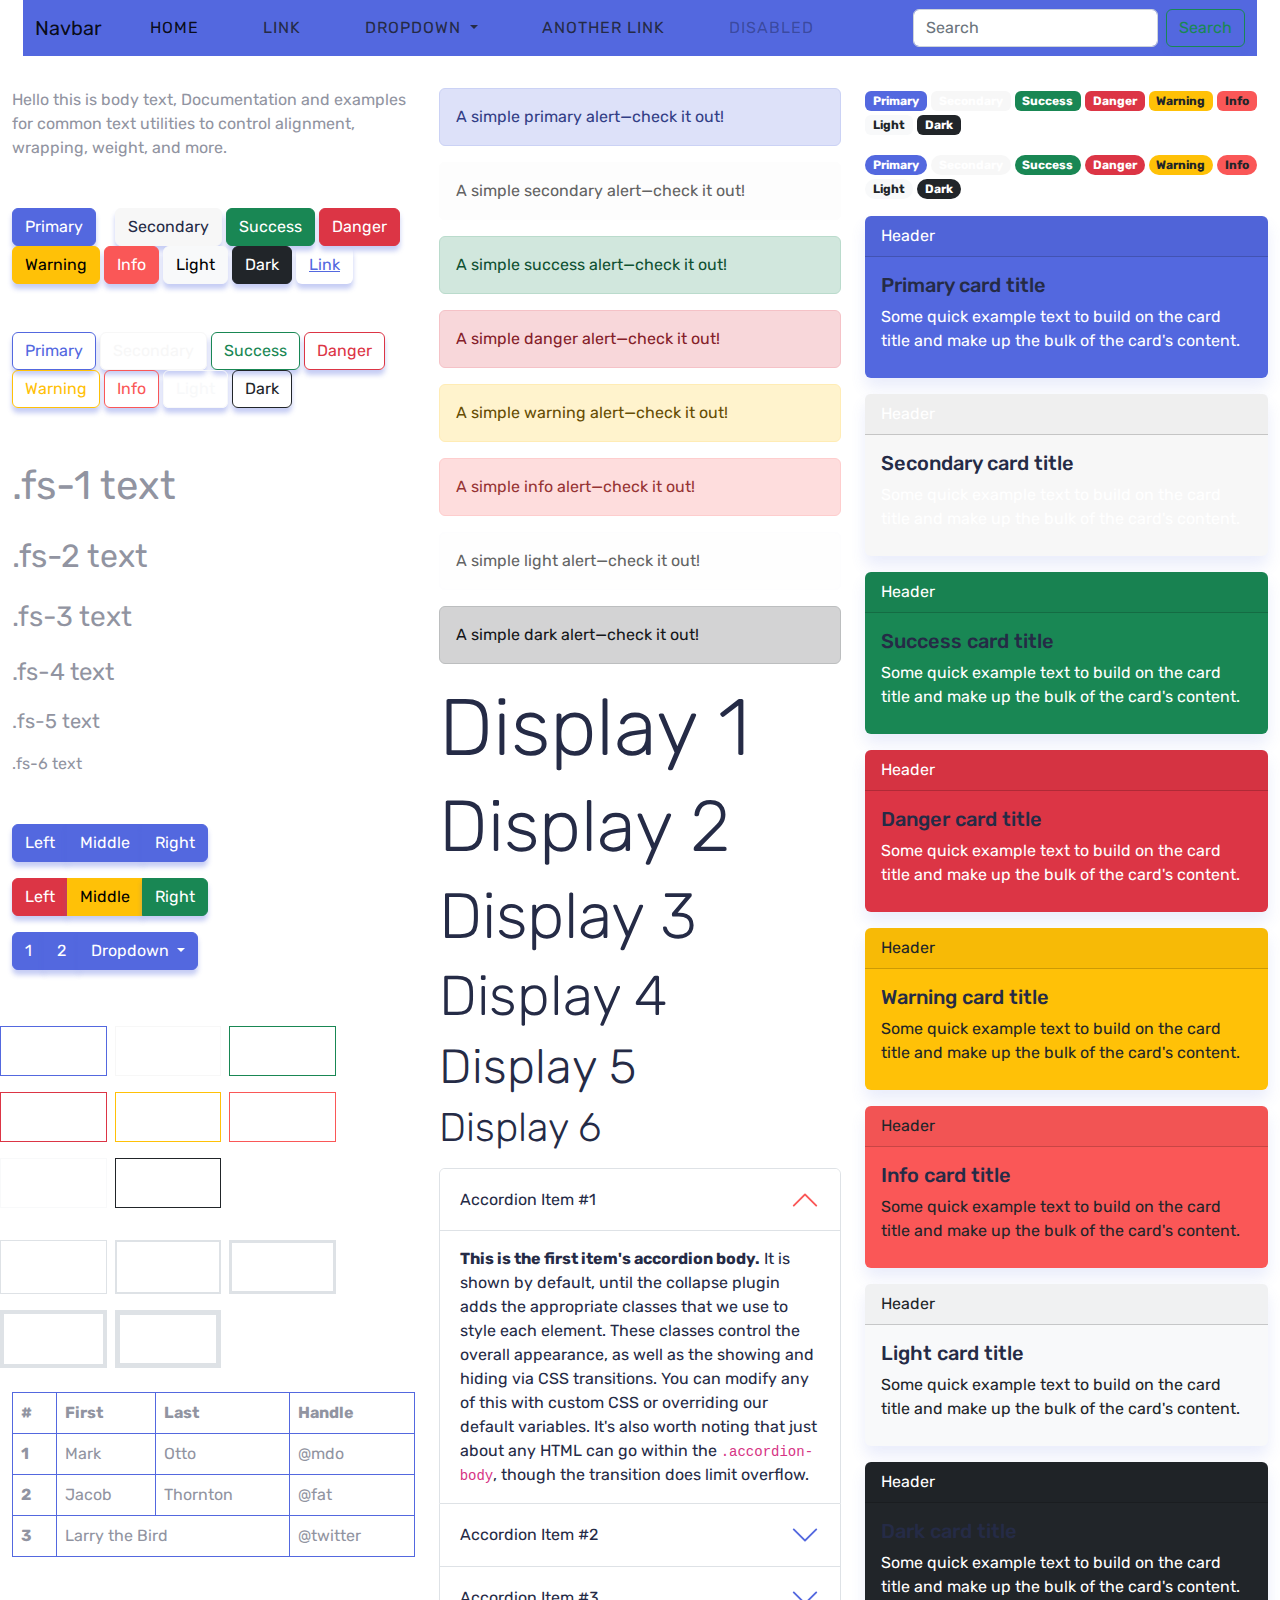
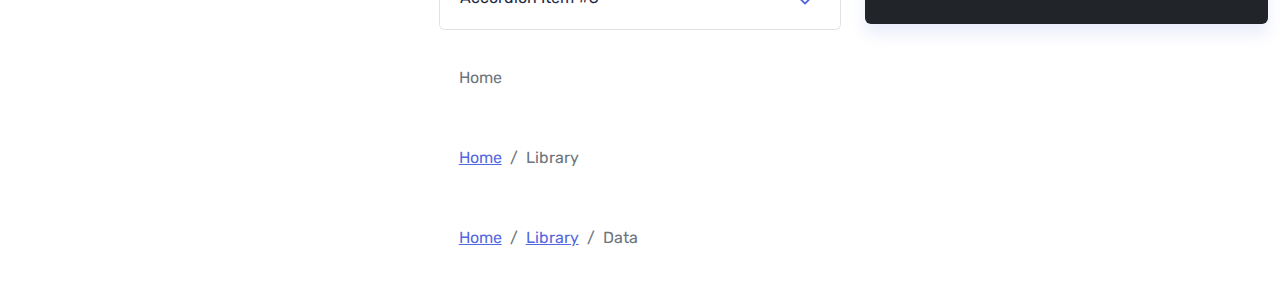
<file: theming-kit.html>
<!DOCTYPE html>
<html lang="en">
<head>
    <meta charset="UTF-8">
    <meta name="viewport" content="width=device-width, initial-scale=1">
    <title>Bootstrap v5 Themekit</title>
    <link rel="stylesheet" href="assets/css/style.css">
    <link rel="preconnect" href="https://fonts.googleapis.com">
    <link rel="preconnect" href="https://fonts.gstatic.com" crossorigin>
    <link href="https://fonts.googleapis.com/css2?family=Rubik:wght@400;500&display=swap" rel="stylesheet">
</head>
<body>
    <nav class="navbar navbar-expand-lg navbar-light bg-primary">
        <div class="container-fluid">
          <a class="navbar-brand" href="#">Navbar</a>
          <button class="navbar-toggler" type="button" data-bs-toggle="collapse" data-bs-target="#navbarSupportedContent" aria-controls="navbarSupportedContent" aria-expanded="false" aria-label="Toggle navigation">
            <span class="navbar-toggler-icon"></span>
          </button>
          <div class="collapse navbar-collapse" id="navbarSupportedContent">
            <ul class="navbar-nav me-auto mb-2 mb-lg-0">
              <li class="nav-item">
                <a class="nav-link active" aria-current="page" href="#">Home</a>
              </li>
              <li class="nav-item">
                <a class="nav-link" href="#">Link</a>
              </li>
              <li class="nav-item dropdown">
                <a class="nav-link dropdown-toggle" href="#" id="navbarDropdown" role="button" data-bs-toggle="dropdown" aria-expanded="false">
                  Dropdown
                </a>
                <ul class="dropdown-menu" aria-labelledby="navbarDropdown">
                  <li><a class="dropdown-item" href="#">Action</a></li>
                  <li><a class="dropdown-item" href="#">Another action</a></li>
                  <li><hr class="dropdown-divider"></li>
                  <li><a class="dropdown-item" href="#">Something else here</a></li>
                </ul>
              </li>
              <li class="nav-item">
                <a class="nav-link" href="#" tabindex="-1" aria-disabled="true">Another Link</a>
              </li>  
              <li class="nav-item">
                <a class="nav-link disabled" href="#" tabindex="-1" aria-disabled="true">Disabled</a>
              </li>
            </ul>
            <form class="d-flex">
              <input class="form-control me-2" type="search" placeholder="Search" aria-label="Search">
              <button class="btn btn-outline-success" type="submit">Search</button>
            </form>
          </div>
        </div>
      </nav>
    <div class="container-xxl">
        <div class="row mt-3">
            <div class="col-lg-4 col-md-6">
               <div class="mt-3 mb-3">
                <p>Hello this is body text, Documentation and examples for common text utilities to control 
                    alignment, wrapping, weight, and more.</p>
               </div>

                <div class="mt-5 mb-5">
                    <button type="button" class="btn btn-primary">Primary</button>
                    <button type="button" class="btn btn-secondary">Secondary</button>
                    <button type="button" class="btn btn-success">Success</button>
                    <button type="button" class="btn btn-danger">Danger</button>
                    <button type="button" class="btn btn-warning">Warning</button>
                    <button type="button" class="btn btn-info">Info</button>
                    <button type="button" class="btn btn-light">Light</button>
                    <button type="button" class="btn btn-dark">Dark</button>
                    <button type="button" class="btn btn-link">Link</button>
                </div>
                <div class="mt-5 mb-5">
                    <button type="button" class="btn btn-outline-primary">Primary</button>
                    <button type="button" class="btn btn-outline-secondary">Secondary</button>
                    <button type="button" class="btn btn-outline-success">Success</button>
                    <button type="button" class="btn btn-outline-danger">Danger</button>
                    <button type="button" class="btn btn-outline-warning">Warning</button>
                    <button type="button" class="btn btn-outline-info">Info</button>
                    <button type="button" class="btn btn-outline-light">Light</button>
                    <button type="button" class="btn btn-outline-dark">Dark</button>
                </div>
                <div class="mt-3 mb-3">
                  <p class="fs-1">.fs-1 text</p>
                  <p class="fs-2">.fs-2 text</p>
                  <p class="fs-3">.fs-3 text</p>
                  <p class="fs-4">.fs-4 text</p>
                  <p class="fs-5">.fs-5 text</p>
                  <p class="fs-6">.fs-6 text</p>
                </div>
                <div class="mt-5 mb-3">
                    <div class="btn-group" role="group" aria-label="Basic example">
                        <button type="button" class="btn btn-primary">Left</button>
                        <button type="button" class="btn btn-primary">Middle</button>
                        <button type="button" class="btn btn-primary">Right</button>
                      </div>
                </div>
                <div class="mt-3 mb-3">
                    <div class="btn-group" role="group" aria-label="Basic mixed styles example">
                        <button type="button" class="btn btn-danger">Left</button>
                        <button type="button" class="btn btn-warning">Middle</button>
                        <button type="button" class="btn btn-success">Right</button>
                      </div>
                </div>
                <div class="mt-3 mb-3">
                  <div class="btn-group" role="group" aria-label="Button group with nested dropdown">
                    <button type="button" class="btn btn-primary">1</button>
                    <button type="button" class="btn btn-primary">2</button>
                  
                    <div class="btn-group" role="group">
                      <button id="btnGroupDrop1" type="button" class="btn btn-primary dropdown-toggle" data-bs-toggle="dropdown" aria-expanded="false">
                        Dropdown
                      </button>
                      <ul class="dropdown-menu" aria-labelledby="btnGroupDrop1">
                        <li><a class="dropdown-item" href="#">Dropdown link</a></li>
                        <li><a class="dropdown-item" href="#">Dropdown link</a></li>
                      </ul>
                    </div>
                  </div>
                  <div class="row mt-5 mb-3">
                    <div class="col-3 p-4 border border-primary me-2 my-2"></div>
                    <div class="col-3 p-4 border border-secondary me-2 my-2"></div>
                    <div class="col-3 p-4 border border-success me-2 my-2"></div>
                    <div class="col-3 p-4 border border-danger me-2 my-2"></div>
                    <div class="col-3 p-4 border border-warning me-2 my-2"></div>
                    <div class="col-3 p-4 border border-info me-2 my-2"></div>
                    <div class="col-3 p-4 border border-light me-2 my-2"></div>
                    <div class="col-3 p-4 border border-dark me-2 my-2"></div>
                    <div class="col-3 p-4 border border-white me-2 my-2"></div>
                  </div>
                  <div class="row mt-3 mb-3 d-flex d-block">
                    <div class="col-3 p-4 border border-1 me-2 my-2"></div>
                    <div class="col-3 p-4 border border-2 me-2 my-2"></div>
                    <div class="col-3 p-4 border border-3 me-2 my-2"></div>
                    <div class="col-3 p-4 border border-4 me-2 my-2"></div>
                    <div class="col-3 p-4 border border-5 me-2 my-2"></div>
                  </div>
                 
                  <div class="mt-3 mb-3">
                    <table class="table table-bordered border-primary">
                      <thead>
                        <tr>
                          <th scope="col">#</th>
                          <th scope="col">First</th>
                          <th scope="col">Last</th>
                          <th scope="col">Handle</th>
                        </tr>
                      </thead>
                      <tbody>
                        <tr>
                          <th scope="row">1</th>
                          <td>Mark</td>
                          <td>Otto</td>
                          <td>@mdo</td>
                        </tr>
                        <tr>
                          <th scope="row">2</th>
                          <td>Jacob</td>
                          <td>Thornton</td>
                          <td>@fat</td>
                        </tr>
                        <tr>
                          <th scope="row">3</th>
                          <td colspan="2">Larry the Bird</td>
                          <td>@twitter</td>
                        </tr>
                      </tbody>
                    </table>
                  </div>
                </div>
              </div>
       
        <div class="col-lg-4 col-md-6">
            <div class="mt-3 mb-3">
                <div class="alert alert-primary" role="alert">
                    A simple primary alert—check it out!
                  </div>
                  <div class="alert alert-secondary" role="alert">
                    A simple secondary alert—check it out!
                  </div>
                  <div class="alert alert-success" role="alert">
                    A simple success alert—check it out!
                  </div>
                  <div class="alert alert-danger" role="alert">
                    A simple danger alert—check it out!
                  </div>
                  <div class="alert alert-warning" role="alert">
                    A simple warning alert—check it out!
                  </div>
                  <div class="alert alert-info" role="alert">
                    A simple info alert—check it out!
                  </div>
                  <div class="alert alert-light" role="alert">
                    A simple light alert—check it out!
                  </div>
                  <div class="alert alert-dark" role="alert">
                    A simple dark alert—check it out!
                  </div>
            </div>
            <div class="mt-3 mb-3">
                <h1 class="display-1">Display 1</h1>
                <h1 class="display-2">Display 2</h1>
                <h1 class="display-3">Display 3</h1>
                <h1 class="display-4">Display 4</h1>
                <h1 class="display-5">Display 5</h1>
                <h1 class="display-6">Display 6</h1>
            </div>
            <div class="mt-3 mb-3">
              <div class="accordion" id="accordionPanelsStayOpenExample">
                <div class="accordion-item">
                  <h2 class="accordion-header" id="panelsStayOpen-headingOne">
                    <button class="accordion-button" type="button" data-bs-toggle="collapse" data-bs-target="#panelsStayOpen-collapseOne" aria-expanded="true" aria-controls="panelsStayOpen-collapseOne">
                      Accordion Item #1
                    </button>
                  </h2>
                  <div id="panelsStayOpen-collapseOne" class="accordion-collapse collapse show" aria-labelledby="panelsStayOpen-headingOne">
                    <div class="accordion-body">
                      <strong>This is the first item's accordion body.</strong> It is shown by default, until the collapse plugin adds the appropriate classes that we use to style each element. These classes control the overall appearance, as well as the showing and hiding via CSS transitions. You can modify any of this with custom CSS or overriding our default variables. It's also worth noting that just about any HTML can go within the <code>.accordion-body</code>, though the transition does limit overflow.
                    </div>
                  </div>
                </div>
                <div class="accordion-item">
                  <h2 class="accordion-header" id="panelsStayOpen-headingTwo">
                    <button class="accordion-button collapsed" type="button" data-bs-toggle="collapse" data-bs-target="#panelsStayOpen-collapseTwo" aria-expanded="false" aria-controls="panelsStayOpen-collapseTwo">
                      Accordion Item #2
                    </button>
                  </h2>
                  <div id="panelsStayOpen-collapseTwo" class="accordion-collapse collapse" aria-labelledby="panelsStayOpen-headingTwo">
                    <div class="accordion-body">
                      <strong>This is the second item's accordion body.</strong> It is hidden by default, until the collapse plugin adds the appropriate classes that we use to style each element. These classes control the overall appearance, as well as the showing and hiding via CSS transitions. You can modify any of this with custom CSS or overriding our default variables. It's also worth noting that just about any HTML can go within the <code>.accordion-body</code>, though the transition does limit overflow.
                    </div>
                  </div>
                </div>
                <div class="accordion-item">
                  <h2 class="accordion-header" id="panelsStayOpen-headingThree">
                    <button class="accordion-button collapsed" type="button" data-bs-toggle="collapse" data-bs-target="#panelsStayOpen-collapseThree" aria-expanded="false" aria-controls="panelsStayOpen-collapseThree">
                      Accordion Item #3
                    </button>
                  </h2>
                  <div id="panelsStayOpen-collapseThree" class="accordion-collapse collapse" aria-labelledby="panelsStayOpen-headingThree">
                    <div class="accordion-body">
                      <strong>This is the third item's accordion body.</strong> It is hidden by default, until the collapse plugin adds the appropriate classes that we use to style each element. These classes control the overall appearance, as well as the showing and hiding via CSS transitions. You can modify any of this with custom CSS or overriding our default variables. It's also worth noting that just about any HTML can go within the <code>.accordion-body</code>, though the transition does limit overflow.
                    </div>
                  </div>
                </div>
              </div>
          </div>
          <div class="mt-3 mb-3">
            <nav aria-label="breadcrumb">
              <ol class="breadcrumb">
                <li class="breadcrumb-item active" aria-current="page">Home</li>
              </ol>
            </nav>
            
            <nav aria-label="breadcrumb">
              <ol class="breadcrumb">
                <li class="breadcrumb-item"><a href="#">Home</a></li>
                <li class="breadcrumb-item active" aria-current="page">Library</li>
              </ol>
            </nav>
            
            <nav aria-label="breadcrumb">
              <ol class="breadcrumb">
                <li class="breadcrumb-item"><a href="#">Home</a></li>
                <li class="breadcrumb-item"><a href="#">Library</a></li>
                <li class="breadcrumb-item active" aria-current="page">Data</li>
              </ol>
            </nav>
          </div>
        </div>
        
        <div class="col-lg-4 col-md-6">
            <div class="mt-3 mb-3">
                <span class="badge bg-primary">Primary</span>
                <span class="badge bg-secondary">Secondary</span>
                <span class="badge bg-success">Success</span>
                <span class="badge bg-danger">Danger</span>
                <span class="badge bg-warning text-dark">Warning</span>
                <span class="badge bg-info text-dark">Info</span>
                <span class="badge bg-light text-dark">Light</span>
                <span class="badge bg-dark">Dark</span>
            </div>
            <div class="mt-3 mb-3">
              <span class="badge rounded-pill bg-primary">Primary</span>
              <span class="badge rounded-pill bg-secondary">Secondary</span>
              <span class="badge rounded-pill bg-success">Success</span>
              <span class="badge rounded-pill bg-danger">Danger</span>
              <span class="badge rounded-pill bg-warning text-dark">Warning</span>
              <span class="badge rounded-pill bg-info text-dark">Info</span>
              <span class="badge rounded-pill bg-light text-dark">Light</span>
              <span class="badge rounded-pill bg-dark">Dark</span>
            </div>
            
            <div class="mt-3 mb-3">
                <div class="card text-white bg-primary mb-3">
                    <div class="card-header">Header</div>
                    <div class="card-body">
                      <h5 class="card-title">Primary card title</h5>
                      <p class="card-text">Some quick example text to build on the card title and make up the bulk of the card's content.</p>
                    </div>
                  </div>
                  <div class="card text-white bg-secondary mb-3">
                    <div class="card-header">Header</div>
                    <div class="card-body">
                      <h5 class="card-title">Secondary card title</h5>
                      <p class="card-text">Some quick example text to build on the card title and make up the bulk of the card's content.</p>
                    </div>
                  </div>
                  <div class="card text-white bg-success mb-3">
                    <div class="card-header">Header</div>
                    <div class="card-body">
                      <h5 class="card-title">Success card title</h5>
                      <p class="card-text">Some quick example text to build on the card title and make up the bulk of the card's content.</p>
                    </div>
                  </div>
                  <div class="card text-white bg-danger mb-3">
                    <div class="card-header">Header</div>
                    <div class="card-body">
                      <h5 class="card-title">Danger card title</h5>
                      <p class="card-text">Some quick example text to build on the card title and make up the bulk of the card's content.</p>
                    </div>
                  </div>
                  <div class="card text-dark bg-warning mb-3">
                    <div class="card-header">Header</div>
                    <div class="card-body">
                      <h5 class="card-title">Warning card title</h5>
                      <p class="card-text">Some quick example text to build on the card title and make up the bulk of the card's content.</p>
                    </div>
                  </div>
                  <div class="card text-dark bg-info mb-3">
                    <div class="card-header">Header</div>
                    <div class="card-body">
                      <h5 class="card-title">Info card title</h5>
                      <p class="card-text">Some quick example text to build on the card title and make up the bulk of the card's content.</p>
                    </div>
                  </div>
                  <div class="card text-dark bg-light mb-3">
                    <div class="card-header">Header</div>
                    <div class="card-body">
                      <h5 class="card-title">Light card title</h5>
                      <p class="card-text">Some quick example text to build on the card title and make up the bulk of the card's content.</p>
                    </div>
                  </div>
                  <div class="card text-white bg-dark mb-3">
                    <div class="card-header">Header</div>
                    <div class="card-body">
                      <h5 class="card-title">Dark card title</h5>
                      <p class="card-text">Some quick example text to build on the card title and make up the bulk of the card's content.</p>
                    </div>
                  </div>
            </div>
        </div>
    </div>
    </div>

    <script src="https://cdn.jsdelivr.net/npm/@popperjs/core@2.9.3/dist/umd/popper.min.js" integrity="sha384-W8fXfP3gkOKtndU4JGtKDvXbO53Wy8SZCQHczT5FMiiqmQfUpWbYdTil/SxwZgAN" crossorigin="anonymous"></script>
<script src="https://cdn.jsdelivr.net/npm/bootstrap@5.1.1/dist/js/bootstrap.min.js" integrity="sha384-skAcpIdS7UcVUC05LJ9Dxay8AXcDYfBJqt1CJ85S/CFujBsIzCIv+l9liuYLaMQ/" crossorigin="anonymous"></script>
    <!-- <script src="assets/js/popper.min.js"></script> -->
</body>
</html>
</file>
<file: assets/css/style.css>
@charset "UTF-8";
.btn.btn-primary:hover {
  color: #5368df;
  background-color: #fff;
  border-color: #5368df;
}

.btn.btn-secondary {
  color: #252b46;
}
.btn.btn-secondary:hover {
  color: #252b46;
  background-color: #fff;
  border-color: #252b46;
}

.mt-12 {
  margin-top: 10rem;
}

/*

$accordion-icon-width:                    1.25rem !default;
$accordion-icon-transition:               transform .2s ease-in-out !default;
$accordion-icon-transform:                rotate(-180deg) !default;

$accordion-button-icon:         url("data:image/svg+xml,
<svg xmlns='http://www.w3.org/2000/svg' viewBox='0 0 16 16' fill='#5368df'>
<path fill-rule='evenodd' d='M1.646 4.646a.5.5 0 0 1 .708 0L8 10.293l5.646-5.647a.5.5 0 0 1 .708.708l-6 6a.5.5 0 0 1-.708 0l-6-6a.5.5 0 0 1 0-.708z'/>
</svg>") !default;

$accordion-button-active-icon:  url("data:image/svg+xml,<svg xmlns='http://www.w3.org/2000/svg' viewBox='0 0 16 16' fill='#fa5757'><path fill-rule='evenodd' d='M1.646 4.646a.5.5 0 0 1 .708 0L8 10.293l5.646-5.647a.5.5 0 0 1 .708.708l-6 6a.5.5 0 0 1-.708 0l-6-6a.5.5 0 0 1 0-.708z'/></svg>") !default;
// scss-docs-end accordion-variables
*/
/*!
 * Bootstrap  v5.2.3 (https://getbootstrap.com/)
 * Copyright 2011-2022 The Bootstrap Authors
 * Copyright 2011-2022 Twitter, Inc.
 * Licensed under MIT (https://github.com/twbs/bootstrap/blob/main/LICENSE)
 */
:root {
  --bs-blue: #0d6efd;
  --bs-indigo: #6610f2;
  --bs-purple: #6f42c1;
  --bs-pink: #d63384;
  --bs-red: #dc3545;
  --bs-orange: #fd7e14;
  --bs-yellow: #ffc107;
  --bs-green: #198754;
  --bs-teal: #20c997;
  --bs-cyan: #0dcaf0;
  --bs-black: #000;
  --bs-white: #fff;
  --bs-gray: #6c757d;
  --bs-gray-dark: #343a40;
  --bs-gray-100: #f8f9fa;
  --bs-gray-200: #e9ecef;
  --bs-gray-300: #dee2e6;
  --bs-gray-400: #ced4da;
  --bs-gray-500: #adb5bd;
  --bs-gray-600: #6c757d;
  --bs-gray-700: #495057;
  --bs-gray-800: #343a40;
  --bs-gray-900: #212529;
  --bs-primary: #5368df;
  --bs-secondary: #F7F7F7;
  --bs-success: #198754;
  --bs-info: #fa5757;
  --bs-warning: #ffc107;
  --bs-danger: #dc3545;
  --bs-light: #f8f9fa;
  --bs-dark: #212529;
  --bs-primary-rgb: 83, 104, 223;
  --bs-secondary-rgb: 247, 247, 247;
  --bs-success-rgb: 25, 135, 84;
  --bs-info-rgb: 250, 87, 87;
  --bs-warning-rgb: 255, 193, 7;
  --bs-danger-rgb: 220, 53, 69;
  --bs-light-rgb: 248, 249, 250;
  --bs-dark-rgb: 33, 37, 41;
  --bs-white-rgb: 255, 255, 255;
  --bs-black-rgb: 0, 0, 0;
  --bs-body-color-rgb: 145, 148, 161;
  --bs-body-bg-rgb: 255, 255, 255;
  --bs-font-sans-serif: "Rubik", sans-serif;
  --bs-font-monospace: SFMono-Regular, Menlo, Monaco, Consolas, "Liberation Mono", "Courier New", monospace;
  --bs-gradient: linear-gradient(180deg, rgba(255, 255, 255, 0.15), rgba(255, 255, 255, 0));
  --bs-body-font-family: var(--bs-font-sans-serif);
  --bs-body-font-size: 1rem;
  --bs-body-font-weight: 400;
  --bs-body-line-height: 1.5;
  --bs-body-color: #9194a1;
  --bs-body-bg: #fff;
  --bs-border-width: 1px;
  --bs-border-style: solid;
  --bs-border-color: #dee2e6;
  --bs-border-color-translucent: rgba(0, 0, 0, 0.175);
  --bs-border-radius: 0.375rem;
  --bs-border-radius-sm: 0.25rem;
  --bs-border-radius-lg: 0.5rem;
  --bs-border-radius-xl: 1rem;
  --bs-border-radius-2xl: 2rem;
  --bs-border-radius-pill: 50rem;
  --bs-link-color: #5368df;
  --bs-link-hover-color: #4253b2;
  --bs-code-color: #d63384;
  --bs-highlight-bg: #fff3cd;
}

*,
*::before,
*::after {
  box-sizing: border-box;
}

@media (prefers-reduced-motion: no-preference) {
  :root {
    scroll-behavior: smooth;
  }
}

body {
  margin: 0;
  font-family: var(--bs-body-font-family);
  font-size: var(--bs-body-font-size);
  font-weight: var(--bs-body-font-weight);
  line-height: var(--bs-body-line-height);
  color: var(--bs-body-color);
  text-align: var(--bs-body-text-align);
  background-color: var(--bs-body-bg);
  -webkit-text-size-adjust: 100%;
  -webkit-tap-highlight-color: rgba(0, 0, 0, 0);
}

hr {
  margin: 1rem 0;
  color: inherit;
  border: 0;
  border-top: 1px solid;
  opacity: 0.25;
}

h6, .h6, h5, .h5, h4, .h4, h3, .h3, h2, .h2, h1, .h1 {
  margin-top: 0;
  margin-bottom: 0.5rem;
  font-weight: 500;
  line-height: 1.2;
  color: #252b46;
}

h1, .h1 {
  font-size: calc(1.375rem + 1.5vw);
}
@media (min-width: 1200px) {
  h1, .h1 {
    font-size: 2.5rem;
  }
}

h2, .h2 {
  font-size: calc(1.325rem + 0.9vw);
}
@media (min-width: 1200px) {
  h2, .h2 {
    font-size: 2rem;
  }
}

h3, .h3 {
  font-size: calc(1.3rem + 0.6vw);
}
@media (min-width: 1200px) {
  h3, .h3 {
    font-size: 1.75rem;
  }
}

h4, .h4 {
  font-size: calc(1.275rem + 0.3vw);
}
@media (min-width: 1200px) {
  h4, .h4 {
    font-size: 1.5rem;
  }
}

h5, .h5 {
  font-size: 1.25rem;
}

h6, .h6 {
  font-size: 1rem;
}

p {
  margin-top: 0;
  margin-bottom: 1rem;
}

abbr[title] {
  text-decoration: underline dotted;
  cursor: help;
  text-decoration-skip-ink: none;
}

address {
  margin-bottom: 1rem;
  font-style: normal;
  line-height: inherit;
}

ol,
ul {
  padding-left: 2rem;
}

ol,
ul,
dl {
  margin-top: 0;
  margin-bottom: 1rem;
}

ol ol,
ul ul,
ol ul,
ul ol {
  margin-bottom: 0;
}

dt {
  font-weight: 700;
}

dd {
  margin-bottom: 0.5rem;
  margin-left: 0;
}

blockquote {
  margin: 0 0 1rem;
}

b,
strong {
  font-weight: bolder;
}

small, .small {
  font-size: 0.875em;
}

mark, .mark {
  padding: 0.1875em;
  background-color: var(--bs-highlight-bg);
}

sub,
sup {
  position: relative;
  font-size: 0.75em;
  line-height: 0;
  vertical-align: baseline;
}

sub {
  bottom: -0.25em;
}

sup {
  top: -0.5em;
}

a {
  color: var(--bs-link-color);
  text-decoration: underline;
}
a:hover {
  color: var(--bs-link-hover-color);
}

a:not([href]):not([class]), a:not([href]):not([class]):hover {
  color: inherit;
  text-decoration: none;
}

pre,
code,
kbd,
samp {
  font-family: var(--bs-font-monospace);
  font-size: 1em;
}

pre {
  display: block;
  margin-top: 0;
  margin-bottom: 1rem;
  overflow: auto;
  font-size: 0.875em;
}
pre code {
  font-size: inherit;
  color: inherit;
  word-break: normal;
}

code {
  font-size: 0.875em;
  color: var(--bs-code-color);
  word-wrap: break-word;
}
a > code {
  color: inherit;
}

kbd {
  padding: 0.1875rem 0.375rem;
  font-size: 0.875em;
  color: var(--bs-body-bg);
  background-color: var(--bs-body-color);
  border-radius: 0.25rem;
}
kbd kbd {
  padding: 0;
  font-size: 1em;
}

figure {
  margin: 0 0 1rem;
}

img,
svg {
  vertical-align: middle;
}

table {
  caption-side: bottom;
  border-collapse: collapse;
}

caption {
  padding-top: 0.5rem;
  padding-bottom: 0.5rem;
  color: #6c757d;
  text-align: left;
}

th {
  text-align: inherit;
  text-align: -webkit-match-parent;
}

thead,
tbody,
tfoot,
tr,
td,
th {
  border-color: inherit;
  border-style: solid;
  border-width: 0;
}

label {
  display: inline-block;
}

button {
  border-radius: 0;
}

button:focus:not(:focus-visible) {
  outline: 0;
}

input,
button,
select,
optgroup,
textarea {
  margin: 0;
  font-family: inherit;
  font-size: inherit;
  line-height: inherit;
}

button,
select {
  text-transform: none;
}

[role=button] {
  cursor: pointer;
}

select {
  word-wrap: normal;
}
select:disabled {
  opacity: 1;
}

[list]:not([type=date]):not([type=datetime-local]):not([type=month]):not([type=week]):not([type=time])::-webkit-calendar-picker-indicator {
  display: none !important;
}

button,
[type=button],
[type=reset],
[type=submit] {
  -webkit-appearance: button;
}
button:not(:disabled),
[type=button]:not(:disabled),
[type=reset]:not(:disabled),
[type=submit]:not(:disabled) {
  cursor: pointer;
}

::-moz-focus-inner {
  padding: 0;
  border-style: none;
}

textarea {
  resize: vertical;
}

fieldset {
  min-width: 0;
  padding: 0;
  margin: 0;
  border: 0;
}

legend {
  float: left;
  width: 100%;
  padding: 0;
  margin-bottom: 0.5rem;
  font-size: calc(1.275rem + 0.3vw);
  line-height: inherit;
}
@media (min-width: 1200px) {
  legend {
    font-size: 1.5rem;
  }
}
legend + * {
  clear: left;
}

::-webkit-datetime-edit-fields-wrapper,
::-webkit-datetime-edit-text,
::-webkit-datetime-edit-minute,
::-webkit-datetime-edit-hour-field,
::-webkit-datetime-edit-day-field,
::-webkit-datetime-edit-month-field,
::-webkit-datetime-edit-year-field {
  padding: 0;
}

::-webkit-inner-spin-button {
  height: auto;
}

[type=search] {
  outline-offset: -2px;
  -webkit-appearance: textfield;
}

/* rtl:raw:
[type="tel"],
[type="url"],
[type="email"],
[type="number"] {
  direction: ltr;
}
*/
::-webkit-search-decoration {
  -webkit-appearance: none;
}

::-webkit-color-swatch-wrapper {
  padding: 0;
}

::file-selector-button {
  font: inherit;
  -webkit-appearance: button;
}

output {
  display: inline-block;
}

iframe {
  border: 0;
}

summary {
  display: list-item;
  cursor: pointer;
}

progress {
  vertical-align: baseline;
}

[hidden] {
  display: none !important;
}

.lead {
  font-size: 1.25rem;
  font-weight: 300;
}

.display-1 {
  font-size: calc(1.625rem + 4.5vw);
  font-weight: 300;
  line-height: 1.2;
}
@media (min-width: 1200px) {
  .display-1 {
    font-size: 5rem;
  }
}

.display-2 {
  font-size: calc(1.575rem + 3.9vw);
  font-weight: 300;
  line-height: 1.2;
}
@media (min-width: 1200px) {
  .display-2 {
    font-size: 4.5rem;
  }
}

.display-3 {
  font-size: calc(1.525rem + 3.3vw);
  font-weight: 300;
  line-height: 1.2;
}
@media (min-width: 1200px) {
  .display-3 {
    font-size: 4rem;
  }
}

.display-4 {
  font-size: calc(1.475rem + 2.7vw);
  font-weight: 300;
  line-height: 1.2;
}
@media (min-width: 1200px) {
  .display-4 {
    font-size: 3.5rem;
  }
}

.display-5 {
  font-size: calc(1.425rem + 2.1vw);
  font-weight: 300;
  line-height: 1.2;
}
@media (min-width: 1200px) {
  .display-5 {
    font-size: 3rem;
  }
}

.display-6 {
  font-size: calc(1.375rem + 1.5vw);
  font-weight: 300;
  line-height: 1.2;
}
@media (min-width: 1200px) {
  .display-6 {
    font-size: 2.5rem;
  }
}

.list-unstyled {
  padding-left: 0;
  list-style: none;
}

.list-inline {
  padding-left: 0;
  list-style: none;
}

.list-inline-item {
  display: inline-block;
}
.list-inline-item:not(:last-child) {
  margin-right: 0.5rem;
}

.initialism {
  font-size: 0.875em;
  text-transform: uppercase;
}

.blockquote {
  margin-bottom: 1rem;
  font-size: 1.25rem;
}
.blockquote > :last-child {
  margin-bottom: 0;
}

.blockquote-footer {
  margin-top: -1rem;
  margin-bottom: 1rem;
  font-size: 0.875em;
  color: #6c757d;
}
.blockquote-footer::before {
  content: "— ";
}

.img-fluid {
  max-width: 100%;
  height: auto;
}

.img-thumbnail {
  padding: 0.25rem;
  background-color: #fff;
  border: 1px solid var(--bs-border-color);
  border-radius: 0.375rem;
  max-width: 100%;
  height: auto;
}

.figure {
  display: inline-block;
}

.figure-img {
  margin-bottom: 0.5rem;
  line-height: 1;
}

.figure-caption {
  font-size: 0.875em;
  color: #6c757d;
}

.container,
.container-fluid,
.container-xxl,
.container-xl,
.container-lg,
.container-md,
.container-sm {
  --bs-gutter-x: 1.5rem;
  --bs-gutter-y: 0;
  width: 100%;
  padding-right: calc(var(--bs-gutter-x) * .5);
  padding-left: calc(var(--bs-gutter-x) * .5);
  margin-right: auto;
  margin-left: auto;
}

@media (min-width: 576px) {
  .container-sm, .container {
    max-width: 540px;
  }
}
@media (min-width: 768px) {
  .container-md, .container-sm, .container {
    max-width: 720px;
  }
}
@media (min-width: 992px) {
  .container-lg, .container-md, .container-sm, .container {
    max-width: 960px;
  }
}
@media (min-width: 1200px) {
  .container-xl, .container-lg, .container-md, .container-sm, .container {
    max-width: 1140px;
  }
}
@media (min-width: 1400px) {
  .container-xxl, .container-xl, .container-lg, .container-md, .container-sm, .container {
    max-width: 1320px;
  }
}
.row {
  --bs-gutter-x: 1.5rem;
  --bs-gutter-y: 0;
  display: flex;
  flex-wrap: wrap;
  margin-top: calc(-1 * var(--bs-gutter-y));
  margin-right: calc(-.5 * var(--bs-gutter-x));
  margin-left: calc(-.5 * var(--bs-gutter-x));
}
.row > * {
  flex-shrink: 0;
  width: 100%;
  max-width: 100%;
  padding-right: calc(var(--bs-gutter-x) * .5);
  padding-left: calc(var(--bs-gutter-x) * .5);
  margin-top: var(--bs-gutter-y);
}

.col {
  flex: 1 0 0%;
}

.row-cols-auto > * {
  flex: 0 0 auto;
  width: auto;
}

.row-cols-1 > * {
  flex: 0 0 auto;
  width: 100%;
}

.row-cols-2 > * {
  flex: 0 0 auto;
  width: 50%;
}

.row-cols-3 > * {
  flex: 0 0 auto;
  width: 33.3333333333%;
}

.row-cols-4 > * {
  flex: 0 0 auto;
  width: 25%;
}

.row-cols-5 > * {
  flex: 0 0 auto;
  width: 20%;
}

.row-cols-6 > * {
  flex: 0 0 auto;
  width: 16.6666666667%;
}

.col-auto {
  flex: 0 0 auto;
  width: auto;
}

.col-1 {
  flex: 0 0 auto;
  width: 8.33333333%;
}

.col-2 {
  flex: 0 0 auto;
  width: 16.66666667%;
}

.col-3 {
  flex: 0 0 auto;
  width: 25%;
}

.col-4 {
  flex: 0 0 auto;
  width: 33.33333333%;
}

.col-5 {
  flex: 0 0 auto;
  width: 41.66666667%;
}

.col-6 {
  flex: 0 0 auto;
  width: 50%;
}

.col-7 {
  flex: 0 0 auto;
  width: 58.33333333%;
}

.col-8 {
  flex: 0 0 auto;
  width: 66.66666667%;
}

.col-9 {
  flex: 0 0 auto;
  width: 75%;
}

.col-10 {
  flex: 0 0 auto;
  width: 83.33333333%;
}

.col-11 {
  flex: 0 0 auto;
  width: 91.66666667%;
}

.col-12 {
  flex: 0 0 auto;
  width: 100%;
}

.offset-1 {
  margin-left: 8.33333333%;
}

.offset-2 {
  margin-left: 16.66666667%;
}

.offset-3 {
  margin-left: 25%;
}

.offset-4 {
  margin-left: 33.33333333%;
}

.offset-5 {
  margin-left: 41.66666667%;
}

.offset-6 {
  margin-left: 50%;
}

.offset-7 {
  margin-left: 58.33333333%;
}

.offset-8 {
  margin-left: 66.66666667%;
}

.offset-9 {
  margin-left: 75%;
}

.offset-10 {
  margin-left: 83.33333333%;
}

.offset-11 {
  margin-left: 91.66666667%;
}

.g-0,
.gx-0 {
  --bs-gutter-x: 0;
}

.g-0,
.gy-0 {
  --bs-gutter-y: 0;
}

.g-1,
.gx-1 {
  --bs-gutter-x: 0.25rem;
}

.g-1,
.gy-1 {
  --bs-gutter-y: 0.25rem;
}

.g-2,
.gx-2 {
  --bs-gutter-x: 0.5rem;
}

.g-2,
.gy-2 {
  --bs-gutter-y: 0.5rem;
}

.g-3,
.gx-3 {
  --bs-gutter-x: 1rem;
}

.g-3,
.gy-3 {
  --bs-gutter-y: 1rem;
}

.g-4,
.gx-4 {
  --bs-gutter-x: 1.5rem;
}

.g-4,
.gy-4 {
  --bs-gutter-y: 1.5rem;
}

.g-5,
.gx-5 {
  --bs-gutter-x: 3rem;
}

.g-5,
.gy-5 {
  --bs-gutter-y: 3rem;
}

@media (min-width: 576px) {
  .col-sm {
    flex: 1 0 0%;
  }

  .row-cols-sm-auto > * {
    flex: 0 0 auto;
    width: auto;
  }

  .row-cols-sm-1 > * {
    flex: 0 0 auto;
    width: 100%;
  }

  .row-cols-sm-2 > * {
    flex: 0 0 auto;
    width: 50%;
  }

  .row-cols-sm-3 > * {
    flex: 0 0 auto;
    width: 33.3333333333%;
  }

  .row-cols-sm-4 > * {
    flex: 0 0 auto;
    width: 25%;
  }

  .row-cols-sm-5 > * {
    flex: 0 0 auto;
    width: 20%;
  }

  .row-cols-sm-6 > * {
    flex: 0 0 auto;
    width: 16.6666666667%;
  }

  .col-sm-auto {
    flex: 0 0 auto;
    width: auto;
  }

  .col-sm-1 {
    flex: 0 0 auto;
    width: 8.33333333%;
  }

  .col-sm-2 {
    flex: 0 0 auto;
    width: 16.66666667%;
  }

  .col-sm-3 {
    flex: 0 0 auto;
    width: 25%;
  }

  .col-sm-4 {
    flex: 0 0 auto;
    width: 33.33333333%;
  }

  .col-sm-5 {
    flex: 0 0 auto;
    width: 41.66666667%;
  }

  .col-sm-6 {
    flex: 0 0 auto;
    width: 50%;
  }

  .col-sm-7 {
    flex: 0 0 auto;
    width: 58.33333333%;
  }

  .col-sm-8 {
    flex: 0 0 auto;
    width: 66.66666667%;
  }

  .col-sm-9 {
    flex: 0 0 auto;
    width: 75%;
  }

  .col-sm-10 {
    flex: 0 0 auto;
    width: 83.33333333%;
  }

  .col-sm-11 {
    flex: 0 0 auto;
    width: 91.66666667%;
  }

  .col-sm-12 {
    flex: 0 0 auto;
    width: 100%;
  }

  .offset-sm-0 {
    margin-left: 0;
  }

  .offset-sm-1 {
    margin-left: 8.33333333%;
  }

  .offset-sm-2 {
    margin-left: 16.66666667%;
  }

  .offset-sm-3 {
    margin-left: 25%;
  }

  .offset-sm-4 {
    margin-left: 33.33333333%;
  }

  .offset-sm-5 {
    margin-left: 41.66666667%;
  }

  .offset-sm-6 {
    margin-left: 50%;
  }

  .offset-sm-7 {
    margin-left: 58.33333333%;
  }

  .offset-sm-8 {
    margin-left: 66.66666667%;
  }

  .offset-sm-9 {
    margin-left: 75%;
  }

  .offset-sm-10 {
    margin-left: 83.33333333%;
  }

  .offset-sm-11 {
    margin-left: 91.66666667%;
  }

  .g-sm-0,
.gx-sm-0 {
    --bs-gutter-x: 0;
  }

  .g-sm-0,
.gy-sm-0 {
    --bs-gutter-y: 0;
  }

  .g-sm-1,
.gx-sm-1 {
    --bs-gutter-x: 0.25rem;
  }

  .g-sm-1,
.gy-sm-1 {
    --bs-gutter-y: 0.25rem;
  }

  .g-sm-2,
.gx-sm-2 {
    --bs-gutter-x: 0.5rem;
  }

  .g-sm-2,
.gy-sm-2 {
    --bs-gutter-y: 0.5rem;
  }

  .g-sm-3,
.gx-sm-3 {
    --bs-gutter-x: 1rem;
  }

  .g-sm-3,
.gy-sm-3 {
    --bs-gutter-y: 1rem;
  }

  .g-sm-4,
.gx-sm-4 {
    --bs-gutter-x: 1.5rem;
  }

  .g-sm-4,
.gy-sm-4 {
    --bs-gutter-y: 1.5rem;
  }

  .g-sm-5,
.gx-sm-5 {
    --bs-gutter-x: 3rem;
  }

  .g-sm-5,
.gy-sm-5 {
    --bs-gutter-y: 3rem;
  }
}
@media (min-width: 768px) {
  .col-md {
    flex: 1 0 0%;
  }

  .row-cols-md-auto > * {
    flex: 0 0 auto;
    width: auto;
  }

  .row-cols-md-1 > * {
    flex: 0 0 auto;
    width: 100%;
  }

  .row-cols-md-2 > * {
    flex: 0 0 auto;
    width: 50%;
  }

  .row-cols-md-3 > * {
    flex: 0 0 auto;
    width: 33.3333333333%;
  }

  .row-cols-md-4 > * {
    flex: 0 0 auto;
    width: 25%;
  }

  .row-cols-md-5 > * {
    flex: 0 0 auto;
    width: 20%;
  }

  .row-cols-md-6 > * {
    flex: 0 0 auto;
    width: 16.6666666667%;
  }

  .col-md-auto {
    flex: 0 0 auto;
    width: auto;
  }

  .col-md-1 {
    flex: 0 0 auto;
    width: 8.33333333%;
  }

  .col-md-2 {
    flex: 0 0 auto;
    width: 16.66666667%;
  }

  .col-md-3 {
    flex: 0 0 auto;
    width: 25%;
  }

  .col-md-4 {
    flex: 0 0 auto;
    width: 33.33333333%;
  }

  .col-md-5 {
    flex: 0 0 auto;
    width: 41.66666667%;
  }

  .col-md-6 {
    flex: 0 0 auto;
    width: 50%;
  }

  .col-md-7 {
    flex: 0 0 auto;
    width: 58.33333333%;
  }

  .col-md-8 {
    flex: 0 0 auto;
    width: 66.66666667%;
  }

  .col-md-9 {
    flex: 0 0 auto;
    width: 75%;
  }

  .col-md-10 {
    flex: 0 0 auto;
    width: 83.33333333%;
  }

  .col-md-11 {
    flex: 0 0 auto;
    width: 91.66666667%;
  }

  .col-md-12 {
    flex: 0 0 auto;
    width: 100%;
  }

  .offset-md-0 {
    margin-left: 0;
  }

  .offset-md-1 {
    margin-left: 8.33333333%;
  }

  .offset-md-2 {
    margin-left: 16.66666667%;
  }

  .offset-md-3 {
    margin-left: 25%;
  }

  .offset-md-4 {
    margin-left: 33.33333333%;
  }

  .offset-md-5 {
    margin-left: 41.66666667%;
  }

  .offset-md-6 {
    margin-left: 50%;
  }

  .offset-md-7 {
    margin-left: 58.33333333%;
  }

  .offset-md-8 {
    margin-left: 66.66666667%;
  }

  .offset-md-9 {
    margin-left: 75%;
  }

  .offset-md-10 {
    margin-left: 83.33333333%;
  }

  .offset-md-11 {
    margin-left: 91.66666667%;
  }

  .g-md-0,
.gx-md-0 {
    --bs-gutter-x: 0;
  }

  .g-md-0,
.gy-md-0 {
    --bs-gutter-y: 0;
  }

  .g-md-1,
.gx-md-1 {
    --bs-gutter-x: 0.25rem;
  }

  .g-md-1,
.gy-md-1 {
    --bs-gutter-y: 0.25rem;
  }

  .g-md-2,
.gx-md-2 {
    --bs-gutter-x: 0.5rem;
  }

  .g-md-2,
.gy-md-2 {
    --bs-gutter-y: 0.5rem;
  }

  .g-md-3,
.gx-md-3 {
    --bs-gutter-x: 1rem;
  }

  .g-md-3,
.gy-md-3 {
    --bs-gutter-y: 1rem;
  }

  .g-md-4,
.gx-md-4 {
    --bs-gutter-x: 1.5rem;
  }

  .g-md-4,
.gy-md-4 {
    --bs-gutter-y: 1.5rem;
  }

  .g-md-5,
.gx-md-5 {
    --bs-gutter-x: 3rem;
  }

  .g-md-5,
.gy-md-5 {
    --bs-gutter-y: 3rem;
  }
}
@media (min-width: 992px) {
  .col-lg {
    flex: 1 0 0%;
  }

  .row-cols-lg-auto > * {
    flex: 0 0 auto;
    width: auto;
  }

  .row-cols-lg-1 > * {
    flex: 0 0 auto;
    width: 100%;
  }

  .row-cols-lg-2 > * {
    flex: 0 0 auto;
    width: 50%;
  }

  .row-cols-lg-3 > * {
    flex: 0 0 auto;
    width: 33.3333333333%;
  }

  .row-cols-lg-4 > * {
    flex: 0 0 auto;
    width: 25%;
  }

  .row-cols-lg-5 > * {
    flex: 0 0 auto;
    width: 20%;
  }

  .row-cols-lg-6 > * {
    flex: 0 0 auto;
    width: 16.6666666667%;
  }

  .col-lg-auto {
    flex: 0 0 auto;
    width: auto;
  }

  .col-lg-1 {
    flex: 0 0 auto;
    width: 8.33333333%;
  }

  .col-lg-2 {
    flex: 0 0 auto;
    width: 16.66666667%;
  }

  .col-lg-3 {
    flex: 0 0 auto;
    width: 25%;
  }

  .col-lg-4 {
    flex: 0 0 auto;
    width: 33.33333333%;
  }

  .col-lg-5 {
    flex: 0 0 auto;
    width: 41.66666667%;
  }

  .col-lg-6 {
    flex: 0 0 auto;
    width: 50%;
  }

  .col-lg-7 {
    flex: 0 0 auto;
    width: 58.33333333%;
  }

  .col-lg-8 {
    flex: 0 0 auto;
    width: 66.66666667%;
  }

  .col-lg-9 {
    flex: 0 0 auto;
    width: 75%;
  }

  .col-lg-10 {
    flex: 0 0 auto;
    width: 83.33333333%;
  }

  .col-lg-11 {
    flex: 0 0 auto;
    width: 91.66666667%;
  }

  .col-lg-12 {
    flex: 0 0 auto;
    width: 100%;
  }

  .offset-lg-0 {
    margin-left: 0;
  }

  .offset-lg-1 {
    margin-left: 8.33333333%;
  }

  .offset-lg-2 {
    margin-left: 16.66666667%;
  }

  .offset-lg-3 {
    margin-left: 25%;
  }

  .offset-lg-4 {
    margin-left: 33.33333333%;
  }

  .offset-lg-5 {
    margin-left: 41.66666667%;
  }

  .offset-lg-6 {
    margin-left: 50%;
  }

  .offset-lg-7 {
    margin-left: 58.33333333%;
  }

  .offset-lg-8 {
    margin-left: 66.66666667%;
  }

  .offset-lg-9 {
    margin-left: 75%;
  }

  .offset-lg-10 {
    margin-left: 83.33333333%;
  }

  .offset-lg-11 {
    margin-left: 91.66666667%;
  }

  .g-lg-0,
.gx-lg-0 {
    --bs-gutter-x: 0;
  }

  .g-lg-0,
.gy-lg-0 {
    --bs-gutter-y: 0;
  }

  .g-lg-1,
.gx-lg-1 {
    --bs-gutter-x: 0.25rem;
  }

  .g-lg-1,
.gy-lg-1 {
    --bs-gutter-y: 0.25rem;
  }

  .g-lg-2,
.gx-lg-2 {
    --bs-gutter-x: 0.5rem;
  }

  .g-lg-2,
.gy-lg-2 {
    --bs-gutter-y: 0.5rem;
  }

  .g-lg-3,
.gx-lg-3 {
    --bs-gutter-x: 1rem;
  }

  .g-lg-3,
.gy-lg-3 {
    --bs-gutter-y: 1rem;
  }

  .g-lg-4,
.gx-lg-4 {
    --bs-gutter-x: 1.5rem;
  }

  .g-lg-4,
.gy-lg-4 {
    --bs-gutter-y: 1.5rem;
  }

  .g-lg-5,
.gx-lg-5 {
    --bs-gutter-x: 3rem;
  }

  .g-lg-5,
.gy-lg-5 {
    --bs-gutter-y: 3rem;
  }
}
@media (min-width: 1200px) {
  .col-xl {
    flex: 1 0 0%;
  }

  .row-cols-xl-auto > * {
    flex: 0 0 auto;
    width: auto;
  }

  .row-cols-xl-1 > * {
    flex: 0 0 auto;
    width: 100%;
  }

  .row-cols-xl-2 > * {
    flex: 0 0 auto;
    width: 50%;
  }

  .row-cols-xl-3 > * {
    flex: 0 0 auto;
    width: 33.3333333333%;
  }

  .row-cols-xl-4 > * {
    flex: 0 0 auto;
    width: 25%;
  }

  .row-cols-xl-5 > * {
    flex: 0 0 auto;
    width: 20%;
  }

  .row-cols-xl-6 > * {
    flex: 0 0 auto;
    width: 16.6666666667%;
  }

  .col-xl-auto {
    flex: 0 0 auto;
    width: auto;
  }

  .col-xl-1 {
    flex: 0 0 auto;
    width: 8.33333333%;
  }

  .col-xl-2 {
    flex: 0 0 auto;
    width: 16.66666667%;
  }

  .col-xl-3 {
    flex: 0 0 auto;
    width: 25%;
  }

  .col-xl-4 {
    flex: 0 0 auto;
    width: 33.33333333%;
  }

  .col-xl-5 {
    flex: 0 0 auto;
    width: 41.66666667%;
  }

  .col-xl-6 {
    flex: 0 0 auto;
    width: 50%;
  }

  .col-xl-7 {
    flex: 0 0 auto;
    width: 58.33333333%;
  }

  .col-xl-8 {
    flex: 0 0 auto;
    width: 66.66666667%;
  }

  .col-xl-9 {
    flex: 0 0 auto;
    width: 75%;
  }

  .col-xl-10 {
    flex: 0 0 auto;
    width: 83.33333333%;
  }

  .col-xl-11 {
    flex: 0 0 auto;
    width: 91.66666667%;
  }

  .col-xl-12 {
    flex: 0 0 auto;
    width: 100%;
  }

  .offset-xl-0 {
    margin-left: 0;
  }

  .offset-xl-1 {
    margin-left: 8.33333333%;
  }

  .offset-xl-2 {
    margin-left: 16.66666667%;
  }

  .offset-xl-3 {
    margin-left: 25%;
  }

  .offset-xl-4 {
    margin-left: 33.33333333%;
  }

  .offset-xl-5 {
    margin-left: 41.66666667%;
  }

  .offset-xl-6 {
    margin-left: 50%;
  }

  .offset-xl-7 {
    margin-left: 58.33333333%;
  }

  .offset-xl-8 {
    margin-left: 66.66666667%;
  }

  .offset-xl-9 {
    margin-left: 75%;
  }

  .offset-xl-10 {
    margin-left: 83.33333333%;
  }

  .offset-xl-11 {
    margin-left: 91.66666667%;
  }

  .g-xl-0,
.gx-xl-0 {
    --bs-gutter-x: 0;
  }

  .g-xl-0,
.gy-xl-0 {
    --bs-gutter-y: 0;
  }

  .g-xl-1,
.gx-xl-1 {
    --bs-gutter-x: 0.25rem;
  }

  .g-xl-1,
.gy-xl-1 {
    --bs-gutter-y: 0.25rem;
  }

  .g-xl-2,
.gx-xl-2 {
    --bs-gutter-x: 0.5rem;
  }

  .g-xl-2,
.gy-xl-2 {
    --bs-gutter-y: 0.5rem;
  }

  .g-xl-3,
.gx-xl-3 {
    --bs-gutter-x: 1rem;
  }

  .g-xl-3,
.gy-xl-3 {
    --bs-gutter-y: 1rem;
  }

  .g-xl-4,
.gx-xl-4 {
    --bs-gutter-x: 1.5rem;
  }

  .g-xl-4,
.gy-xl-4 {
    --bs-gutter-y: 1.5rem;
  }

  .g-xl-5,
.gx-xl-5 {
    --bs-gutter-x: 3rem;
  }

  .g-xl-5,
.gy-xl-5 {
    --bs-gutter-y: 3rem;
  }
}
@media (min-width: 1400px) {
  .col-xxl {
    flex: 1 0 0%;
  }

  .row-cols-xxl-auto > * {
    flex: 0 0 auto;
    width: auto;
  }

  .row-cols-xxl-1 > * {
    flex: 0 0 auto;
    width: 100%;
  }

  .row-cols-xxl-2 > * {
    flex: 0 0 auto;
    width: 50%;
  }

  .row-cols-xxl-3 > * {
    flex: 0 0 auto;
    width: 33.3333333333%;
  }

  .row-cols-xxl-4 > * {
    flex: 0 0 auto;
    width: 25%;
  }

  .row-cols-xxl-5 > * {
    flex: 0 0 auto;
    width: 20%;
  }

  .row-cols-xxl-6 > * {
    flex: 0 0 auto;
    width: 16.6666666667%;
  }

  .col-xxl-auto {
    flex: 0 0 auto;
    width: auto;
  }

  .col-xxl-1 {
    flex: 0 0 auto;
    width: 8.33333333%;
  }

  .col-xxl-2 {
    flex: 0 0 auto;
    width: 16.66666667%;
  }

  .col-xxl-3 {
    flex: 0 0 auto;
    width: 25%;
  }

  .col-xxl-4 {
    flex: 0 0 auto;
    width: 33.33333333%;
  }

  .col-xxl-5 {
    flex: 0 0 auto;
    width: 41.66666667%;
  }

  .col-xxl-6 {
    flex: 0 0 auto;
    width: 50%;
  }

  .col-xxl-7 {
    flex: 0 0 auto;
    width: 58.33333333%;
  }

  .col-xxl-8 {
    flex: 0 0 auto;
    width: 66.66666667%;
  }

  .col-xxl-9 {
    flex: 0 0 auto;
    width: 75%;
  }

  .col-xxl-10 {
    flex: 0 0 auto;
    width: 83.33333333%;
  }

  .col-xxl-11 {
    flex: 0 0 auto;
    width: 91.66666667%;
  }

  .col-xxl-12 {
    flex: 0 0 auto;
    width: 100%;
  }

  .offset-xxl-0 {
    margin-left: 0;
  }

  .offset-xxl-1 {
    margin-left: 8.33333333%;
  }

  .offset-xxl-2 {
    margin-left: 16.66666667%;
  }

  .offset-xxl-3 {
    margin-left: 25%;
  }

  .offset-xxl-4 {
    margin-left: 33.33333333%;
  }

  .offset-xxl-5 {
    margin-left: 41.66666667%;
  }

  .offset-xxl-6 {
    margin-left: 50%;
  }

  .offset-xxl-7 {
    margin-left: 58.33333333%;
  }

  .offset-xxl-8 {
    margin-left: 66.66666667%;
  }

  .offset-xxl-9 {
    margin-left: 75%;
  }

  .offset-xxl-10 {
    margin-left: 83.33333333%;
  }

  .offset-xxl-11 {
    margin-left: 91.66666667%;
  }

  .g-xxl-0,
.gx-xxl-0 {
    --bs-gutter-x: 0;
  }

  .g-xxl-0,
.gy-xxl-0 {
    --bs-gutter-y: 0;
  }

  .g-xxl-1,
.gx-xxl-1 {
    --bs-gutter-x: 0.25rem;
  }

  .g-xxl-1,
.gy-xxl-1 {
    --bs-gutter-y: 0.25rem;
  }

  .g-xxl-2,
.gx-xxl-2 {
    --bs-gutter-x: 0.5rem;
  }

  .g-xxl-2,
.gy-xxl-2 {
    --bs-gutter-y: 0.5rem;
  }

  .g-xxl-3,
.gx-xxl-3 {
    --bs-gutter-x: 1rem;
  }

  .g-xxl-3,
.gy-xxl-3 {
    --bs-gutter-y: 1rem;
  }

  .g-xxl-4,
.gx-xxl-4 {
    --bs-gutter-x: 1.5rem;
  }

  .g-xxl-4,
.gy-xxl-4 {
    --bs-gutter-y: 1.5rem;
  }

  .g-xxl-5,
.gx-xxl-5 {
    --bs-gutter-x: 3rem;
  }

  .g-xxl-5,
.gy-xxl-5 {
    --bs-gutter-y: 3rem;
  }
}
.table {
  --bs-table-color: var(--bs-body-color);
  --bs-table-bg: transparent;
  --bs-table-border-color: var(--bs-border-color);
  --bs-table-accent-bg: transparent;
  --bs-table-striped-color: var(--bs-body-color);
  --bs-table-striped-bg: rgba(0, 0, 0, 0.05);
  --bs-table-active-color: var(--bs-body-color);
  --bs-table-active-bg: rgba(0, 0, 0, 0.1);
  --bs-table-hover-color: var(--bs-body-color);
  --bs-table-hover-bg: rgba(0, 0, 0, 0.075);
  width: 100%;
  margin-bottom: 1rem;
  color: var(--bs-table-color);
  vertical-align: top;
  border-color: var(--bs-table-border-color);
}
.table > :not(caption) > * > * {
  padding: 0.5rem 0.5rem;
  background-color: var(--bs-table-bg);
  border-bottom-width: 1px;
  box-shadow: inset 0 0 0 9999px var(--bs-table-accent-bg);
}
.table > tbody {
  vertical-align: inherit;
}
.table > thead {
  vertical-align: bottom;
}

.table-group-divider {
  border-top: 2px solid currentcolor;
}

.caption-top {
  caption-side: top;
}

.table-sm > :not(caption) > * > * {
  padding: 0.25rem 0.25rem;
}

.table-bordered > :not(caption) > * {
  border-width: 1px 0;
}
.table-bordered > :not(caption) > * > * {
  border-width: 0 1px;
}

.table-borderless > :not(caption) > * > * {
  border-bottom-width: 0;
}
.table-borderless > :not(:first-child) {
  border-top-width: 0;
}

.table-striped > tbody > tr:nth-of-type(odd) > * {
  --bs-table-accent-bg: var(--bs-table-striped-bg);
  color: var(--bs-table-striped-color);
}

.table-striped-columns > :not(caption) > tr > :nth-child(even) {
  --bs-table-accent-bg: var(--bs-table-striped-bg);
  color: var(--bs-table-striped-color);
}

.table-active {
  --bs-table-accent-bg: var(--bs-table-active-bg);
  color: var(--bs-table-active-color);
}

.table-hover > tbody > tr:hover > * {
  --bs-table-accent-bg: var(--bs-table-hover-bg);
  color: var(--bs-table-hover-color);
}

.table-primary {
  --bs-table-color: #000;
  --bs-table-bg: #dde1f9;
  --bs-table-border-color: #c7cbe0;
  --bs-table-striped-bg: #d2d6ed;
  --bs-table-striped-color: #000;
  --bs-table-active-bg: #c7cbe0;
  --bs-table-active-color: #000;
  --bs-table-hover-bg: #ccd0e6;
  --bs-table-hover-color: #000;
  color: var(--bs-table-color);
  border-color: var(--bs-table-border-color);
}

.table-secondary {
  --bs-table-color: #000;
  --bs-table-bg: #fdfdfd;
  --bs-table-border-color: #e4e4e4;
  --bs-table-striped-bg: #f0f0f0;
  --bs-table-striped-color: #000;
  --bs-table-active-bg: #e4e4e4;
  --bs-table-active-color: #000;
  --bs-table-hover-bg: #eaeaea;
  --bs-table-hover-color: #000;
  color: var(--bs-table-color);
  border-color: var(--bs-table-border-color);
}

.table-success {
  --bs-table-color: #000;
  --bs-table-bg: #d1e7dd;
  --bs-table-border-color: #bcd0c7;
  --bs-table-striped-bg: #c7dbd2;
  --bs-table-striped-color: #000;
  --bs-table-active-bg: #bcd0c7;
  --bs-table-active-color: #000;
  --bs-table-hover-bg: #c1d6cc;
  --bs-table-hover-color: #000;
  color: var(--bs-table-color);
  border-color: var(--bs-table-border-color);
}

.table-info {
  --bs-table-color: #000;
  --bs-table-bg: #fedddd;
  --bs-table-border-color: #e5c7c7;
  --bs-table-striped-bg: #f1d2d2;
  --bs-table-striped-color: #000;
  --bs-table-active-bg: #e5c7c7;
  --bs-table-active-color: #000;
  --bs-table-hover-bg: #ebcccc;
  --bs-table-hover-color: #000;
  color: var(--bs-table-color);
  border-color: var(--bs-table-border-color);
}

.table-warning {
  --bs-table-color: #000;
  --bs-table-bg: #fff3cd;
  --bs-table-border-color: #e6dbb9;
  --bs-table-striped-bg: #f2e7c3;
  --bs-table-striped-color: #000;
  --bs-table-active-bg: #e6dbb9;
  --bs-table-active-color: #000;
  --bs-table-hover-bg: #ece1be;
  --bs-table-hover-color: #000;
  color: var(--bs-table-color);
  border-color: var(--bs-table-border-color);
}

.table-danger {
  --bs-table-color: #000;
  --bs-table-bg: #f8d7da;
  --bs-table-border-color: #dfc2c4;
  --bs-table-striped-bg: #eccccf;
  --bs-table-striped-color: #000;
  --bs-table-active-bg: #dfc2c4;
  --bs-table-active-color: #000;
  --bs-table-hover-bg: #e5c7ca;
  --bs-table-hover-color: #000;
  color: var(--bs-table-color);
  border-color: var(--bs-table-border-color);
}

.table-light {
  --bs-table-color: #000;
  --bs-table-bg: #f8f9fa;
  --bs-table-border-color: #dfe0e1;
  --bs-table-striped-bg: #ecedee;
  --bs-table-striped-color: #000;
  --bs-table-active-bg: #dfe0e1;
  --bs-table-active-color: #000;
  --bs-table-hover-bg: #e5e6e7;
  --bs-table-hover-color: #000;
  color: var(--bs-table-color);
  border-color: var(--bs-table-border-color);
}

.table-dark {
  --bs-table-color: #fff;
  --bs-table-bg: #212529;
  --bs-table-border-color: #373b3e;
  --bs-table-striped-bg: #2c3034;
  --bs-table-striped-color: #fff;
  --bs-table-active-bg: #373b3e;
  --bs-table-active-color: #fff;
  --bs-table-hover-bg: #323539;
  --bs-table-hover-color: #fff;
  color: var(--bs-table-color);
  border-color: var(--bs-table-border-color);
}

.table-responsive {
  overflow-x: auto;
  -webkit-overflow-scrolling: touch;
}

@media (max-width: 575.98px) {
  .table-responsive-sm {
    overflow-x: auto;
    -webkit-overflow-scrolling: touch;
  }
}
@media (max-width: 767.98px) {
  .table-responsive-md {
    overflow-x: auto;
    -webkit-overflow-scrolling: touch;
  }
}
@media (max-width: 991.98px) {
  .table-responsive-lg {
    overflow-x: auto;
    -webkit-overflow-scrolling: touch;
  }
}
@media (max-width: 1199.98px) {
  .table-responsive-xl {
    overflow-x: auto;
    -webkit-overflow-scrolling: touch;
  }
}
@media (max-width: 1399.98px) {
  .table-responsive-xxl {
    overflow-x: auto;
    -webkit-overflow-scrolling: touch;
  }
}
.form-label {
  margin-bottom: 0.5rem;
}

.col-form-label {
  padding-top: calc(0.375rem + 1px);
  padding-bottom: calc(0.375rem + 1px);
  margin-bottom: 0;
  font-size: inherit;
  line-height: 1.5;
}

.col-form-label-lg {
  padding-top: calc(0.5rem + 1px);
  padding-bottom: calc(0.5rem + 1px);
  font-size: 1.25rem;
}

.col-form-label-sm {
  padding-top: calc(0.25rem + 1px);
  padding-bottom: calc(0.25rem + 1px);
  font-size: 0.875rem;
}

.form-text {
  margin-top: 0.25rem;
  font-size: 0.875em;
  color: #6c757d;
}

.form-control {
  display: block;
  width: 100%;
  padding: 0.375rem 0.75rem;
  font-size: 1rem;
  font-weight: 400;
  line-height: 1.5;
  color: #9194a1;
  background-color: #fff;
  background-clip: padding-box;
  border: 1px solid #ced4da;
  appearance: none;
  border-radius: 0.375rem;
  transition: border-color 0.15s ease-in-out, box-shadow 0.15s ease-in-out;
}
@media (prefers-reduced-motion: reduce) {
  .form-control {
    transition: none;
  }
}
.form-control[type=file] {
  overflow: hidden;
}
.form-control[type=file]:not(:disabled):not([readonly]) {
  cursor: pointer;
}
.form-control:focus {
  color: #9194a1;
  background-color: #fff;
  border-color: #a9b4ef;
  outline: 0;
  box-shadow: 0 0 0 0.25rem rgba(83, 104, 223, 0.25);
}
.form-control::-webkit-date-and-time-value {
  height: 1.5em;
}
.form-control::placeholder {
  color: #6c757d;
  opacity: 1;
}
.form-control:disabled {
  background-color: #e9ecef;
  opacity: 1;
}
.form-control::file-selector-button {
  padding: 0.375rem 0.75rem;
  margin: -0.375rem -0.75rem;
  margin-inline-end: 0.75rem;
  color: #9194a1;
  background-color: #e9ecef;
  pointer-events: none;
  border-color: inherit;
  border-style: solid;
  border-width: 0;
  border-inline-end-width: 1px;
  border-radius: 0;
  transition: color 0.15s ease-in-out, background-color 0.15s ease-in-out, border-color 0.15s ease-in-out, box-shadow 0.15s ease-in-out;
}
@media (prefers-reduced-motion: reduce) {
  .form-control::file-selector-button {
    transition: none;
  }
}
.form-control:hover:not(:disabled):not([readonly])::file-selector-button {
  background-color: #dde0e3;
}

.form-control-plaintext {
  display: block;
  width: 100%;
  padding: 0.375rem 0;
  margin-bottom: 0;
  line-height: 1.5;
  color: #9194a1;
  background-color: transparent;
  border: solid transparent;
  border-width: 1px 0;
}
.form-control-plaintext:focus {
  outline: 0;
}
.form-control-plaintext.form-control-sm, .form-control-plaintext.form-control-lg {
  padding-right: 0;
  padding-left: 0;
}

.form-control-sm {
  min-height: calc(1.5em + 0.5rem + 2px);
  padding: 0.25rem 0.5rem;
  font-size: 0.875rem;
  border-radius: 0.25rem;
}
.form-control-sm::file-selector-button {
  padding: 0.25rem 0.5rem;
  margin: -0.25rem -0.5rem;
  margin-inline-end: 0.5rem;
}

.form-control-lg {
  min-height: calc(1.5em + 1rem + 2px);
  padding: 0.5rem 1rem;
  font-size: 1.25rem;
  border-radius: 0.5rem;
}
.form-control-lg::file-selector-button {
  padding: 0.5rem 1rem;
  margin: -0.5rem -1rem;
  margin-inline-end: 1rem;
}

textarea.form-control {
  min-height: calc(1.5em + 0.75rem + 2px);
}
textarea.form-control-sm {
  min-height: calc(1.5em + 0.5rem + 2px);
}
textarea.form-control-lg {
  min-height: calc(1.5em + 1rem + 2px);
}

.form-control-color {
  width: 3rem;
  height: calc(1.5em + 0.75rem + 2px);
  padding: 0.375rem;
}
.form-control-color:not(:disabled):not([readonly]) {
  cursor: pointer;
}
.form-control-color::-moz-color-swatch {
  border: 0 !important;
  border-radius: 0.375rem;
}
.form-control-color::-webkit-color-swatch {
  border-radius: 0.375rem;
}
.form-control-color.form-control-sm {
  height: calc(1.5em + 0.5rem + 2px);
}
.form-control-color.form-control-lg {
  height: calc(1.5em + 1rem + 2px);
}

.form-select {
  display: block;
  width: 100%;
  padding: 0.375rem 2.25rem 0.375rem 0.75rem;
  -moz-padding-start: calc(0.75rem - 3px);
  font-size: 1rem;
  font-weight: 400;
  line-height: 1.5;
  color: #9194a1;
  background-color: #fff;
  background-image: url("data:image/svg+xml,%3csvg xmlns='http://www.w3.org/2000/svg' viewBox='0 0 16 16'%3e%3cpath fill='none' stroke='%23343a40' stroke-linecap='round' stroke-linejoin='round' stroke-width='2' d='m2 5 6 6 6-6'/%3e%3c/svg%3e");
  background-repeat: no-repeat;
  background-position: right 0.75rem center;
  background-size: 16px 12px;
  border: 1px solid #ced4da;
  border-radius: 0.375rem;
  transition: border-color 0.15s ease-in-out, box-shadow 0.15s ease-in-out;
  appearance: none;
}
@media (prefers-reduced-motion: reduce) {
  .form-select {
    transition: none;
  }
}
.form-select:focus {
  border-color: #a9b4ef;
  outline: 0;
  box-shadow: 0 0 0 0.25rem rgba(83, 104, 223, 0.25);
}
.form-select[multiple], .form-select[size]:not([size="1"]) {
  padding-right: 0.75rem;
  background-image: none;
}
.form-select:disabled {
  background-color: #e9ecef;
}
.form-select:-moz-focusring {
  color: transparent;
  text-shadow: 0 0 0 #9194a1;
}

.form-select-sm {
  padding-top: 0.25rem;
  padding-bottom: 0.25rem;
  padding-left: 0.5rem;
  font-size: 0.875rem;
  border-radius: 0.25rem;
}

.form-select-lg {
  padding-top: 0.5rem;
  padding-bottom: 0.5rem;
  padding-left: 1rem;
  font-size: 1.25rem;
  border-radius: 0.5rem;
}

.form-check {
  display: block;
  min-height: 1.5rem;
  padding-left: 1.5em;
  margin-bottom: 0.125rem;
}
.form-check .form-check-input {
  float: left;
  margin-left: -1.5em;
}

.form-check-reverse {
  padding-right: 1.5em;
  padding-left: 0;
  text-align: right;
}
.form-check-reverse .form-check-input {
  float: right;
  margin-right: -1.5em;
  margin-left: 0;
}

.form-check-input {
  width: 1em;
  height: 1em;
  margin-top: 0.25em;
  vertical-align: top;
  background-color: #fff;
  background-repeat: no-repeat;
  background-position: center;
  background-size: contain;
  border: 1px solid rgba(0, 0, 0, 0.25);
  appearance: none;
  print-color-adjust: exact;
}
.form-check-input[type=checkbox] {
  border-radius: 0.25em;
}
.form-check-input[type=radio] {
  border-radius: 50%;
}
.form-check-input:active {
  filter: brightness(90%);
}
.form-check-input:focus {
  border-color: #a9b4ef;
  outline: 0;
  box-shadow: 0 0 0 0.25rem rgba(83, 104, 223, 0.25);
}
.form-check-input:checked {
  background-color: #5368df;
  border-color: #5368df;
}
.form-check-input:checked[type=checkbox] {
  background-image: url("data:image/svg+xml,%3csvg xmlns='http://www.w3.org/2000/svg' viewBox='0 0 20 20'%3e%3cpath fill='none' stroke='%23fff' stroke-linecap='round' stroke-linejoin='round' stroke-width='3' d='m6 10 3 3 6-6'/%3e%3c/svg%3e");
}
.form-check-input:checked[type=radio] {
  background-image: url("data:image/svg+xml,%3csvg xmlns='http://www.w3.org/2000/svg' viewBox='-4 -4 8 8'%3e%3ccircle r='2' fill='%23fff'/%3e%3c/svg%3e");
}
.form-check-input[type=checkbox]:indeterminate {
  background-color: #5368df;
  border-color: #5368df;
  background-image: url("data:image/svg+xml,%3csvg xmlns='http://www.w3.org/2000/svg' viewBox='0 0 20 20'%3e%3cpath fill='none' stroke='%23fff' stroke-linecap='round' stroke-linejoin='round' stroke-width='3' d='M6 10h8'/%3e%3c/svg%3e");
}
.form-check-input:disabled {
  pointer-events: none;
  filter: none;
  opacity: 0.5;
}
.form-check-input[disabled] ~ .form-check-label, .form-check-input:disabled ~ .form-check-label {
  cursor: default;
  opacity: 0.5;
}

.form-switch {
  padding-left: 2.5em;
}
.form-switch .form-check-input {
  width: 2em;
  margin-left: -2.5em;
  background-image: url("data:image/svg+xml,%3csvg xmlns='http://www.w3.org/2000/svg' viewBox='-4 -4 8 8'%3e%3ccircle r='3' fill='rgba%280, 0, 0, 0.25%29'/%3e%3c/svg%3e");
  background-position: left center;
  border-radius: 2em;
  transition: background-position 0.15s ease-in-out;
}
@media (prefers-reduced-motion: reduce) {
  .form-switch .form-check-input {
    transition: none;
  }
}
.form-switch .form-check-input:focus {
  background-image: url("data:image/svg+xml,%3csvg xmlns='http://www.w3.org/2000/svg' viewBox='-4 -4 8 8'%3e%3ccircle r='3' fill='%23a9b4ef'/%3e%3c/svg%3e");
}
.form-switch .form-check-input:checked {
  background-position: right center;
  background-image: url("data:image/svg+xml,%3csvg xmlns='http://www.w3.org/2000/svg' viewBox='-4 -4 8 8'%3e%3ccircle r='3' fill='%23fff'/%3e%3c/svg%3e");
}
.form-switch.form-check-reverse {
  padding-right: 2.5em;
  padding-left: 0;
}
.form-switch.form-check-reverse .form-check-input {
  margin-right: -2.5em;
  margin-left: 0;
}

.form-check-inline {
  display: inline-block;
  margin-right: 1rem;
}

.btn-check {
  position: absolute;
  clip: rect(0, 0, 0, 0);
  pointer-events: none;
}
.btn-check[disabled] + .btn, .btn-check:disabled + .btn {
  pointer-events: none;
  filter: none;
  opacity: 0.65;
}

.form-range {
  width: 100%;
  height: 1.5rem;
  padding: 0;
  background-color: transparent;
  appearance: none;
}
.form-range:focus {
  outline: 0;
}
.form-range:focus::-webkit-slider-thumb {
  box-shadow: 0 0 0 1px #fff, 0 0 0 0.25rem rgba(83, 104, 223, 0.25);
}
.form-range:focus::-moz-range-thumb {
  box-shadow: 0 0 0 1px #fff, 0 0 0 0.25rem rgba(83, 104, 223, 0.25);
}
.form-range::-moz-focus-outer {
  border: 0;
}
.form-range::-webkit-slider-thumb {
  width: 1rem;
  height: 1rem;
  margin-top: -0.25rem;
  background-color: #5368df;
  border: 0;
  border-radius: 1rem;
  transition: background-color 0.15s ease-in-out, border-color 0.15s ease-in-out, box-shadow 0.15s ease-in-out;
  appearance: none;
}
@media (prefers-reduced-motion: reduce) {
  .form-range::-webkit-slider-thumb {
    transition: none;
  }
}
.form-range::-webkit-slider-thumb:active {
  background-color: #cbd2f5;
}
.form-range::-webkit-slider-runnable-track {
  width: 100%;
  height: 0.5rem;
  color: transparent;
  cursor: pointer;
  background-color: #dee2e6;
  border-color: transparent;
  border-radius: 1rem;
}
.form-range::-moz-range-thumb {
  width: 1rem;
  height: 1rem;
  background-color: #5368df;
  border: 0;
  border-radius: 1rem;
  transition: background-color 0.15s ease-in-out, border-color 0.15s ease-in-out, box-shadow 0.15s ease-in-out;
  appearance: none;
}
@media (prefers-reduced-motion: reduce) {
  .form-range::-moz-range-thumb {
    transition: none;
  }
}
.form-range::-moz-range-thumb:active {
  background-color: #cbd2f5;
}
.form-range::-moz-range-track {
  width: 100%;
  height: 0.5rem;
  color: transparent;
  cursor: pointer;
  background-color: #dee2e6;
  border-color: transparent;
  border-radius: 1rem;
}
.form-range:disabled {
  pointer-events: none;
}
.form-range:disabled::-webkit-slider-thumb {
  background-color: #adb5bd;
}
.form-range:disabled::-moz-range-thumb {
  background-color: #adb5bd;
}

.form-floating {
  position: relative;
}
.form-floating > .form-control,
.form-floating > .form-control-plaintext,
.form-floating > .form-select {
  height: calc(3.5rem + 2px);
  line-height: 1.25;
}
.form-floating > label {
  position: absolute;
  top: 0;
  left: 0;
  width: 100%;
  height: 100%;
  padding: 1rem 0.75rem;
  overflow: hidden;
  text-align: start;
  text-overflow: ellipsis;
  white-space: nowrap;
  pointer-events: none;
  border: 1px solid transparent;
  transform-origin: 0 0;
  transition: opacity 0.1s ease-in-out, transform 0.1s ease-in-out;
}
@media (prefers-reduced-motion: reduce) {
  .form-floating > label {
    transition: none;
  }
}
.form-floating > .form-control,
.form-floating > .form-control-plaintext {
  padding: 1rem 0.75rem;
}
.form-floating > .form-control::placeholder,
.form-floating > .form-control-plaintext::placeholder {
  color: transparent;
}
.form-floating > .form-control:focus, .form-floating > .form-control:not(:placeholder-shown),
.form-floating > .form-control-plaintext:focus,
.form-floating > .form-control-plaintext:not(:placeholder-shown) {
  padding-top: 1.625rem;
  padding-bottom: 0.625rem;
}
.form-floating > .form-control:-webkit-autofill,
.form-floating > .form-control-plaintext:-webkit-autofill {
  padding-top: 1.625rem;
  padding-bottom: 0.625rem;
}
.form-floating > .form-select {
  padding-top: 1.625rem;
  padding-bottom: 0.625rem;
}
.form-floating > .form-control:focus ~ label,
.form-floating > .form-control:not(:placeholder-shown) ~ label,
.form-floating > .form-control-plaintext ~ label,
.form-floating > .form-select ~ label {
  opacity: 0.65;
  transform: scale(0.85) translateY(-0.5rem) translateX(0.15rem);
}
.form-floating > .form-control:-webkit-autofill ~ label {
  opacity: 0.65;
  transform: scale(0.85) translateY(-0.5rem) translateX(0.15rem);
}
.form-floating > .form-control-plaintext ~ label {
  border-width: 1px 0;
}

.input-group {
  position: relative;
  display: flex;
  flex-wrap: wrap;
  align-items: stretch;
  width: 100%;
}
.input-group > .form-control,
.input-group > .form-select,
.input-group > .form-floating {
  position: relative;
  flex: 1 1 auto;
  width: 1%;
  min-width: 0;
}
.input-group > .form-control:focus,
.input-group > .form-select:focus,
.input-group > .form-floating:focus-within {
  z-index: 5;
}
.input-group .btn {
  position: relative;
  z-index: 2;
}
.input-group .btn:focus {
  z-index: 5;
}

.input-group-text {
  display: flex;
  align-items: center;
  padding: 0.375rem 0.75rem;
  font-size: 1rem;
  font-weight: 400;
  line-height: 1.5;
  color: #9194a1;
  text-align: center;
  white-space: nowrap;
  background-color: #e9ecef;
  border: 1px solid #ced4da;
  border-radius: 0.375rem;
}

.input-group-lg > .form-control,
.input-group-lg > .form-select,
.input-group-lg > .input-group-text,
.input-group-lg > .btn {
  padding: 0.5rem 1rem;
  font-size: 1.25rem;
  border-radius: 0.5rem;
}

.input-group-sm > .form-control,
.input-group-sm > .form-select,
.input-group-sm > .input-group-text,
.input-group-sm > .btn {
  padding: 0.25rem 0.5rem;
  font-size: 0.875rem;
  border-radius: 0.25rem;
}

.input-group-lg > .form-select,
.input-group-sm > .form-select {
  padding-right: 3rem;
}

.input-group:not(.has-validation) > :not(:last-child):not(.dropdown-toggle):not(.dropdown-menu):not(.form-floating),
.input-group:not(.has-validation) > .dropdown-toggle:nth-last-child(n+3),
.input-group:not(.has-validation) > .form-floating:not(:last-child) > .form-control,
.input-group:not(.has-validation) > .form-floating:not(:last-child) > .form-select {
  border-top-right-radius: 0;
  border-bottom-right-radius: 0;
}
.input-group.has-validation > :nth-last-child(n+3):not(.dropdown-toggle):not(.dropdown-menu):not(.form-floating),
.input-group.has-validation > .dropdown-toggle:nth-last-child(n+4),
.input-group.has-validation > .form-floating:nth-last-child(n+3) > .form-control,
.input-group.has-validation > .form-floating:nth-last-child(n+3) > .form-select {
  border-top-right-radius: 0;
  border-bottom-right-radius: 0;
}
.input-group > :not(:first-child):not(.dropdown-menu):not(.valid-tooltip):not(.valid-feedback):not(.invalid-tooltip):not(.invalid-feedback) {
  margin-left: -1px;
  border-top-left-radius: 0;
  border-bottom-left-radius: 0;
}
.input-group > .form-floating:not(:first-child) > .form-control,
.input-group > .form-floating:not(:first-child) > .form-select {
  border-top-left-radius: 0;
  border-bottom-left-radius: 0;
}

.valid-feedback {
  display: none;
  width: 100%;
  margin-top: 0.25rem;
  font-size: 0.875em;
  color: #198754;
}

.valid-tooltip {
  position: absolute;
  top: 100%;
  z-index: 5;
  display: none;
  max-width: 100%;
  padding: 0.25rem 0.5rem;
  margin-top: 0.1rem;
  font-size: 0.875rem;
  color: #fff;
  background-color: rgba(25, 135, 84, 0.9);
  border-radius: 0.375rem;
}

.was-validated :valid ~ .valid-feedback,
.was-validated :valid ~ .valid-tooltip,
.is-valid ~ .valid-feedback,
.is-valid ~ .valid-tooltip {
  display: block;
}

.was-validated .form-control:valid, .form-control.is-valid {
  border-color: #198754;
  padding-right: calc(1.5em + 0.75rem);
  background-image: url("data:image/svg+xml,%3csvg xmlns='http://www.w3.org/2000/svg' viewBox='0 0 8 8'%3e%3cpath fill='%23198754' d='M2.3 6.73.6 4.53c-.4-1.04.46-1.4 1.1-.8l1.1 1.4 3.4-3.8c.6-.63 1.6-.27 1.2.7l-4 4.6c-.43.5-.8.4-1.1.1z'/%3e%3c/svg%3e");
  background-repeat: no-repeat;
  background-position: right calc(0.375em + 0.1875rem) center;
  background-size: calc(0.75em + 0.375rem) calc(0.75em + 0.375rem);
}
.was-validated .form-control:valid:focus, .form-control.is-valid:focus {
  border-color: #198754;
  box-shadow: 0 0 0 0.25rem rgba(25, 135, 84, 0.25);
}

.was-validated textarea.form-control:valid, textarea.form-control.is-valid {
  padding-right: calc(1.5em + 0.75rem);
  background-position: top calc(0.375em + 0.1875rem) right calc(0.375em + 0.1875rem);
}

.was-validated .form-select:valid, .form-select.is-valid {
  border-color: #198754;
}
.was-validated .form-select:valid:not([multiple]):not([size]), .was-validated .form-select:valid:not([multiple])[size="1"], .form-select.is-valid:not([multiple]):not([size]), .form-select.is-valid:not([multiple])[size="1"] {
  padding-right: 4.125rem;
  background-image: url("data:image/svg+xml,%3csvg xmlns='http://www.w3.org/2000/svg' viewBox='0 0 16 16'%3e%3cpath fill='none' stroke='%23343a40' stroke-linecap='round' stroke-linejoin='round' stroke-width='2' d='m2 5 6 6 6-6'/%3e%3c/svg%3e"), url("data:image/svg+xml,%3csvg xmlns='http://www.w3.org/2000/svg' viewBox='0 0 8 8'%3e%3cpath fill='%23198754' d='M2.3 6.73.6 4.53c-.4-1.04.46-1.4 1.1-.8l1.1 1.4 3.4-3.8c.6-.63 1.6-.27 1.2.7l-4 4.6c-.43.5-.8.4-1.1.1z'/%3e%3c/svg%3e");
  background-position: right 0.75rem center, center right 2.25rem;
  background-size: 16px 12px, calc(0.75em + 0.375rem) calc(0.75em + 0.375rem);
}
.was-validated .form-select:valid:focus, .form-select.is-valid:focus {
  border-color: #198754;
  box-shadow: 0 0 0 0.25rem rgba(25, 135, 84, 0.25);
}

.was-validated .form-control-color:valid, .form-control-color.is-valid {
  width: calc(3rem + calc(1.5em + 0.75rem));
}

.was-validated .form-check-input:valid, .form-check-input.is-valid {
  border-color: #198754;
}
.was-validated .form-check-input:valid:checked, .form-check-input.is-valid:checked {
  background-color: #198754;
}
.was-validated .form-check-input:valid:focus, .form-check-input.is-valid:focus {
  box-shadow: 0 0 0 0.25rem rgba(25, 135, 84, 0.25);
}
.was-validated .form-check-input:valid ~ .form-check-label, .form-check-input.is-valid ~ .form-check-label {
  color: #198754;
}

.form-check-inline .form-check-input ~ .valid-feedback {
  margin-left: 0.5em;
}

.was-validated .input-group > .form-control:not(:focus):valid, .input-group > .form-control:not(:focus).is-valid,
.was-validated .input-group > .form-select:not(:focus):valid,
.input-group > .form-select:not(:focus).is-valid,
.was-validated .input-group > .form-floating:not(:focus-within):valid,
.input-group > .form-floating:not(:focus-within).is-valid {
  z-index: 3;
}

.invalid-feedback {
  display: none;
  width: 100%;
  margin-top: 0.25rem;
  font-size: 0.875em;
  color: #dc3545;
}

.invalid-tooltip {
  position: absolute;
  top: 100%;
  z-index: 5;
  display: none;
  max-width: 100%;
  padding: 0.25rem 0.5rem;
  margin-top: 0.1rem;
  font-size: 0.875rem;
  color: #fff;
  background-color: rgba(220, 53, 69, 0.9);
  border-radius: 0.375rem;
}

.was-validated :invalid ~ .invalid-feedback,
.was-validated :invalid ~ .invalid-tooltip,
.is-invalid ~ .invalid-feedback,
.is-invalid ~ .invalid-tooltip {
  display: block;
}

.was-validated .form-control:invalid, .form-control.is-invalid {
  border-color: #dc3545;
  padding-right: calc(1.5em + 0.75rem);
  background-image: url("data:image/svg+xml,%3csvg xmlns='http://www.w3.org/2000/svg' viewBox='0 0 12 12' width='12' height='12' fill='none' stroke='%23dc3545'%3e%3ccircle cx='6' cy='6' r='4.5'/%3e%3cpath stroke-linejoin='round' d='M5.8 3.6h.4L6 6.5z'/%3e%3ccircle cx='6' cy='8.2' r='.6' fill='%23dc3545' stroke='none'/%3e%3c/svg%3e");
  background-repeat: no-repeat;
  background-position: right calc(0.375em + 0.1875rem) center;
  background-size: calc(0.75em + 0.375rem) calc(0.75em + 0.375rem);
}
.was-validated .form-control:invalid:focus, .form-control.is-invalid:focus {
  border-color: #dc3545;
  box-shadow: 0 0 0 0.25rem rgba(220, 53, 69, 0.25);
}

.was-validated textarea.form-control:invalid, textarea.form-control.is-invalid {
  padding-right: calc(1.5em + 0.75rem);
  background-position: top calc(0.375em + 0.1875rem) right calc(0.375em + 0.1875rem);
}

.was-validated .form-select:invalid, .form-select.is-invalid {
  border-color: #dc3545;
}
.was-validated .form-select:invalid:not([multiple]):not([size]), .was-validated .form-select:invalid:not([multiple])[size="1"], .form-select.is-invalid:not([multiple]):not([size]), .form-select.is-invalid:not([multiple])[size="1"] {
  padding-right: 4.125rem;
  background-image: url("data:image/svg+xml,%3csvg xmlns='http://www.w3.org/2000/svg' viewBox='0 0 16 16'%3e%3cpath fill='none' stroke='%23343a40' stroke-linecap='round' stroke-linejoin='round' stroke-width='2' d='m2 5 6 6 6-6'/%3e%3c/svg%3e"), url("data:image/svg+xml,%3csvg xmlns='http://www.w3.org/2000/svg' viewBox='0 0 12 12' width='12' height='12' fill='none' stroke='%23dc3545'%3e%3ccircle cx='6' cy='6' r='4.5'/%3e%3cpath stroke-linejoin='round' d='M5.8 3.6h.4L6 6.5z'/%3e%3ccircle cx='6' cy='8.2' r='.6' fill='%23dc3545' stroke='none'/%3e%3c/svg%3e");
  background-position: right 0.75rem center, center right 2.25rem;
  background-size: 16px 12px, calc(0.75em + 0.375rem) calc(0.75em + 0.375rem);
}
.was-validated .form-select:invalid:focus, .form-select.is-invalid:focus {
  border-color: #dc3545;
  box-shadow: 0 0 0 0.25rem rgba(220, 53, 69, 0.25);
}

.was-validated .form-control-color:invalid, .form-control-color.is-invalid {
  width: calc(3rem + calc(1.5em + 0.75rem));
}

.was-validated .form-check-input:invalid, .form-check-input.is-invalid {
  border-color: #dc3545;
}
.was-validated .form-check-input:invalid:checked, .form-check-input.is-invalid:checked {
  background-color: #dc3545;
}
.was-validated .form-check-input:invalid:focus, .form-check-input.is-invalid:focus {
  box-shadow: 0 0 0 0.25rem rgba(220, 53, 69, 0.25);
}
.was-validated .form-check-input:invalid ~ .form-check-label, .form-check-input.is-invalid ~ .form-check-label {
  color: #dc3545;
}

.form-check-inline .form-check-input ~ .invalid-feedback {
  margin-left: 0.5em;
}

.was-validated .input-group > .form-control:not(:focus):invalid, .input-group > .form-control:not(:focus).is-invalid,
.was-validated .input-group > .form-select:not(:focus):invalid,
.input-group > .form-select:not(:focus).is-invalid,
.was-validated .input-group > .form-floating:not(:focus-within):invalid,
.input-group > .form-floating:not(:focus-within).is-invalid {
  z-index: 4;
}

.btn {
  --bs-btn-padding-x: 0.75rem;
  --bs-btn-padding-y: 0.375rem;
  --bs-btn-font-family: ;
  --bs-btn-font-size: 1rem;
  --bs-btn-font-weight: 400;
  --bs-btn-line-height: 1.5;
  --bs-btn-color: #9194a1;
  --bs-btn-bg: transparent;
  --bs-btn-border-width: 1px;
  --bs-btn-border-color: transparent;
  --bs-btn-border-radius: 0.375rem;
  --bs-btn-hover-border-color: transparent;
  --bs-btn-box-shadow: inset 0 1px 0 rgba(255, 255, 255, 0.15), 0 1px 1px rgba(0, 0, 0, 0.075);
  --bs-btn-disabled-opacity: 0.65;
  --bs-btn-focus-box-shadow: 0 0 0 0.25rem rgba(var(--bs-btn-focus-shadow-rgb), .5);
  display: inline-block;
  padding: var(--bs-btn-padding-y) var(--bs-btn-padding-x);
  font-family: var(--bs-btn-font-family);
  font-size: var(--bs-btn-font-size);
  font-weight: var(--bs-btn-font-weight);
  line-height: var(--bs-btn-line-height);
  color: var(--bs-btn-color);
  text-align: center;
  text-decoration: none;
  vertical-align: middle;
  cursor: pointer;
  user-select: none;
  border: var(--bs-btn-border-width) solid var(--bs-btn-border-color);
  border-radius: var(--bs-btn-border-radius);
  background-color: var(--bs-btn-bg);
  transition: color 0.15s ease-in-out, background-color 0.15s ease-in-out, border-color 0.15s ease-in-out, box-shadow 0.15s ease-in-out;
}
@media (prefers-reduced-motion: reduce) {
  .btn {
    transition: none;
  }
}
.btn:hover {
  color: var(--bs-btn-hover-color);
  background-color: var(--bs-btn-hover-bg);
  border-color: var(--bs-btn-hover-border-color);
}
.btn-check + .btn:hover {
  color: var(--bs-btn-color);
  background-color: var(--bs-btn-bg);
  border-color: var(--bs-btn-border-color);
}
.btn:focus-visible {
  color: var(--bs-btn-hover-color);
  background-color: var(--bs-btn-hover-bg);
  border-color: var(--bs-btn-hover-border-color);
  outline: 0;
  box-shadow: var(--bs-btn-focus-box-shadow);
}
.btn-check:focus-visible + .btn {
  border-color: var(--bs-btn-hover-border-color);
  outline: 0;
  box-shadow: var(--bs-btn-focus-box-shadow);
}
.btn-check:checked + .btn, :not(.btn-check) + .btn:active, .btn:first-child:active, .btn.active, .btn.show {
  color: var(--bs-btn-active-color);
  background-color: var(--bs-btn-active-bg);
  border-color: var(--bs-btn-active-border-color);
}
.btn-check:checked + .btn:focus-visible, :not(.btn-check) + .btn:active:focus-visible, .btn:first-child:active:focus-visible, .btn.active:focus-visible, .btn.show:focus-visible {
  box-shadow: var(--bs-btn-focus-box-shadow);
}
.btn:disabled, .btn.disabled, fieldset:disabled .btn {
  color: var(--bs-btn-disabled-color);
  pointer-events: none;
  background-color: var(--bs-btn-disabled-bg);
  border-color: var(--bs-btn-disabled-border-color);
  opacity: var(--bs-btn-disabled-opacity);
}

.btn-primary {
  --bs-btn-color: #fff;
  --bs-btn-bg: #5368df;
  --bs-btn-border-color: #5368df;
  --bs-btn-hover-color: #fff;
  --bs-btn-hover-bg: #4758be;
  --bs-btn-hover-border-color: #4253b2;
  --bs-btn-focus-shadow-rgb: 109, 127, 228;
  --bs-btn-active-color: #fff;
  --bs-btn-active-bg: #4253b2;
  --bs-btn-active-border-color: #3e4ea7;
  --bs-btn-active-shadow: inset 0 3px 5px rgba(0, 0, 0, 0.125);
  --bs-btn-disabled-color: #fff;
  --bs-btn-disabled-bg: #5368df;
  --bs-btn-disabled-border-color: #5368df;
}

.btn-secondary {
  --bs-btn-color: #000;
  --bs-btn-bg: #F7F7F7;
  --bs-btn-border-color: #F7F7F7;
  --bs-btn-hover-color: #000;
  --bs-btn-hover-bg: #f8f8f8;
  --bs-btn-hover-border-color: #f8f8f8;
  --bs-btn-focus-shadow-rgb: 210, 210, 210;
  --bs-btn-active-color: #000;
  --bs-btn-active-bg: #f9f9f9;
  --bs-btn-active-border-color: #f8f8f8;
  --bs-btn-active-shadow: inset 0 3px 5px rgba(0, 0, 0, 0.125);
  --bs-btn-disabled-color: #000;
  --bs-btn-disabled-bg: #F7F7F7;
  --bs-btn-disabled-border-color: #F7F7F7;
}

.btn-success {
  --bs-btn-color: #fff;
  --bs-btn-bg: #198754;
  --bs-btn-border-color: #198754;
  --bs-btn-hover-color: #fff;
  --bs-btn-hover-bg: #157347;
  --bs-btn-hover-border-color: #146c43;
  --bs-btn-focus-shadow-rgb: 60, 153, 110;
  --bs-btn-active-color: #fff;
  --bs-btn-active-bg: #146c43;
  --bs-btn-active-border-color: #13653f;
  --bs-btn-active-shadow: inset 0 3px 5px rgba(0, 0, 0, 0.125);
  --bs-btn-disabled-color: #fff;
  --bs-btn-disabled-bg: #198754;
  --bs-btn-disabled-border-color: #198754;
}

.btn-info {
  --bs-btn-color: #000;
  --bs-btn-bg: #fa5757;
  --bs-btn-border-color: #fa5757;
  --bs-btn-hover-color: #000;
  --bs-btn-hover-bg: #fb7070;
  --bs-btn-hover-border-color: #fb6868;
  --bs-btn-focus-shadow-rgb: 213, 74, 74;
  --bs-btn-active-color: #000;
  --bs-btn-active-bg: #fb7979;
  --bs-btn-active-border-color: #fb6868;
  --bs-btn-active-shadow: inset 0 3px 5px rgba(0, 0, 0, 0.125);
  --bs-btn-disabled-color: #000;
  --bs-btn-disabled-bg: #fa5757;
  --bs-btn-disabled-border-color: #fa5757;
}

.btn-warning {
  --bs-btn-color: #000;
  --bs-btn-bg: #ffc107;
  --bs-btn-border-color: #ffc107;
  --bs-btn-hover-color: #000;
  --bs-btn-hover-bg: #ffca2c;
  --bs-btn-hover-border-color: #ffc720;
  --bs-btn-focus-shadow-rgb: 217, 164, 6;
  --bs-btn-active-color: #000;
  --bs-btn-active-bg: #ffcd39;
  --bs-btn-active-border-color: #ffc720;
  --bs-btn-active-shadow: inset 0 3px 5px rgba(0, 0, 0, 0.125);
  --bs-btn-disabled-color: #000;
  --bs-btn-disabled-bg: #ffc107;
  --bs-btn-disabled-border-color: #ffc107;
}

.btn-danger {
  --bs-btn-color: #fff;
  --bs-btn-bg: #dc3545;
  --bs-btn-border-color: #dc3545;
  --bs-btn-hover-color: #fff;
  --bs-btn-hover-bg: #bb2d3b;
  --bs-btn-hover-border-color: #b02a37;
  --bs-btn-focus-shadow-rgb: 225, 83, 97;
  --bs-btn-active-color: #fff;
  --bs-btn-active-bg: #b02a37;
  --bs-btn-active-border-color: #a52834;
  --bs-btn-active-shadow: inset 0 3px 5px rgba(0, 0, 0, 0.125);
  --bs-btn-disabled-color: #fff;
  --bs-btn-disabled-bg: #dc3545;
  --bs-btn-disabled-border-color: #dc3545;
}

.btn-light {
  --bs-btn-color: #000;
  --bs-btn-bg: #f8f9fa;
  --bs-btn-border-color: #f8f9fa;
  --bs-btn-hover-color: #000;
  --bs-btn-hover-bg: #d3d4d5;
  --bs-btn-hover-border-color: #c6c7c8;
  --bs-btn-focus-shadow-rgb: 211, 212, 213;
  --bs-btn-active-color: #000;
  --bs-btn-active-bg: #c6c7c8;
  --bs-btn-active-border-color: #babbbc;
  --bs-btn-active-shadow: inset 0 3px 5px rgba(0, 0, 0, 0.125);
  --bs-btn-disabled-color: #000;
  --bs-btn-disabled-bg: #f8f9fa;
  --bs-btn-disabled-border-color: #f8f9fa;
}

.btn-dark {
  --bs-btn-color: #fff;
  --bs-btn-bg: #212529;
  --bs-btn-border-color: #212529;
  --bs-btn-hover-color: #fff;
  --bs-btn-hover-bg: #424649;
  --bs-btn-hover-border-color: #373b3e;
  --bs-btn-focus-shadow-rgb: 66, 70, 73;
  --bs-btn-active-color: #fff;
  --bs-btn-active-bg: #4d5154;
  --bs-btn-active-border-color: #373b3e;
  --bs-btn-active-shadow: inset 0 3px 5px rgba(0, 0, 0, 0.125);
  --bs-btn-disabled-color: #fff;
  --bs-btn-disabled-bg: #212529;
  --bs-btn-disabled-border-color: #212529;
}

.btn-outline-primary {
  --bs-btn-color: #5368df;
  --bs-btn-border-color: #5368df;
  --bs-btn-hover-color: #fff;
  --bs-btn-hover-bg: #5368df;
  --bs-btn-hover-border-color: #5368df;
  --bs-btn-focus-shadow-rgb: 83, 104, 223;
  --bs-btn-active-color: #fff;
  --bs-btn-active-bg: #5368df;
  --bs-btn-active-border-color: #5368df;
  --bs-btn-active-shadow: inset 0 3px 5px rgba(0, 0, 0, 0.125);
  --bs-btn-disabled-color: #5368df;
  --bs-btn-disabled-bg: transparent;
  --bs-btn-disabled-border-color: #5368df;
  --bs-gradient: none;
}

.btn-outline-secondary {
  --bs-btn-color: #F7F7F7;
  --bs-btn-border-color: #F7F7F7;
  --bs-btn-hover-color: #000;
  --bs-btn-hover-bg: #F7F7F7;
  --bs-btn-hover-border-color: #F7F7F7;
  --bs-btn-focus-shadow-rgb: 247, 247, 247;
  --bs-btn-active-color: #000;
  --bs-btn-active-bg: #F7F7F7;
  --bs-btn-active-border-color: #F7F7F7;
  --bs-btn-active-shadow: inset 0 3px 5px rgba(0, 0, 0, 0.125);
  --bs-btn-disabled-color: #F7F7F7;
  --bs-btn-disabled-bg: transparent;
  --bs-btn-disabled-border-color: #F7F7F7;
  --bs-gradient: none;
}

.btn-outline-success {
  --bs-btn-color: #198754;
  --bs-btn-border-color: #198754;
  --bs-btn-hover-color: #fff;
  --bs-btn-hover-bg: #198754;
  --bs-btn-hover-border-color: #198754;
  --bs-btn-focus-shadow-rgb: 25, 135, 84;
  --bs-btn-active-color: #fff;
  --bs-btn-active-bg: #198754;
  --bs-btn-active-border-color: #198754;
  --bs-btn-active-shadow: inset 0 3px 5px rgba(0, 0, 0, 0.125);
  --bs-btn-disabled-color: #198754;
  --bs-btn-disabled-bg: transparent;
  --bs-btn-disabled-border-color: #198754;
  --bs-gradient: none;
}

.btn-outline-info {
  --bs-btn-color: #fa5757;
  --bs-btn-border-color: #fa5757;
  --bs-btn-hover-color: #000;
  --bs-btn-hover-bg: #fa5757;
  --bs-btn-hover-border-color: #fa5757;
  --bs-btn-focus-shadow-rgb: 250, 87, 87;
  --bs-btn-active-color: #000;
  --bs-btn-active-bg: #fa5757;
  --bs-btn-active-border-color: #fa5757;
  --bs-btn-active-shadow: inset 0 3px 5px rgba(0, 0, 0, 0.125);
  --bs-btn-disabled-color: #fa5757;
  --bs-btn-disabled-bg: transparent;
  --bs-btn-disabled-border-color: #fa5757;
  --bs-gradient: none;
}

.btn-outline-warning {
  --bs-btn-color: #ffc107;
  --bs-btn-border-color: #ffc107;
  --bs-btn-hover-color: #000;
  --bs-btn-hover-bg: #ffc107;
  --bs-btn-hover-border-color: #ffc107;
  --bs-btn-focus-shadow-rgb: 255, 193, 7;
  --bs-btn-active-color: #000;
  --bs-btn-active-bg: #ffc107;
  --bs-btn-active-border-color: #ffc107;
  --bs-btn-active-shadow: inset 0 3px 5px rgba(0, 0, 0, 0.125);
  --bs-btn-disabled-color: #ffc107;
  --bs-btn-disabled-bg: transparent;
  --bs-btn-disabled-border-color: #ffc107;
  --bs-gradient: none;
}

.btn-outline-danger {
  --bs-btn-color: #dc3545;
  --bs-btn-border-color: #dc3545;
  --bs-btn-hover-color: #fff;
  --bs-btn-hover-bg: #dc3545;
  --bs-btn-hover-border-color: #dc3545;
  --bs-btn-focus-shadow-rgb: 220, 53, 69;
  --bs-btn-active-color: #fff;
  --bs-btn-active-bg: #dc3545;
  --bs-btn-active-border-color: #dc3545;
  --bs-btn-active-shadow: inset 0 3px 5px rgba(0, 0, 0, 0.125);
  --bs-btn-disabled-color: #dc3545;
  --bs-btn-disabled-bg: transparent;
  --bs-btn-disabled-border-color: #dc3545;
  --bs-gradient: none;
}

.btn-outline-light {
  --bs-btn-color: #f8f9fa;
  --bs-btn-border-color: #f8f9fa;
  --bs-btn-hover-color: #000;
  --bs-btn-hover-bg: #f8f9fa;
  --bs-btn-hover-border-color: #f8f9fa;
  --bs-btn-focus-shadow-rgb: 248, 249, 250;
  --bs-btn-active-color: #000;
  --bs-btn-active-bg: #f8f9fa;
  --bs-btn-active-border-color: #f8f9fa;
  --bs-btn-active-shadow: inset 0 3px 5px rgba(0, 0, 0, 0.125);
  --bs-btn-disabled-color: #f8f9fa;
  --bs-btn-disabled-bg: transparent;
  --bs-btn-disabled-border-color: #f8f9fa;
  --bs-gradient: none;
}

.btn-outline-dark {
  --bs-btn-color: #212529;
  --bs-btn-border-color: #212529;
  --bs-btn-hover-color: #fff;
  --bs-btn-hover-bg: #212529;
  --bs-btn-hover-border-color: #212529;
  --bs-btn-focus-shadow-rgb: 33, 37, 41;
  --bs-btn-active-color: #fff;
  --bs-btn-active-bg: #212529;
  --bs-btn-active-border-color: #212529;
  --bs-btn-active-shadow: inset 0 3px 5px rgba(0, 0, 0, 0.125);
  --bs-btn-disabled-color: #212529;
  --bs-btn-disabled-bg: transparent;
  --bs-btn-disabled-border-color: #212529;
  --bs-gradient: none;
}

.btn-link {
  --bs-btn-font-weight: 400;
  --bs-btn-color: var(--bs-link-color);
  --bs-btn-bg: transparent;
  --bs-btn-border-color: transparent;
  --bs-btn-hover-color: var(--bs-link-hover-color);
  --bs-btn-hover-border-color: transparent;
  --bs-btn-active-color: var(--bs-link-hover-color);
  --bs-btn-active-border-color: transparent;
  --bs-btn-disabled-color: #6c757d;
  --bs-btn-disabled-border-color: transparent;
  --bs-btn-box-shadow: none;
  --bs-btn-focus-shadow-rgb: 109, 127, 228;
  text-decoration: underline;
}
.btn-link:focus-visible {
  color: var(--bs-btn-color);
}
.btn-link:hover {
  color: var(--bs-btn-hover-color);
}

.btn-lg, .btn-group-lg > .btn {
  --bs-btn-padding-y: 0.5rem;
  --bs-btn-padding-x: 1rem;
  --bs-btn-font-size: 1.25rem;
  --bs-btn-border-radius: 0.5rem;
}

.btn-sm, .btn-group-sm > .btn {
  --bs-btn-padding-y: 0.25rem;
  --bs-btn-padding-x: 0.5rem;
  --bs-btn-font-size: 0.875rem;
  --bs-btn-border-radius: 0.25rem;
}

.fade {
  transition: opacity 0.15s linear;
}
@media (prefers-reduced-motion: reduce) {
  .fade {
    transition: none;
  }
}
.fade:not(.show) {
  opacity: 0;
}

.collapse:not(.show) {
  display: none;
}

.collapsing {
  height: 0;
  overflow: hidden;
  transition: height 0.35s ease;
}
@media (prefers-reduced-motion: reduce) {
  .collapsing {
    transition: none;
  }
}
.collapsing.collapse-horizontal {
  width: 0;
  height: auto;
  transition: width 0.35s ease;
}
@media (prefers-reduced-motion: reduce) {
  .collapsing.collapse-horizontal {
    transition: none;
  }
}

.dropup,
.dropend,
.dropdown,
.dropstart,
.dropup-center,
.dropdown-center {
  position: relative;
}

.dropdown-toggle {
  white-space: nowrap;
}
.dropdown-toggle::after {
  display: inline-block;
  margin-left: 0.255em;
  vertical-align: 0.255em;
  content: "";
  border-top: 0.3em solid;
  border-right: 0.3em solid transparent;
  border-bottom: 0;
  border-left: 0.3em solid transparent;
}
.dropdown-toggle:empty::after {
  margin-left: 0;
}

.dropdown-menu {
  --bs-dropdown-zindex: 1000;
  --bs-dropdown-min-width: 10rem;
  --bs-dropdown-padding-x: 0;
  --bs-dropdown-padding-y: 0.5rem;
  --bs-dropdown-spacer: 0.125rem;
  --bs-dropdown-font-size: 1rem;
  --bs-dropdown-color: #9194a1;
  --bs-dropdown-bg: #fff;
  --bs-dropdown-border-color: var(--bs-border-color-translucent);
  --bs-dropdown-border-radius: 0.375rem;
  --bs-dropdown-border-width: 1px;
  --bs-dropdown-inner-border-radius: calc(0.375rem - 1px);
  --bs-dropdown-divider-bg: var(--bs-border-color-translucent);
  --bs-dropdown-divider-margin-y: 0.5rem;
  --bs-dropdown-box-shadow: 0 0.5rem 1rem rgba(0, 0, 0, 0.15);
  --bs-dropdown-link-color: #212529;
  --bs-dropdown-link-hover-color: #1e2125;
  --bs-dropdown-link-hover-bg: #e9ecef;
  --bs-dropdown-link-active-color: #fff;
  --bs-dropdown-link-active-bg: #5368df;
  --bs-dropdown-link-disabled-color: #adb5bd;
  --bs-dropdown-item-padding-x: 1rem;
  --bs-dropdown-item-padding-y: 0.25rem;
  --bs-dropdown-header-color: #6c757d;
  --bs-dropdown-header-padding-x: 1rem;
  --bs-dropdown-header-padding-y: 0.5rem;
  position: absolute;
  z-index: var(--bs-dropdown-zindex);
  display: none;
  min-width: var(--bs-dropdown-min-width);
  padding: var(--bs-dropdown-padding-y) var(--bs-dropdown-padding-x);
  margin: 0;
  font-size: var(--bs-dropdown-font-size);
  color: var(--bs-dropdown-color);
  text-align: left;
  list-style: none;
  background-color: var(--bs-dropdown-bg);
  background-clip: padding-box;
  border: var(--bs-dropdown-border-width) solid var(--bs-dropdown-border-color);
  border-radius: var(--bs-dropdown-border-radius);
}
.dropdown-menu[data-bs-popper] {
  top: 100%;
  left: 0;
  margin-top: var(--bs-dropdown-spacer);
}

.dropdown-menu-start {
  --bs-position: start;
}
.dropdown-menu-start[data-bs-popper] {
  right: auto;
  left: 0;
}

.dropdown-menu-end {
  --bs-position: end;
}
.dropdown-menu-end[data-bs-popper] {
  right: 0;
  left: auto;
}

@media (min-width: 576px) {
  .dropdown-menu-sm-start {
    --bs-position: start;
  }
  .dropdown-menu-sm-start[data-bs-popper] {
    right: auto;
    left: 0;
  }

  .dropdown-menu-sm-end {
    --bs-position: end;
  }
  .dropdown-menu-sm-end[data-bs-popper] {
    right: 0;
    left: auto;
  }
}
@media (min-width: 768px) {
  .dropdown-menu-md-start {
    --bs-position: start;
  }
  .dropdown-menu-md-start[data-bs-popper] {
    right: auto;
    left: 0;
  }

  .dropdown-menu-md-end {
    --bs-position: end;
  }
  .dropdown-menu-md-end[data-bs-popper] {
    right: 0;
    left: auto;
  }
}
@media (min-width: 992px) {
  .dropdown-menu-lg-start {
    --bs-position: start;
  }
  .dropdown-menu-lg-start[data-bs-popper] {
    right: auto;
    left: 0;
  }

  .dropdown-menu-lg-end {
    --bs-position: end;
  }
  .dropdown-menu-lg-end[data-bs-popper] {
    right: 0;
    left: auto;
  }
}
@media (min-width: 1200px) {
  .dropdown-menu-xl-start {
    --bs-position: start;
  }
  .dropdown-menu-xl-start[data-bs-popper] {
    right: auto;
    left: 0;
  }

  .dropdown-menu-xl-end {
    --bs-position: end;
  }
  .dropdown-menu-xl-end[data-bs-popper] {
    right: 0;
    left: auto;
  }
}
@media (min-width: 1400px) {
  .dropdown-menu-xxl-start {
    --bs-position: start;
  }
  .dropdown-menu-xxl-start[data-bs-popper] {
    right: auto;
    left: 0;
  }

  .dropdown-menu-xxl-end {
    --bs-position: end;
  }
  .dropdown-menu-xxl-end[data-bs-popper] {
    right: 0;
    left: auto;
  }
}
.dropup .dropdown-menu[data-bs-popper] {
  top: auto;
  bottom: 100%;
  margin-top: 0;
  margin-bottom: var(--bs-dropdown-spacer);
}
.dropup .dropdown-toggle::after {
  display: inline-block;
  margin-left: 0.255em;
  vertical-align: 0.255em;
  content: "";
  border-top: 0;
  border-right: 0.3em solid transparent;
  border-bottom: 0.3em solid;
  border-left: 0.3em solid transparent;
}
.dropup .dropdown-toggle:empty::after {
  margin-left: 0;
}

.dropend .dropdown-menu[data-bs-popper] {
  top: 0;
  right: auto;
  left: 100%;
  margin-top: 0;
  margin-left: var(--bs-dropdown-spacer);
}
.dropend .dropdown-toggle::after {
  display: inline-block;
  margin-left: 0.255em;
  vertical-align: 0.255em;
  content: "";
  border-top: 0.3em solid transparent;
  border-right: 0;
  border-bottom: 0.3em solid transparent;
  border-left: 0.3em solid;
}
.dropend .dropdown-toggle:empty::after {
  margin-left: 0;
}
.dropend .dropdown-toggle::after {
  vertical-align: 0;
}

.dropstart .dropdown-menu[data-bs-popper] {
  top: 0;
  right: 100%;
  left: auto;
  margin-top: 0;
  margin-right: var(--bs-dropdown-spacer);
}
.dropstart .dropdown-toggle::after {
  display: inline-block;
  margin-left: 0.255em;
  vertical-align: 0.255em;
  content: "";
}
.dropstart .dropdown-toggle::after {
  display: none;
}
.dropstart .dropdown-toggle::before {
  display: inline-block;
  margin-right: 0.255em;
  vertical-align: 0.255em;
  content: "";
  border-top: 0.3em solid transparent;
  border-right: 0.3em solid;
  border-bottom: 0.3em solid transparent;
}
.dropstart .dropdown-toggle:empty::after {
  margin-left: 0;
}
.dropstart .dropdown-toggle::before {
  vertical-align: 0;
}

.dropdown-divider {
  height: 0;
  margin: var(--bs-dropdown-divider-margin-y) 0;
  overflow: hidden;
  border-top: 1px solid var(--bs-dropdown-divider-bg);
  opacity: 1;
}

.dropdown-item {
  display: block;
  width: 100%;
  padding: var(--bs-dropdown-item-padding-y) var(--bs-dropdown-item-padding-x);
  clear: both;
  font-weight: 400;
  color: var(--bs-dropdown-link-color);
  text-align: inherit;
  text-decoration: none;
  white-space: nowrap;
  background-color: transparent;
  border: 0;
}
.dropdown-item:hover, .dropdown-item:focus {
  color: var(--bs-dropdown-link-hover-color);
  background-color: var(--bs-dropdown-link-hover-bg);
}
.dropdown-item.active, .dropdown-item:active {
  color: var(--bs-dropdown-link-active-color);
  text-decoration: none;
  background-color: var(--bs-dropdown-link-active-bg);
}
.dropdown-item.disabled, .dropdown-item:disabled {
  color: var(--bs-dropdown-link-disabled-color);
  pointer-events: none;
  background-color: transparent;
}

.dropdown-menu.show {
  display: block;
}

.dropdown-header {
  display: block;
  padding: var(--bs-dropdown-header-padding-y) var(--bs-dropdown-header-padding-x);
  margin-bottom: 0;
  font-size: 0.875rem;
  color: var(--bs-dropdown-header-color);
  white-space: nowrap;
}

.dropdown-item-text {
  display: block;
  padding: var(--bs-dropdown-item-padding-y) var(--bs-dropdown-item-padding-x);
  color: var(--bs-dropdown-link-color);
}

.dropdown-menu-dark {
  --bs-dropdown-color: #dee2e6;
  --bs-dropdown-bg: #343a40;
  --bs-dropdown-border-color: var(--bs-border-color-translucent);
  --bs-dropdown-box-shadow: ;
  --bs-dropdown-link-color: #dee2e6;
  --bs-dropdown-link-hover-color: #fff;
  --bs-dropdown-divider-bg: var(--bs-border-color-translucent);
  --bs-dropdown-link-hover-bg: rgba(255, 255, 255, 0.15);
  --bs-dropdown-link-active-color: #fff;
  --bs-dropdown-link-active-bg: #5368df;
  --bs-dropdown-link-disabled-color: #adb5bd;
  --bs-dropdown-header-color: #adb5bd;
}

.btn-group,
.btn-group-vertical {
  position: relative;
  display: inline-flex;
  vertical-align: middle;
}
.btn-group > .btn,
.btn-group-vertical > .btn {
  position: relative;
  flex: 1 1 auto;
}
.btn-group > .btn-check:checked + .btn,
.btn-group > .btn-check:focus + .btn,
.btn-group > .btn:hover,
.btn-group > .btn:focus,
.btn-group > .btn:active,
.btn-group > .btn.active,
.btn-group-vertical > .btn-check:checked + .btn,
.btn-group-vertical > .btn-check:focus + .btn,
.btn-group-vertical > .btn:hover,
.btn-group-vertical > .btn:focus,
.btn-group-vertical > .btn:active,
.btn-group-vertical > .btn.active {
  z-index: 1;
}

.btn-toolbar {
  display: flex;
  flex-wrap: wrap;
  justify-content: flex-start;
}
.btn-toolbar .input-group {
  width: auto;
}

.btn-group {
  border-radius: 0.375rem;
}
.btn-group > :not(.btn-check:first-child) + .btn,
.btn-group > .btn-group:not(:first-child) {
  margin-left: -1px;
}
.btn-group > .btn:not(:last-child):not(.dropdown-toggle),
.btn-group > .btn.dropdown-toggle-split:first-child,
.btn-group > .btn-group:not(:last-child) > .btn {
  border-top-right-radius: 0;
  border-bottom-right-radius: 0;
}
.btn-group > .btn:nth-child(n+3),
.btn-group > :not(.btn-check) + .btn,
.btn-group > .btn-group:not(:first-child) > .btn {
  border-top-left-radius: 0;
  border-bottom-left-radius: 0;
}

.dropdown-toggle-split {
  padding-right: 0.5625rem;
  padding-left: 0.5625rem;
}
.dropdown-toggle-split::after, .dropup .dropdown-toggle-split::after, .dropend .dropdown-toggle-split::after {
  margin-left: 0;
}
.dropstart .dropdown-toggle-split::before {
  margin-right: 0;
}

.btn-sm + .dropdown-toggle-split, .btn-group-sm > .btn + .dropdown-toggle-split {
  padding-right: 0.375rem;
  padding-left: 0.375rem;
}

.btn-lg + .dropdown-toggle-split, .btn-group-lg > .btn + .dropdown-toggle-split {
  padding-right: 0.75rem;
  padding-left: 0.75rem;
}

.btn-group-vertical {
  flex-direction: column;
  align-items: flex-start;
  justify-content: center;
}
.btn-group-vertical > .btn,
.btn-group-vertical > .btn-group {
  width: 100%;
}
.btn-group-vertical > .btn:not(:first-child),
.btn-group-vertical > .btn-group:not(:first-child) {
  margin-top: -1px;
}
.btn-group-vertical > .btn:not(:last-child):not(.dropdown-toggle),
.btn-group-vertical > .btn-group:not(:last-child) > .btn {
  border-bottom-right-radius: 0;
  border-bottom-left-radius: 0;
}
.btn-group-vertical > .btn ~ .btn,
.btn-group-vertical > .btn-group:not(:first-child) > .btn {
  border-top-left-radius: 0;
  border-top-right-radius: 0;
}

.nav {
  --bs-nav-link-padding-x: 1rem;
  --bs-nav-link-padding-y: 0.5rem;
  --bs-nav-link-font-weight: 400;
  --bs-nav-link-color: #252b46;
  --bs-nav-link-hover-color: #fa5757 !important;
  --bs-nav-link-disabled-color: #6c757d;
  display: flex;
  flex-wrap: wrap;
  padding-left: 0;
  margin-bottom: 0;
  list-style: none;
}

.nav-link {
  display: block;
  padding: var(--bs-nav-link-padding-y) var(--bs-nav-link-padding-x);
  font-size: var(--bs-nav-link-font-size);
  font-weight: var(--bs-nav-link-font-weight);
  color: var(--bs-nav-link-color);
  text-decoration: none;
  transition: color 0.15s ease-in-out, background-color 0.15s ease-in-out, border-color 0.15s ease-in-out;
}
@media (prefers-reduced-motion: reduce) {
  .nav-link {
    transition: none;
  }
}
.nav-link:hover, .nav-link:focus {
  color: var(--bs-nav-link-hover-color);
}
.nav-link.disabled {
  color: var(--bs-nav-link-disabled-color);
  pointer-events: none;
  cursor: default;
}

.nav-tabs {
  --bs-nav-tabs-border-width: 1px;
  --bs-nav-tabs-border-color: #dee2e6;
  --bs-nav-tabs-border-radius: 0.375rem;
  --bs-nav-tabs-link-hover-border-color: #e9ecef #e9ecef #dee2e6;
  --bs-nav-tabs-link-active-color: #495057;
  --bs-nav-tabs-link-active-bg: #fff;
  --bs-nav-tabs-link-active-border-color: #dee2e6 #dee2e6 #fff;
  border-bottom: var(--bs-nav-tabs-border-width) solid var(--bs-nav-tabs-border-color);
}
.nav-tabs .nav-link {
  margin-bottom: calc(-1 * var(--bs-nav-tabs-border-width));
  background: none;
  border: var(--bs-nav-tabs-border-width) solid transparent;
  border-top-left-radius: var(--bs-nav-tabs-border-radius);
  border-top-right-radius: var(--bs-nav-tabs-border-radius);
}
.nav-tabs .nav-link:hover, .nav-tabs .nav-link:focus {
  isolation: isolate;
  border-color: var(--bs-nav-tabs-link-hover-border-color);
}
.nav-tabs .nav-link.disabled, .nav-tabs .nav-link:disabled {
  color: var(--bs-nav-link-disabled-color);
  background-color: transparent;
  border-color: transparent;
}
.nav-tabs .nav-link.active,
.nav-tabs .nav-item.show .nav-link {
  color: var(--bs-nav-tabs-link-active-color);
  background-color: var(--bs-nav-tabs-link-active-bg);
  border-color: var(--bs-nav-tabs-link-active-border-color);
}
.nav-tabs .dropdown-menu {
  margin-top: calc(-1 * var(--bs-nav-tabs-border-width));
  border-top-left-radius: 0;
  border-top-right-radius: 0;
}

.nav-pills {
  --bs-nav-pills-border-radius: 0.375rem;
  --bs-nav-pills-link-active-color: #fff;
  --bs-nav-pills-link-active-bg: #5368df;
}
.nav-pills .nav-link {
  background: none;
  border: 0;
  border-radius: var(--bs-nav-pills-border-radius);
}
.nav-pills .nav-link:disabled {
  color: var(--bs-nav-link-disabled-color);
  background-color: transparent;
  border-color: transparent;
}
.nav-pills .nav-link.active,
.nav-pills .show > .nav-link {
  color: var(--bs-nav-pills-link-active-color);
  background-color: var(--bs-nav-pills-link-active-bg);
}

.nav-fill > .nav-link,
.nav-fill .nav-item {
  flex: 1 1 auto;
  text-align: center;
}

.nav-justified > .nav-link,
.nav-justified .nav-item {
  flex-basis: 0;
  flex-grow: 1;
  text-align: center;
}

.nav-fill .nav-item .nav-link,
.nav-justified .nav-item .nav-link {
  width: 100%;
}

.tab-content > .tab-pane {
  display: none;
}
.tab-content > .active {
  display: block;
}

.navbar {
  --bs-navbar-padding-x: 0;
  --bs-navbar-padding-y: 0.5rem;
  --bs-navbar-color: rgba(0, 0, 0, 0.55);
  --bs-navbar-hover-color: rgba(0, 0, 0, 0.7);
  --bs-navbar-disabled-color: rgba(0, 0, 0, 0.3);
  --bs-navbar-active-color: rgba(0, 0, 0, 0.9);
  --bs-navbar-brand-padding-y: 0.3125rem;
  --bs-navbar-brand-margin-end: 1rem;
  --bs-navbar-brand-font-size: 1.25rem;
  --bs-navbar-brand-color: rgba(0, 0, 0, 0.9);
  --bs-navbar-brand-hover-color: rgba(0, 0, 0, 0.9);
  --bs-navbar-nav-link-padding-x: 2rem;
  --bs-navbar-toggler-padding-y: 0.25rem;
  --bs-navbar-toggler-padding-x: 0.75rem;
  --bs-navbar-toggler-font-size: 1.25rem;
  --bs-navbar-toggler-icon-bg: url("data:image/svg+xml,%3csvg xmlns='http://www.w3.org/2000/svg' viewBox='0 0 30 30'%3e%3cpath stroke='rgba%280, 0, 0, 0.55%29' stroke-linecap='round' stroke-miterlimit='10' stroke-width='2' d='M4 7h22M4 15h22M4 23h22'/%3e%3c/svg%3e");
  --bs-navbar-toggler-border-color: rgba(0, 0, 0, 0.1);
  --bs-navbar-toggler-border-radius: 0.375rem;
  --bs-navbar-toggler-focus-width: 0.25rem;
  --bs-navbar-toggler-transition: box-shadow 0.15s ease-in-out;
  position: relative;
  display: flex;
  flex-wrap: wrap;
  align-items: center;
  justify-content: space-between;
  padding: var(--bs-navbar-padding-y) var(--bs-navbar-padding-x);
}
.navbar > .container,
.navbar > .container-fluid,
.navbar > .container-sm,
.navbar > .container-md,
.navbar > .container-lg,
.navbar > .container-xl,
.navbar > .container-xxl {
  display: flex;
  flex-wrap: inherit;
  align-items: center;
  justify-content: space-between;
}
.navbar-brand {
  padding-top: var(--bs-navbar-brand-padding-y);
  padding-bottom: var(--bs-navbar-brand-padding-y);
  margin-right: var(--bs-navbar-brand-margin-end);
  font-size: var(--bs-navbar-brand-font-size);
  color: var(--bs-navbar-brand-color);
  text-decoration: none;
  white-space: nowrap;
}
.navbar-brand:hover, .navbar-brand:focus {
  color: var(--bs-navbar-brand-hover-color);
}

.navbar-nav {
  --bs-nav-link-padding-x: 0;
  --bs-nav-link-padding-y: 0.5rem;
  --bs-nav-link-font-weight: 400;
  --bs-nav-link-color: var(--bs-navbar-color);
  --bs-nav-link-hover-color: var(--bs-navbar-hover-color);
  --bs-nav-link-disabled-color: var(--bs-navbar-disabled-color);
  display: flex;
  flex-direction: column;
  padding-left: 0;
  margin-bottom: 0;
  list-style: none;
}
.navbar-nav .show > .nav-link,
.navbar-nav .nav-link.active {
  color: var(--bs-navbar-active-color);
}
.navbar-nav .dropdown-menu {
  position: static;
}

.navbar-text {
  padding-top: 0.5rem;
  padding-bottom: 0.5rem;
  color: var(--bs-navbar-color);
}
.navbar-text a,
.navbar-text a:hover,
.navbar-text a:focus {
  color: var(--bs-navbar-active-color);
}

.navbar-collapse {
  flex-basis: 100%;
  flex-grow: 1;
  align-items: center;
}

.navbar-toggler {
  padding: var(--bs-navbar-toggler-padding-y) var(--bs-navbar-toggler-padding-x);
  font-size: var(--bs-navbar-toggler-font-size);
  line-height: 1;
  color: var(--bs-navbar-color);
  background-color: transparent;
  border: var(--bs-border-width) solid var(--bs-navbar-toggler-border-color);
  border-radius: var(--bs-navbar-toggler-border-radius);
  transition: var(--bs-navbar-toggler-transition);
}
@media (prefers-reduced-motion: reduce) {
  .navbar-toggler {
    transition: none;
  }
}
.navbar-toggler:hover {
  text-decoration: none;
}
.navbar-toggler:focus {
  text-decoration: none;
  outline: 0;
  box-shadow: 0 0 0 var(--bs-navbar-toggler-focus-width);
}

.navbar-toggler-icon {
  display: inline-block;
  width: 1.5em;
  height: 1.5em;
  vertical-align: middle;
  background-image: var(--bs-navbar-toggler-icon-bg);
  background-repeat: no-repeat;
  background-position: center;
  background-size: 100%;
}

.navbar-nav-scroll {
  max-height: var(--bs-scroll-height, 75vh);
  overflow-y: auto;
}

@media (min-width: 576px) {
  .navbar-expand-sm {
    flex-wrap: nowrap;
    justify-content: flex-start;
  }
  .navbar-expand-sm .navbar-nav {
    flex-direction: row;
  }
  .navbar-expand-sm .navbar-nav .dropdown-menu {
    position: absolute;
  }
  .navbar-expand-sm .navbar-nav .nav-link {
    padding-right: var(--bs-navbar-nav-link-padding-x);
    padding-left: var(--bs-navbar-nav-link-padding-x);
  }
  .navbar-expand-sm .navbar-nav-scroll {
    overflow: visible;
  }
  .navbar-expand-sm .navbar-collapse {
    display: flex !important;
    flex-basis: auto;
  }
  .navbar-expand-sm .navbar-toggler {
    display: none;
  }
  .navbar-expand-sm .offcanvas {
    position: static;
    z-index: auto;
    flex-grow: 1;
    width: auto !important;
    height: auto !important;
    visibility: visible !important;
    background-color: transparent !important;
    border: 0 !important;
    transform: none !important;
    transition: none;
  }
  .navbar-expand-sm .offcanvas .offcanvas-header {
    display: none;
  }
  .navbar-expand-sm .offcanvas .offcanvas-body {
    display: flex;
    flex-grow: 0;
    padding: 0;
    overflow-y: visible;
  }
}
@media (min-width: 768px) {
  .navbar-expand-md {
    flex-wrap: nowrap;
    justify-content: flex-start;
  }
  .navbar-expand-md .navbar-nav {
    flex-direction: row;
  }
  .navbar-expand-md .navbar-nav .dropdown-menu {
    position: absolute;
  }
  .navbar-expand-md .navbar-nav .nav-link {
    padding-right: var(--bs-navbar-nav-link-padding-x);
    padding-left: var(--bs-navbar-nav-link-padding-x);
  }
  .navbar-expand-md .navbar-nav-scroll {
    overflow: visible;
  }
  .navbar-expand-md .navbar-collapse {
    display: flex !important;
    flex-basis: auto;
  }
  .navbar-expand-md .navbar-toggler {
    display: none;
  }
  .navbar-expand-md .offcanvas {
    position: static;
    z-index: auto;
    flex-grow: 1;
    width: auto !important;
    height: auto !important;
    visibility: visible !important;
    background-color: transparent !important;
    border: 0 !important;
    transform: none !important;
    transition: none;
  }
  .navbar-expand-md .offcanvas .offcanvas-header {
    display: none;
  }
  .navbar-expand-md .offcanvas .offcanvas-body {
    display: flex;
    flex-grow: 0;
    padding: 0;
    overflow-y: visible;
  }
}
@media (min-width: 992px) {
  .navbar-expand-lg {
    flex-wrap: nowrap;
    justify-content: flex-start;
  }
  .navbar-expand-lg .navbar-nav {
    flex-direction: row;
  }
  .navbar-expand-lg .navbar-nav .dropdown-menu {
    position: absolute;
  }
  .navbar-expand-lg .navbar-nav .nav-link {
    padding-right: var(--bs-navbar-nav-link-padding-x);
    padding-left: var(--bs-navbar-nav-link-padding-x);
  }
  .navbar-expand-lg .navbar-nav-scroll {
    overflow: visible;
  }
  .navbar-expand-lg .navbar-collapse {
    display: flex !important;
    flex-basis: auto;
  }
  .navbar-expand-lg .navbar-toggler {
    display: none;
  }
  .navbar-expand-lg .offcanvas {
    position: static;
    z-index: auto;
    flex-grow: 1;
    width: auto !important;
    height: auto !important;
    visibility: visible !important;
    background-color: transparent !important;
    border: 0 !important;
    transform: none !important;
    transition: none;
  }
  .navbar-expand-lg .offcanvas .offcanvas-header {
    display: none;
  }
  .navbar-expand-lg .offcanvas .offcanvas-body {
    display: flex;
    flex-grow: 0;
    padding: 0;
    overflow-y: visible;
  }
}
@media (min-width: 1200px) {
  .navbar-expand-xl {
    flex-wrap: nowrap;
    justify-content: flex-start;
  }
  .navbar-expand-xl .navbar-nav {
    flex-direction: row;
  }
  .navbar-expand-xl .navbar-nav .dropdown-menu {
    position: absolute;
  }
  .navbar-expand-xl .navbar-nav .nav-link {
    padding-right: var(--bs-navbar-nav-link-padding-x);
    padding-left: var(--bs-navbar-nav-link-padding-x);
  }
  .navbar-expand-xl .navbar-nav-scroll {
    overflow: visible;
  }
  .navbar-expand-xl .navbar-collapse {
    display: flex !important;
    flex-basis: auto;
  }
  .navbar-expand-xl .navbar-toggler {
    display: none;
  }
  .navbar-expand-xl .offcanvas {
    position: static;
    z-index: auto;
    flex-grow: 1;
    width: auto !important;
    height: auto !important;
    visibility: visible !important;
    background-color: transparent !important;
    border: 0 !important;
    transform: none !important;
    transition: none;
  }
  .navbar-expand-xl .offcanvas .offcanvas-header {
    display: none;
  }
  .navbar-expand-xl .offcanvas .offcanvas-body {
    display: flex;
    flex-grow: 0;
    padding: 0;
    overflow-y: visible;
  }
}
@media (min-width: 1400px) {
  .navbar-expand-xxl {
    flex-wrap: nowrap;
    justify-content: flex-start;
  }
  .navbar-expand-xxl .navbar-nav {
    flex-direction: row;
  }
  .navbar-expand-xxl .navbar-nav .dropdown-menu {
    position: absolute;
  }
  .navbar-expand-xxl .navbar-nav .nav-link {
    padding-right: var(--bs-navbar-nav-link-padding-x);
    padding-left: var(--bs-navbar-nav-link-padding-x);
  }
  .navbar-expand-xxl .navbar-nav-scroll {
    overflow: visible;
  }
  .navbar-expand-xxl .navbar-collapse {
    display: flex !important;
    flex-basis: auto;
  }
  .navbar-expand-xxl .navbar-toggler {
    display: none;
  }
  .navbar-expand-xxl .offcanvas {
    position: static;
    z-index: auto;
    flex-grow: 1;
    width: auto !important;
    height: auto !important;
    visibility: visible !important;
    background-color: transparent !important;
    border: 0 !important;
    transform: none !important;
    transition: none;
  }
  .navbar-expand-xxl .offcanvas .offcanvas-header {
    display: none;
  }
  .navbar-expand-xxl .offcanvas .offcanvas-body {
    display: flex;
    flex-grow: 0;
    padding: 0;
    overflow-y: visible;
  }
}
.navbar-expand {
  flex-wrap: nowrap;
  justify-content: flex-start;
}
.navbar-expand .navbar-nav {
  flex-direction: row;
}
.navbar-expand .navbar-nav .dropdown-menu {
  position: absolute;
}
.navbar-expand .navbar-nav .nav-link {
  padding-right: var(--bs-navbar-nav-link-padding-x);
  padding-left: var(--bs-navbar-nav-link-padding-x);
}
.navbar-expand .navbar-nav-scroll {
  overflow: visible;
}
.navbar-expand .navbar-collapse {
  display: flex !important;
  flex-basis: auto;
}
.navbar-expand .navbar-toggler {
  display: none;
}
.navbar-expand .offcanvas {
  position: static;
  z-index: auto;
  flex-grow: 1;
  width: auto !important;
  height: auto !important;
  visibility: visible !important;
  background-color: transparent !important;
  border: 0 !important;
  transform: none !important;
  transition: none;
}
.navbar-expand .offcanvas .offcanvas-header {
  display: none;
}
.navbar-expand .offcanvas .offcanvas-body {
  display: flex;
  flex-grow: 0;
  padding: 0;
  overflow-y: visible;
}

.navbar-dark {
  --bs-navbar-color: rgba(255, 255, 255, 0.55);
  --bs-navbar-hover-color: rgba(255, 255, 255, 0.75);
  --bs-navbar-disabled-color: rgba(255, 255, 255, 0.25);
  --bs-navbar-active-color: #fff;
  --bs-navbar-brand-color: #fff;
  --bs-navbar-brand-hover-color: #fff;
  --bs-navbar-toggler-border-color: rgba(255, 255, 255, 0.1);
  --bs-navbar-toggler-icon-bg: url("data:image/svg+xml,%3csvg xmlns='http://www.w3.org/2000/svg' viewBox='0 0 30 30'%3e%3cpath stroke='rgba%28255, 255, 255, 0.55%29' stroke-linecap='round' stroke-miterlimit='10' stroke-width='2' d='M4 7h22M4 15h22M4 23h22'/%3e%3c/svg%3e");
}

.card {
  --bs-card-spacer-y: 1rem;
  --bs-card-spacer-x: 1rem;
  --bs-card-title-spacer-y: 0.5rem;
  --bs-card-border-width: 1px;
  --bs-card-border-color: var(--bs-border-color-translucent);
  --bs-card-border-radius: 0.375rem;
  --bs-card-box-shadow: ;
  --bs-card-inner-border-radius: calc(0.375rem - 1px);
  --bs-card-cap-padding-y: 0.5rem;
  --bs-card-cap-padding-x: 1rem;
  --bs-card-cap-bg: rgba(0, 0, 0, 0.03);
  --bs-card-cap-color: ;
  --bs-card-height: ;
  --bs-card-color: ;
  --bs-card-bg: #fff;
  --bs-card-img-overlay-padding: 1rem;
  --bs-card-group-margin: 0.75rem;
  position: relative;
  display: flex;
  flex-direction: column;
  min-width: 0;
  height: var(--bs-card-height);
  word-wrap: break-word;
  background-color: var(--bs-card-bg);
  background-clip: border-box;
  border: var(--bs-card-border-width) solid var(--bs-card-border-color);
  border-radius: var(--bs-card-border-radius);
}
.card > hr {
  margin-right: 0;
  margin-left: 0;
}
.card > .list-group {
  border-top: inherit;
  border-bottom: inherit;
}
.card > .list-group:first-child {
  border-top-width: 0;
  border-top-left-radius: var(--bs-card-inner-border-radius);
  border-top-right-radius: var(--bs-card-inner-border-radius);
}
.card > .list-group:last-child {
  border-bottom-width: 0;
  border-bottom-right-radius: var(--bs-card-inner-border-radius);
  border-bottom-left-radius: var(--bs-card-inner-border-radius);
}
.card > .card-header + .list-group,
.card > .list-group + .card-footer {
  border-top: 0;
}

.card-body {
  flex: 1 1 auto;
  padding: var(--bs-card-spacer-y) var(--bs-card-spacer-x);
  color: var(--bs-card-color);
}

.card-title {
  margin-bottom: var(--bs-card-title-spacer-y);
}

.card-subtitle {
  margin-top: calc(-.5 * var(--bs-card-title-spacer-y));
  margin-bottom: 0;
}

.card-text:last-child {
  margin-bottom: 0;
}

.card-link + .card-link {
  margin-left: var(--bs-card-spacer-x);
}

.card-header {
  padding: var(--bs-card-cap-padding-y) var(--bs-card-cap-padding-x);
  margin-bottom: 0;
  color: var(--bs-card-cap-color);
  background-color: var(--bs-card-cap-bg);
  border-bottom: var(--bs-card-border-width) solid var(--bs-card-border-color);
}
.card-header:first-child {
  border-radius: var(--bs-card-inner-border-radius) var(--bs-card-inner-border-radius) 0 0;
}

.card-footer {
  padding: var(--bs-card-cap-padding-y) var(--bs-card-cap-padding-x);
  color: var(--bs-card-cap-color);
  background-color: var(--bs-card-cap-bg);
  border-top: var(--bs-card-border-width) solid var(--bs-card-border-color);
}
.card-footer:last-child {
  border-radius: 0 0 var(--bs-card-inner-border-radius) var(--bs-card-inner-border-radius);
}

.card-header-tabs {
  margin-right: calc(-.5 * var(--bs-card-cap-padding-x));
  margin-bottom: calc(-1 * var(--bs-card-cap-padding-y));
  margin-left: calc(-.5 * var(--bs-card-cap-padding-x));
  border-bottom: 0;
}
.card-header-tabs .nav-link.active {
  background-color: var(--bs-card-bg);
  border-bottom-color: var(--bs-card-bg);
}

.card-header-pills {
  margin-right: calc(-.5 * var(--bs-card-cap-padding-x));
  margin-left: calc(-.5 * var(--bs-card-cap-padding-x));
}

.card-img-overlay {
  position: absolute;
  top: 0;
  right: 0;
  bottom: 0;
  left: 0;
  padding: var(--bs-card-img-overlay-padding);
  border-radius: var(--bs-card-inner-border-radius);
}

.card-img,
.card-img-top,
.card-img-bottom {
  width: 100%;
}

.card-img,
.card-img-top {
  border-top-left-radius: var(--bs-card-inner-border-radius);
  border-top-right-radius: var(--bs-card-inner-border-radius);
}

.card-img,
.card-img-bottom {
  border-bottom-right-radius: var(--bs-card-inner-border-radius);
  border-bottom-left-radius: var(--bs-card-inner-border-radius);
}

.card-group > .card {
  margin-bottom: var(--bs-card-group-margin);
}
@media (min-width: 576px) {
  .card-group {
    display: flex;
    flex-flow: row wrap;
  }
  .card-group > .card {
    flex: 1 0 0%;
    margin-bottom: 0;
  }
  .card-group > .card + .card {
    margin-left: 0;
    border-left: 0;
  }
  .card-group > .card:not(:last-child) {
    border-top-right-radius: 0;
    border-bottom-right-radius: 0;
  }
  .card-group > .card:not(:last-child) .card-img-top,
.card-group > .card:not(:last-child) .card-header {
    border-top-right-radius: 0;
  }
  .card-group > .card:not(:last-child) .card-img-bottom,
.card-group > .card:not(:last-child) .card-footer {
    border-bottom-right-radius: 0;
  }
  .card-group > .card:not(:first-child) {
    border-top-left-radius: 0;
    border-bottom-left-radius: 0;
  }
  .card-group > .card:not(:first-child) .card-img-top,
.card-group > .card:not(:first-child) .card-header {
    border-top-left-radius: 0;
  }
  .card-group > .card:not(:first-child) .card-img-bottom,
.card-group > .card:not(:first-child) .card-footer {
    border-bottom-left-radius: 0;
  }
}

.accordion {
  --bs-accordion-color: #252b46;
  --bs-accordion-bg: #fff;
  --bs-accordion-transition: color 0.15s ease-in-out, background-color 0.15s ease-in-out, border-color 0.15s ease-in-out, box-shadow 0.15s ease-in-out, border-radius 0.15s ease;
  --bs-accordion-border-color: var(--bs-border-color);
  --bs-accordion-border-width: 1px;
  --bs-accordion-border-radius: 0.375rem;
  --bs-accordion-inner-border-radius: calc(0.375rem - 1px);
  --bs-accordion-btn-padding-x: 1.25rem;
  --bs-accordion-btn-padding-y: 1rem;
  --bs-accordion-btn-color: #252b46;
  --bs-accordion-btn-bg: #fff;
  --bs-accordion-btn-icon: url('data:image/svg+xml,%3csvg xmlns="http://www.w3.org/2000/svg" fill="%235368df" class="bi bi-chevron-down" viewBox="0 0 16 16"%3e%3cpath fill-rule="evenodd" d="M1.646 4.646a.5.5 0 0 1 .708 0L8 10.293l5.646-5.647a.5.5 0 0 1 .708.708l-6 6a.5.5 0 0 1-.708 0l-6-6a.5.5 0 0 1 0-.708z"/%3e%3c/svg%3e');
  --bs-accordion-btn-icon-width: 1.875rem;
  --bs-accordion-btn-icon-transform: rotate(-180deg);
  --bs-accordion-btn-icon-transition: transform 0.2s ease-in-out;
  --bs-accordion-btn-active-icon: url('data:image/svg+xml,%3csvg xmlns="http://www.w3.org/2000/svg" fill="%23fa5757" class="bi bi-chevron-up" viewBox="0 0 16 16"%3e%3cpath fill-rule="evenodd" d="M1.646 4.646a.5.5 0 0 1 .708 0L8 10.293l5.646-5.647a.5.5 0 0 1 .708.708l-6 6a.5.5 0 0 1-.708 0l-6-6a.5.5 0 0 1 0-.708z"/%3e%3c/svg%3e');
  --bs-accordion-btn-focus-border-color: #a9b4ef;
  --bs-accordion-btn-focus-box-shadow: 0 0 0 0.25rem rgba(83, 104, 223, 0.25);
  --bs-accordion-body-padding-x: 1.25rem;
  --bs-accordion-body-padding-y: 1rem;
  --bs-accordion-active-color: #252b46;
  --bs-accordion-active-bg: #fff;
}

.accordion-button {
  position: relative;
  display: flex;
  align-items: center;
  width: 100%;
  padding: var(--bs-accordion-btn-padding-y) var(--bs-accordion-btn-padding-x);
  font-size: 1rem;
  color: var(--bs-accordion-btn-color);
  text-align: left;
  background-color: var(--bs-accordion-btn-bg);
  border: 0;
  border-radius: 0;
  overflow-anchor: none;
  transition: var(--bs-accordion-transition);
}
@media (prefers-reduced-motion: reduce) {
  .accordion-button {
    transition: none;
  }
}
.accordion-button:not(.collapsed) {
  color: var(--bs-accordion-active-color);
  background-color: var(--bs-accordion-active-bg);
  box-shadow: inset 0 calc(-1 * var(--bs-accordion-border-width)) 0 var(--bs-accordion-border-color);
}
.accordion-button:not(.collapsed)::after {
  background-image: var(--bs-accordion-btn-active-icon);
  transform: var(--bs-accordion-btn-icon-transform);
}
.accordion-button::after {
  flex-shrink: 0;
  width: var(--bs-accordion-btn-icon-width);
  height: var(--bs-accordion-btn-icon-width);
  margin-left: auto;
  content: "";
  background-image: var(--bs-accordion-btn-icon);
  background-repeat: no-repeat;
  background-size: var(--bs-accordion-btn-icon-width);
  transition: var(--bs-accordion-btn-icon-transition);
}
@media (prefers-reduced-motion: reduce) {
  .accordion-button::after {
    transition: none;
  }
}
.accordion-button:hover {
  z-index: 2;
}
.accordion-button:focus {
  z-index: 3;
  border-color: var(--bs-accordion-btn-focus-border-color);
  outline: 0;
  box-shadow: var(--bs-accordion-btn-focus-box-shadow);
}

.accordion-header {
  margin-bottom: 0;
}

.accordion-item {
  color: var(--bs-accordion-color);
  background-color: var(--bs-accordion-bg);
  border: var(--bs-accordion-border-width) solid var(--bs-accordion-border-color);
}
.accordion-item:first-of-type {
  border-top-left-radius: var(--bs-accordion-border-radius);
  border-top-right-radius: var(--bs-accordion-border-radius);
}
.accordion-item:first-of-type .accordion-button {
  border-top-left-radius: var(--bs-accordion-inner-border-radius);
  border-top-right-radius: var(--bs-accordion-inner-border-radius);
}
.accordion-item:not(:first-of-type) {
  border-top: 0;
}
.accordion-item:last-of-type {
  border-bottom-right-radius: var(--bs-accordion-border-radius);
  border-bottom-left-radius: var(--bs-accordion-border-radius);
}
.accordion-item:last-of-type .accordion-button.collapsed {
  border-bottom-right-radius: var(--bs-accordion-inner-border-radius);
  border-bottom-left-radius: var(--bs-accordion-inner-border-radius);
}
.accordion-item:last-of-type .accordion-collapse {
  border-bottom-right-radius: var(--bs-accordion-border-radius);
  border-bottom-left-radius: var(--bs-accordion-border-radius);
}

.accordion-body {
  padding: var(--bs-accordion-body-padding-y) var(--bs-accordion-body-padding-x);
}

.accordion-flush .accordion-collapse {
  border-width: 0;
}
.accordion-flush .accordion-item {
  border-right: 0;
  border-left: 0;
  border-radius: 0;
}
.accordion-flush .accordion-item:first-child {
  border-top: 0;
}
.accordion-flush .accordion-item:last-child {
  border-bottom: 0;
}
.accordion-flush .accordion-item .accordion-button, .accordion-flush .accordion-item .accordion-button.collapsed {
  border-radius: 0;
}

.breadcrumb {
  --bs-breadcrumb-padding-x: 0;
  --bs-breadcrumb-padding-y: 0;
  --bs-breadcrumb-margin-bottom: 1rem;
  --bs-breadcrumb-bg: ;
  --bs-breadcrumb-border-radius: ;
  --bs-breadcrumb-divider-color: #6c757d;
  --bs-breadcrumb-item-padding-x: 0.5rem;
  --bs-breadcrumb-item-active-color: #6c757d;
  display: flex;
  flex-wrap: wrap;
  padding: var(--bs-breadcrumb-padding-y) var(--bs-breadcrumb-padding-x);
  margin-bottom: var(--bs-breadcrumb-margin-bottom);
  font-size: var(--bs-breadcrumb-font-size);
  list-style: none;
  background-color: var(--bs-breadcrumb-bg);
  border-radius: var(--bs-breadcrumb-border-radius);
}

.breadcrumb-item + .breadcrumb-item {
  padding-left: var(--bs-breadcrumb-item-padding-x);
}
.breadcrumb-item + .breadcrumb-item::before {
  float: left;
  padding-right: var(--bs-breadcrumb-item-padding-x);
  color: var(--bs-breadcrumb-divider-color);
  content: var(--bs-breadcrumb-divider, "/") /* rtl: var(--bs-breadcrumb-divider, "/") */;
}
.breadcrumb-item.active {
  color: var(--bs-breadcrumb-item-active-color);
}

.pagination {
  --bs-pagination-padding-x: 0.75rem;
  --bs-pagination-padding-y: 0.375rem;
  --bs-pagination-font-size: 1rem;
  --bs-pagination-color: var(--bs-link-color);
  --bs-pagination-bg: #fff;
  --bs-pagination-border-width: 1px;
  --bs-pagination-border-color: #dee2e6;
  --bs-pagination-border-radius: 0.375rem;
  --bs-pagination-hover-color: var(--bs-link-hover-color);
  --bs-pagination-hover-bg: #e9ecef;
  --bs-pagination-hover-border-color: #dee2e6;
  --bs-pagination-focus-color: var(--bs-link-hover-color);
  --bs-pagination-focus-bg: #e9ecef;
  --bs-pagination-focus-box-shadow: 0 0 0 0.25rem rgba(83, 104, 223, 0.25);
  --bs-pagination-active-color: #fff;
  --bs-pagination-active-bg: #5368df;
  --bs-pagination-active-border-color: #5368df;
  --bs-pagination-disabled-color: #6c757d;
  --bs-pagination-disabled-bg: #fff;
  --bs-pagination-disabled-border-color: #dee2e6;
  display: flex;
  padding-left: 0;
  list-style: none;
}

.page-link {
  position: relative;
  display: block;
  padding: var(--bs-pagination-padding-y) var(--bs-pagination-padding-x);
  font-size: var(--bs-pagination-font-size);
  color: var(--bs-pagination-color);
  text-decoration: none;
  background-color: var(--bs-pagination-bg);
  border: var(--bs-pagination-border-width) solid var(--bs-pagination-border-color);
  transition: color 0.15s ease-in-out, background-color 0.15s ease-in-out, border-color 0.15s ease-in-out, box-shadow 0.15s ease-in-out;
}
@media (prefers-reduced-motion: reduce) {
  .page-link {
    transition: none;
  }
}
.page-link:hover {
  z-index: 2;
  color: var(--bs-pagination-hover-color);
  background-color: var(--bs-pagination-hover-bg);
  border-color: var(--bs-pagination-hover-border-color);
}
.page-link:focus {
  z-index: 3;
  color: var(--bs-pagination-focus-color);
  background-color: var(--bs-pagination-focus-bg);
  outline: 0;
  box-shadow: var(--bs-pagination-focus-box-shadow);
}
.page-link.active, .active > .page-link {
  z-index: 3;
  color: var(--bs-pagination-active-color);
  background-color: var(--bs-pagination-active-bg);
  border-color: var(--bs-pagination-active-border-color);
}
.page-link.disabled, .disabled > .page-link {
  color: var(--bs-pagination-disabled-color);
  pointer-events: none;
  background-color: var(--bs-pagination-disabled-bg);
  border-color: var(--bs-pagination-disabled-border-color);
}

.page-item:not(:first-child) .page-link {
  margin-left: -1px;
}
.page-item:first-child .page-link {
  border-top-left-radius: var(--bs-pagination-border-radius);
  border-bottom-left-radius: var(--bs-pagination-border-radius);
}
.page-item:last-child .page-link {
  border-top-right-radius: var(--bs-pagination-border-radius);
  border-bottom-right-radius: var(--bs-pagination-border-radius);
}

.pagination-lg {
  --bs-pagination-padding-x: 1.5rem;
  --bs-pagination-padding-y: 0.75rem;
  --bs-pagination-font-size: 1.25rem;
  --bs-pagination-border-radius: 0.5rem;
}

.pagination-sm {
  --bs-pagination-padding-x: 0.5rem;
  --bs-pagination-padding-y: 0.25rem;
  --bs-pagination-font-size: 0.875rem;
  --bs-pagination-border-radius: 0.25rem;
}

.badge {
  --bs-badge-padding-x: 0.65em;
  --bs-badge-padding-y: 0.35em;
  --bs-badge-font-size: 0.75em;
  --bs-badge-font-weight: 700;
  --bs-badge-color: #fff;
  --bs-badge-border-radius: 0.375rem;
  display: inline-block;
  padding: var(--bs-badge-padding-y) var(--bs-badge-padding-x);
  font-size: var(--bs-badge-font-size);
  font-weight: var(--bs-badge-font-weight);
  line-height: 1;
  color: var(--bs-badge-color);
  text-align: center;
  white-space: nowrap;
  vertical-align: baseline;
  border-radius: var(--bs-badge-border-radius);
}
.badge:empty {
  display: none;
}

.btn .badge {
  position: relative;
  top: -1px;
}

.alert {
  --bs-alert-bg: transparent;
  --bs-alert-padding-x: 1rem;
  --bs-alert-padding-y: 1rem;
  --bs-alert-margin-bottom: 1rem;
  --bs-alert-color: inherit;
  --bs-alert-border-color: transparent;
  --bs-alert-border: 1px solid var(--bs-alert-border-color);
  --bs-alert-border-radius: 0.375rem;
  position: relative;
  padding: var(--bs-alert-padding-y) var(--bs-alert-padding-x);
  margin-bottom: var(--bs-alert-margin-bottom);
  color: var(--bs-alert-color);
  background-color: var(--bs-alert-bg);
  border: var(--bs-alert-border);
  border-radius: var(--bs-alert-border-radius);
}

.alert-heading {
  color: inherit;
}

.alert-link {
  font-weight: 700;
}

.alert-dismissible {
  padding-right: 3rem;
}
.alert-dismissible .btn-close {
  position: absolute;
  top: 0;
  right: 0;
  z-index: 2;
  padding: 1.25rem 1rem;
}

.alert-primary {
  --bs-alert-color: #323e86;
  --bs-alert-bg: #dde1f9;
  --bs-alert-border-color: #cbd2f5;
}
.alert-primary .alert-link {
  color: #28326b;
}

.alert-secondary {
  --bs-alert-color: #636363;
  --bs-alert-bg: #fdfdfd;
  --bs-alert-border-color: #fdfdfd;
}
.alert-secondary .alert-link {
  color: #4f4f4f;
}

.alert-success {
  --bs-alert-color: #0f5132;
  --bs-alert-bg: #d1e7dd;
  --bs-alert-border-color: #badbcc;
}
.alert-success .alert-link {
  color: #0c4128;
}

.alert-info {
  --bs-alert-color: #963434;
  --bs-alert-bg: #fedddd;
  --bs-alert-border-color: #fecdcd;
}
.alert-info .alert-link {
  color: #782a2a;
}

.alert-warning {
  --bs-alert-color: #664d03;
  --bs-alert-bg: #fff3cd;
  --bs-alert-border-color: #ffecb5;
}
.alert-warning .alert-link {
  color: #523e02;
}

.alert-danger {
  --bs-alert-color: #842029;
  --bs-alert-bg: #f8d7da;
  --bs-alert-border-color: #f5c2c7;
}
.alert-danger .alert-link {
  color: #6a1a21;
}

.alert-light {
  --bs-alert-color: #636464;
  --bs-alert-bg: #fefefe;
  --bs-alert-border-color: #fdfdfe;
}
.alert-light .alert-link {
  color: #4f5050;
}

.alert-dark {
  --bs-alert-color: #141619;
  --bs-alert-bg: #d3d3d4;
  --bs-alert-border-color: #bcbebf;
}
.alert-dark .alert-link {
  color: #101214;
}

@keyframes progress-bar-stripes {
  0% {
    background-position-x: 1rem;
  }
}
.progress {
  --bs-progress-height: 1rem;
  --bs-progress-font-size: 0.75rem;
  --bs-progress-bg: #e9ecef;
  --bs-progress-border-radius: 0.375rem;
  --bs-progress-box-shadow: inset 0 1px 2px rgba(0, 0, 0, 0.075);
  --bs-progress-bar-color: #fff;
  --bs-progress-bar-bg: #5368df;
  --bs-progress-bar-transition: width 0.6s ease;
  display: flex;
  height: var(--bs-progress-height);
  overflow: hidden;
  font-size: var(--bs-progress-font-size);
  background-color: var(--bs-progress-bg);
  border-radius: var(--bs-progress-border-radius);
}

.progress-bar {
  display: flex;
  flex-direction: column;
  justify-content: center;
  overflow: hidden;
  color: var(--bs-progress-bar-color);
  text-align: center;
  white-space: nowrap;
  background-color: var(--bs-progress-bar-bg);
  transition: var(--bs-progress-bar-transition);
}
@media (prefers-reduced-motion: reduce) {
  .progress-bar {
    transition: none;
  }
}

.progress-bar-striped {
  background-image: linear-gradient(45deg, rgba(255, 255, 255, 0.15) 25%, transparent 25%, transparent 50%, rgba(255, 255, 255, 0.15) 50%, rgba(255, 255, 255, 0.15) 75%, transparent 75%, transparent);
  background-size: var(--bs-progress-height) var(--bs-progress-height);
}

.progress-bar-animated {
  animation: 1s linear infinite progress-bar-stripes;
}
@media (prefers-reduced-motion: reduce) {
  .progress-bar-animated {
    animation: none;
  }
}

.list-group {
  --bs-list-group-color: #212529;
  --bs-list-group-bg: #fff;
  --bs-list-group-border-color: rgba(0, 0, 0, 0.125);
  --bs-list-group-border-width: 1px;
  --bs-list-group-border-radius: 0.375rem;
  --bs-list-group-item-padding-x: 1rem;
  --bs-list-group-item-padding-y: 0.5rem;
  --bs-list-group-action-color: #495057;
  --bs-list-group-action-hover-color: #495057;
  --bs-list-group-action-hover-bg: #f8f9fa;
  --bs-list-group-action-active-color: #9194a1;
  --bs-list-group-action-active-bg: #e9ecef;
  --bs-list-group-disabled-color: #6c757d;
  --bs-list-group-disabled-bg: #fff;
  --bs-list-group-active-color: #fff;
  --bs-list-group-active-bg: #5368df;
  --bs-list-group-active-border-color: #5368df;
  display: flex;
  flex-direction: column;
  padding-left: 0;
  margin-bottom: 0;
  border-radius: var(--bs-list-group-border-radius);
}

.list-group-numbered {
  list-style-type: none;
  counter-reset: section;
}
.list-group-numbered > .list-group-item::before {
  content: counters(section, ".") ". ";
  counter-increment: section;
}

.list-group-item-action {
  width: 100%;
  color: var(--bs-list-group-action-color);
  text-align: inherit;
}
.list-group-item-action:hover, .list-group-item-action:focus {
  z-index: 1;
  color: var(--bs-list-group-action-hover-color);
  text-decoration: none;
  background-color: var(--bs-list-group-action-hover-bg);
}
.list-group-item-action:active {
  color: var(--bs-list-group-action-active-color);
  background-color: var(--bs-list-group-action-active-bg);
}

.list-group-item {
  position: relative;
  display: block;
  padding: var(--bs-list-group-item-padding-y) var(--bs-list-group-item-padding-x);
  color: var(--bs-list-group-color);
  text-decoration: none;
  background-color: var(--bs-list-group-bg);
  border: var(--bs-list-group-border-width) solid var(--bs-list-group-border-color);
}
.list-group-item:first-child {
  border-top-left-radius: inherit;
  border-top-right-radius: inherit;
}
.list-group-item:last-child {
  border-bottom-right-radius: inherit;
  border-bottom-left-radius: inherit;
}
.list-group-item.disabled, .list-group-item:disabled {
  color: var(--bs-list-group-disabled-color);
  pointer-events: none;
  background-color: var(--bs-list-group-disabled-bg);
}
.list-group-item.active {
  z-index: 2;
  color: var(--bs-list-group-active-color);
  background-color: var(--bs-list-group-active-bg);
  border-color: var(--bs-list-group-active-border-color);
}
.list-group-item + .list-group-item {
  border-top-width: 0;
}
.list-group-item + .list-group-item.active {
  margin-top: calc(-1 * var(--bs-list-group-border-width));
  border-top-width: var(--bs-list-group-border-width);
}

.list-group-horizontal {
  flex-direction: row;
}
.list-group-horizontal > .list-group-item:first-child:not(:last-child) {
  border-bottom-left-radius: var(--bs-list-group-border-radius);
  border-top-right-radius: 0;
}
.list-group-horizontal > .list-group-item:last-child:not(:first-child) {
  border-top-right-radius: var(--bs-list-group-border-radius);
  border-bottom-left-radius: 0;
}
.list-group-horizontal > .list-group-item.active {
  margin-top: 0;
}
.list-group-horizontal > .list-group-item + .list-group-item {
  border-top-width: var(--bs-list-group-border-width);
  border-left-width: 0;
}
.list-group-horizontal > .list-group-item + .list-group-item.active {
  margin-left: calc(-1 * var(--bs-list-group-border-width));
  border-left-width: var(--bs-list-group-border-width);
}

@media (min-width: 576px) {
  .list-group-horizontal-sm {
    flex-direction: row;
  }
  .list-group-horizontal-sm > .list-group-item:first-child:not(:last-child) {
    border-bottom-left-radius: var(--bs-list-group-border-radius);
    border-top-right-radius: 0;
  }
  .list-group-horizontal-sm > .list-group-item:last-child:not(:first-child) {
    border-top-right-radius: var(--bs-list-group-border-radius);
    border-bottom-left-radius: 0;
  }
  .list-group-horizontal-sm > .list-group-item.active {
    margin-top: 0;
  }
  .list-group-horizontal-sm > .list-group-item + .list-group-item {
    border-top-width: var(--bs-list-group-border-width);
    border-left-width: 0;
  }
  .list-group-horizontal-sm > .list-group-item + .list-group-item.active {
    margin-left: calc(-1 * var(--bs-list-group-border-width));
    border-left-width: var(--bs-list-group-border-width);
  }
}
@media (min-width: 768px) {
  .list-group-horizontal-md {
    flex-direction: row;
  }
  .list-group-horizontal-md > .list-group-item:first-child:not(:last-child) {
    border-bottom-left-radius: var(--bs-list-group-border-radius);
    border-top-right-radius: 0;
  }
  .list-group-horizontal-md > .list-group-item:last-child:not(:first-child) {
    border-top-right-radius: var(--bs-list-group-border-radius);
    border-bottom-left-radius: 0;
  }
  .list-group-horizontal-md > .list-group-item.active {
    margin-top: 0;
  }
  .list-group-horizontal-md > .list-group-item + .list-group-item {
    border-top-width: var(--bs-list-group-border-width);
    border-left-width: 0;
  }
  .list-group-horizontal-md > .list-group-item + .list-group-item.active {
    margin-left: calc(-1 * var(--bs-list-group-border-width));
    border-left-width: var(--bs-list-group-border-width);
  }
}
@media (min-width: 992px) {
  .list-group-horizontal-lg {
    flex-direction: row;
  }
  .list-group-horizontal-lg > .list-group-item:first-child:not(:last-child) {
    border-bottom-left-radius: var(--bs-list-group-border-radius);
    border-top-right-radius: 0;
  }
  .list-group-horizontal-lg > .list-group-item:last-child:not(:first-child) {
    border-top-right-radius: var(--bs-list-group-border-radius);
    border-bottom-left-radius: 0;
  }
  .list-group-horizontal-lg > .list-group-item.active {
    margin-top: 0;
  }
  .list-group-horizontal-lg > .list-group-item + .list-group-item {
    border-top-width: var(--bs-list-group-border-width);
    border-left-width: 0;
  }
  .list-group-horizontal-lg > .list-group-item + .list-group-item.active {
    margin-left: calc(-1 * var(--bs-list-group-border-width));
    border-left-width: var(--bs-list-group-border-width);
  }
}
@media (min-width: 1200px) {
  .list-group-horizontal-xl {
    flex-direction: row;
  }
  .list-group-horizontal-xl > .list-group-item:first-child:not(:last-child) {
    border-bottom-left-radius: var(--bs-list-group-border-radius);
    border-top-right-radius: 0;
  }
  .list-group-horizontal-xl > .list-group-item:last-child:not(:first-child) {
    border-top-right-radius: var(--bs-list-group-border-radius);
    border-bottom-left-radius: 0;
  }
  .list-group-horizontal-xl > .list-group-item.active {
    margin-top: 0;
  }
  .list-group-horizontal-xl > .list-group-item + .list-group-item {
    border-top-width: var(--bs-list-group-border-width);
    border-left-width: 0;
  }
  .list-group-horizontal-xl > .list-group-item + .list-group-item.active {
    margin-left: calc(-1 * var(--bs-list-group-border-width));
    border-left-width: var(--bs-list-group-border-width);
  }
}
@media (min-width: 1400px) {
  .list-group-horizontal-xxl {
    flex-direction: row;
  }
  .list-group-horizontal-xxl > .list-group-item:first-child:not(:last-child) {
    border-bottom-left-radius: var(--bs-list-group-border-radius);
    border-top-right-radius: 0;
  }
  .list-group-horizontal-xxl > .list-group-item:last-child:not(:first-child) {
    border-top-right-radius: var(--bs-list-group-border-radius);
    border-bottom-left-radius: 0;
  }
  .list-group-horizontal-xxl > .list-group-item.active {
    margin-top: 0;
  }
  .list-group-horizontal-xxl > .list-group-item + .list-group-item {
    border-top-width: var(--bs-list-group-border-width);
    border-left-width: 0;
  }
  .list-group-horizontal-xxl > .list-group-item + .list-group-item.active {
    margin-left: calc(-1 * var(--bs-list-group-border-width));
    border-left-width: var(--bs-list-group-border-width);
  }
}
.list-group-flush {
  border-radius: 0;
}
.list-group-flush > .list-group-item {
  border-width: 0 0 var(--bs-list-group-border-width);
}
.list-group-flush > .list-group-item:last-child {
  border-bottom-width: 0;
}

.list-group-item-primary {
  color: #323e86;
  background-color: #dde1f9;
}
.list-group-item-primary.list-group-item-action:hover, .list-group-item-primary.list-group-item-action:focus {
  color: #323e86;
  background-color: #c7cbe0;
}
.list-group-item-primary.list-group-item-action.active {
  color: #fff;
  background-color: #323e86;
  border-color: #323e86;
}

.list-group-item-secondary {
  color: #636363;
  background-color: #fdfdfd;
}
.list-group-item-secondary.list-group-item-action:hover, .list-group-item-secondary.list-group-item-action:focus {
  color: #636363;
  background-color: #e4e4e4;
}
.list-group-item-secondary.list-group-item-action.active {
  color: #fff;
  background-color: #636363;
  border-color: #636363;
}

.list-group-item-success {
  color: #0f5132;
  background-color: #d1e7dd;
}
.list-group-item-success.list-group-item-action:hover, .list-group-item-success.list-group-item-action:focus {
  color: #0f5132;
  background-color: #bcd0c7;
}
.list-group-item-success.list-group-item-action.active {
  color: #fff;
  background-color: #0f5132;
  border-color: #0f5132;
}

.list-group-item-info {
  color: #963434;
  background-color: #fedddd;
}
.list-group-item-info.list-group-item-action:hover, .list-group-item-info.list-group-item-action:focus {
  color: #963434;
  background-color: #e5c7c7;
}
.list-group-item-info.list-group-item-action.active {
  color: #fff;
  background-color: #963434;
  border-color: #963434;
}

.list-group-item-warning {
  color: #664d03;
  background-color: #fff3cd;
}
.list-group-item-warning.list-group-item-action:hover, .list-group-item-warning.list-group-item-action:focus {
  color: #664d03;
  background-color: #e6dbb9;
}
.list-group-item-warning.list-group-item-action.active {
  color: #fff;
  background-color: #664d03;
  border-color: #664d03;
}

.list-group-item-danger {
  color: #842029;
  background-color: #f8d7da;
}
.list-group-item-danger.list-group-item-action:hover, .list-group-item-danger.list-group-item-action:focus {
  color: #842029;
  background-color: #dfc2c4;
}
.list-group-item-danger.list-group-item-action.active {
  color: #fff;
  background-color: #842029;
  border-color: #842029;
}

.list-group-item-light {
  color: #636464;
  background-color: #fefefe;
}
.list-group-item-light.list-group-item-action:hover, .list-group-item-light.list-group-item-action:focus {
  color: #636464;
  background-color: #e5e5e5;
}
.list-group-item-light.list-group-item-action.active {
  color: #fff;
  background-color: #636464;
  border-color: #636464;
}

.list-group-item-dark {
  color: #141619;
  background-color: #d3d3d4;
}
.list-group-item-dark.list-group-item-action:hover, .list-group-item-dark.list-group-item-action:focus {
  color: #141619;
  background-color: #bebebf;
}
.list-group-item-dark.list-group-item-action.active {
  color: #fff;
  background-color: #141619;
  border-color: #141619;
}

.btn-close {
  box-sizing: content-box;
  width: 1em;
  height: 1em;
  padding: 0.25em 0.25em;
  color: #000;
  background: transparent url("data:image/svg+xml,%3csvg xmlns='http://www.w3.org/2000/svg' viewBox='0 0 16 16' fill='%23000'%3e%3cpath d='M.293.293a1 1 0 0 1 1.414 0L8 6.586 14.293.293a1 1 0 1 1 1.414 1.414L9.414 8l6.293 6.293a1 1 0 0 1-1.414 1.414L8 9.414l-6.293 6.293a1 1 0 0 1-1.414-1.414L6.586 8 .293 1.707a1 1 0 0 1 0-1.414z'/%3e%3c/svg%3e") center/1em auto no-repeat;
  border: 0;
  border-radius: 0.375rem;
  opacity: 0.5;
}
.btn-close:hover {
  color: #000;
  text-decoration: none;
  opacity: 0.75;
}
.btn-close:focus {
  outline: 0;
  box-shadow: 0 0 0 0.25rem rgba(83, 104, 223, 0.25);
  opacity: 1;
}
.btn-close:disabled, .btn-close.disabled {
  pointer-events: none;
  user-select: none;
  opacity: 0.25;
}

.btn-close-white {
  filter: invert(1) grayscale(100%) brightness(200%);
}

.toast {
  --bs-toast-zindex: 1090;
  --bs-toast-padding-x: 0.75rem;
  --bs-toast-padding-y: 0.5rem;
  --bs-toast-spacing: 1.5rem;
  --bs-toast-max-width: 350px;
  --bs-toast-font-size: 0.875rem;
  --bs-toast-color: ;
  --bs-toast-bg: rgba(255, 255, 255, 0.85);
  --bs-toast-border-width: 1px;
  --bs-toast-border-color: var(--bs-border-color-translucent);
  --bs-toast-border-radius: 0.375rem;
  --bs-toast-box-shadow: 0 0.5rem 1rem rgba(0, 0, 0, 0.15);
  --bs-toast-header-color: #6c757d;
  --bs-toast-header-bg: rgba(255, 255, 255, 0.85);
  --bs-toast-header-border-color: rgba(0, 0, 0, 0.05);
  width: var(--bs-toast-max-width);
  max-width: 100%;
  font-size: var(--bs-toast-font-size);
  color: var(--bs-toast-color);
  pointer-events: auto;
  background-color: var(--bs-toast-bg);
  background-clip: padding-box;
  border: var(--bs-toast-border-width) solid var(--bs-toast-border-color);
  box-shadow: var(--bs-toast-box-shadow);
  border-radius: var(--bs-toast-border-radius);
}
.toast.showing {
  opacity: 0;
}
.toast:not(.show) {
  display: none;
}

.toast-container {
  --bs-toast-zindex: 1090;
  position: absolute;
  z-index: var(--bs-toast-zindex);
  width: max-content;
  max-width: 100%;
  pointer-events: none;
}
.toast-container > :not(:last-child) {
  margin-bottom: var(--bs-toast-spacing);
}

.toast-header {
  display: flex;
  align-items: center;
  padding: var(--bs-toast-padding-y) var(--bs-toast-padding-x);
  color: var(--bs-toast-header-color);
  background-color: var(--bs-toast-header-bg);
  background-clip: padding-box;
  border-bottom: var(--bs-toast-border-width) solid var(--bs-toast-header-border-color);
  border-top-left-radius: calc(var(--bs-toast-border-radius) - var(--bs-toast-border-width));
  border-top-right-radius: calc(var(--bs-toast-border-radius) - var(--bs-toast-border-width));
}
.toast-header .btn-close {
  margin-right: calc(-.5 * var(--bs-toast-padding-x));
  margin-left: var(--bs-toast-padding-x);
}

.toast-body {
  padding: var(--bs-toast-padding-x);
  word-wrap: break-word;
}

.modal {
  --bs-modal-zindex: 1055;
  --bs-modal-width: 500px;
  --bs-modal-padding: 1rem;
  --bs-modal-margin: 0.5rem;
  --bs-modal-color: ;
  --bs-modal-bg: #fff;
  --bs-modal-border-color: var(--bs-border-color-translucent);
  --bs-modal-border-width: 1px;
  --bs-modal-border-radius: 0.5rem;
  --bs-modal-box-shadow: 0 0.125rem 0.25rem rgba(0, 0, 0, 0.075);
  --bs-modal-inner-border-radius: calc(0.5rem - 1px);
  --bs-modal-header-padding-x: 1rem;
  --bs-modal-header-padding-y: 1rem;
  --bs-modal-header-padding: 1rem 1rem;
  --bs-modal-header-border-color: var(--bs-border-color);
  --bs-modal-header-border-width: 1px;
  --bs-modal-title-line-height: 1.5;
  --bs-modal-footer-gap: 0.5rem;
  --bs-modal-footer-bg: ;
  --bs-modal-footer-border-color: var(--bs-border-color);
  --bs-modal-footer-border-width: 1px;
  position: fixed;
  top: 0;
  left: 0;
  z-index: var(--bs-modal-zindex);
  display: none;
  width: 100%;
  height: 100%;
  overflow-x: hidden;
  overflow-y: auto;
  outline: 0;
}

.modal-dialog {
  position: relative;
  width: auto;
  margin: var(--bs-modal-margin);
  pointer-events: none;
}
.modal.fade .modal-dialog {
  transition: transform 0.3s ease-out;
  transform: translate(0, -50px);
}
@media (prefers-reduced-motion: reduce) {
  .modal.fade .modal-dialog {
    transition: none;
  }
}
.modal.show .modal-dialog {
  transform: none;
}
.modal.modal-static .modal-dialog {
  transform: scale(1.02);
}

.modal-dialog-scrollable {
  height: calc(100% - var(--bs-modal-margin) * 2);
}
.modal-dialog-scrollable .modal-content {
  max-height: 100%;
  overflow: hidden;
}
.modal-dialog-scrollable .modal-body {
  overflow-y: auto;
}

.modal-dialog-centered {
  display: flex;
  align-items: center;
  min-height: calc(100% - var(--bs-modal-margin) * 2);
}

.modal-content {
  position: relative;
  display: flex;
  flex-direction: column;
  width: 100%;
  color: var(--bs-modal-color);
  pointer-events: auto;
  background-color: var(--bs-modal-bg);
  background-clip: padding-box;
  border: var(--bs-modal-border-width) solid var(--bs-modal-border-color);
  border-radius: var(--bs-modal-border-radius);
  outline: 0;
}

.modal-backdrop {
  --bs-backdrop-zindex: 1050;
  --bs-backdrop-bg: #000;
  --bs-backdrop-opacity: 0.5;
  position: fixed;
  top: 0;
  left: 0;
  z-index: var(--bs-backdrop-zindex);
  width: 100vw;
  height: 100vh;
  background-color: var(--bs-backdrop-bg);
}
.modal-backdrop.fade {
  opacity: 0;
}
.modal-backdrop.show {
  opacity: var(--bs-backdrop-opacity);
}

.modal-header {
  display: flex;
  flex-shrink: 0;
  align-items: center;
  justify-content: space-between;
  padding: var(--bs-modal-header-padding);
  border-bottom: var(--bs-modal-header-border-width) solid var(--bs-modal-header-border-color);
  border-top-left-radius: var(--bs-modal-inner-border-radius);
  border-top-right-radius: var(--bs-modal-inner-border-radius);
}
.modal-header .btn-close {
  padding: calc(var(--bs-modal-header-padding-y) * .5) calc(var(--bs-modal-header-padding-x) * .5);
  margin: calc(-.5 * var(--bs-modal-header-padding-y)) calc(-.5 * var(--bs-modal-header-padding-x)) calc(-.5 * var(--bs-modal-header-padding-y)) auto;
}

.modal-title {
  margin-bottom: 0;
  line-height: var(--bs-modal-title-line-height);
}

.modal-body {
  position: relative;
  flex: 1 1 auto;
  padding: var(--bs-modal-padding);
}

.modal-footer {
  display: flex;
  flex-shrink: 0;
  flex-wrap: wrap;
  align-items: center;
  justify-content: flex-end;
  padding: calc(var(--bs-modal-padding) - var(--bs-modal-footer-gap) * .5);
  background-color: var(--bs-modal-footer-bg);
  border-top: var(--bs-modal-footer-border-width) solid var(--bs-modal-footer-border-color);
  border-bottom-right-radius: var(--bs-modal-inner-border-radius);
  border-bottom-left-radius: var(--bs-modal-inner-border-radius);
}
.modal-footer > * {
  margin: calc(var(--bs-modal-footer-gap) * .5);
}

@media (min-width: 576px) {
  .modal {
    --bs-modal-margin: 1.75rem;
    --bs-modal-box-shadow: 0 0.5rem 1rem rgba(0, 0, 0, 0.15);
  }

  .modal-dialog {
    max-width: var(--bs-modal-width);
    margin-right: auto;
    margin-left: auto;
  }

  .modal-sm {
    --bs-modal-width: 300px;
  }
}
@media (min-width: 992px) {
  .modal-lg,
.modal-xl {
    --bs-modal-width: 800px;
  }
}
@media (min-width: 1200px) {
  .modal-xl {
    --bs-modal-width: 1140px;
  }
}
.modal-fullscreen {
  width: 100vw;
  max-width: none;
  height: 100%;
  margin: 0;
}
.modal-fullscreen .modal-content {
  height: 100%;
  border: 0;
  border-radius: 0;
}
.modal-fullscreen .modal-header,
.modal-fullscreen .modal-footer {
  border-radius: 0;
}
.modal-fullscreen .modal-body {
  overflow-y: auto;
}

@media (max-width: 575.98px) {
  .modal-fullscreen-sm-down {
    width: 100vw;
    max-width: none;
    height: 100%;
    margin: 0;
  }
  .modal-fullscreen-sm-down .modal-content {
    height: 100%;
    border: 0;
    border-radius: 0;
  }
  .modal-fullscreen-sm-down .modal-header,
.modal-fullscreen-sm-down .modal-footer {
    border-radius: 0;
  }
  .modal-fullscreen-sm-down .modal-body {
    overflow-y: auto;
  }
}
@media (max-width: 767.98px) {
  .modal-fullscreen-md-down {
    width: 100vw;
    max-width: none;
    height: 100%;
    margin: 0;
  }
  .modal-fullscreen-md-down .modal-content {
    height: 100%;
    border: 0;
    border-radius: 0;
  }
  .modal-fullscreen-md-down .modal-header,
.modal-fullscreen-md-down .modal-footer {
    border-radius: 0;
  }
  .modal-fullscreen-md-down .modal-body {
    overflow-y: auto;
  }
}
@media (max-width: 991.98px) {
  .modal-fullscreen-lg-down {
    width: 100vw;
    max-width: none;
    height: 100%;
    margin: 0;
  }
  .modal-fullscreen-lg-down .modal-content {
    height: 100%;
    border: 0;
    border-radius: 0;
  }
  .modal-fullscreen-lg-down .modal-header,
.modal-fullscreen-lg-down .modal-footer {
    border-radius: 0;
  }
  .modal-fullscreen-lg-down .modal-body {
    overflow-y: auto;
  }
}
@media (max-width: 1199.98px) {
  .modal-fullscreen-xl-down {
    width: 100vw;
    max-width: none;
    height: 100%;
    margin: 0;
  }
  .modal-fullscreen-xl-down .modal-content {
    height: 100%;
    border: 0;
    border-radius: 0;
  }
  .modal-fullscreen-xl-down .modal-header,
.modal-fullscreen-xl-down .modal-footer {
    border-radius: 0;
  }
  .modal-fullscreen-xl-down .modal-body {
    overflow-y: auto;
  }
}
@media (max-width: 1399.98px) {
  .modal-fullscreen-xxl-down {
    width: 100vw;
    max-width: none;
    height: 100%;
    margin: 0;
  }
  .modal-fullscreen-xxl-down .modal-content {
    height: 100%;
    border: 0;
    border-radius: 0;
  }
  .modal-fullscreen-xxl-down .modal-header,
.modal-fullscreen-xxl-down .modal-footer {
    border-radius: 0;
  }
  .modal-fullscreen-xxl-down .modal-body {
    overflow-y: auto;
  }
}
.tooltip {
  --bs-tooltip-zindex: 1080;
  --bs-tooltip-max-width: 200px;
  --bs-tooltip-padding-x: 0.5rem;
  --bs-tooltip-padding-y: 0.25rem;
  --bs-tooltip-margin: ;
  --bs-tooltip-font-size: 0.875rem;
  --bs-tooltip-color: #fff;
  --bs-tooltip-bg: #000;
  --bs-tooltip-border-radius: 0.375rem;
  --bs-tooltip-opacity: 0.9;
  --bs-tooltip-arrow-width: 0.8rem;
  --bs-tooltip-arrow-height: 0.4rem;
  z-index: var(--bs-tooltip-zindex);
  display: block;
  padding: var(--bs-tooltip-arrow-height);
  margin: var(--bs-tooltip-margin);
  font-family: var(--bs-font-sans-serif);
  font-style: normal;
  font-weight: 400;
  line-height: 1.5;
  text-align: left;
  text-align: start;
  text-decoration: none;
  text-shadow: none;
  text-transform: none;
  letter-spacing: normal;
  word-break: normal;
  white-space: normal;
  word-spacing: normal;
  line-break: auto;
  font-size: var(--bs-tooltip-font-size);
  word-wrap: break-word;
  opacity: 0;
}
.tooltip.show {
  opacity: var(--bs-tooltip-opacity);
}
.tooltip .tooltip-arrow {
  display: block;
  width: var(--bs-tooltip-arrow-width);
  height: var(--bs-tooltip-arrow-height);
}
.tooltip .tooltip-arrow::before {
  position: absolute;
  content: "";
  border-color: transparent;
  border-style: solid;
}

.bs-tooltip-top .tooltip-arrow, .bs-tooltip-auto[data-popper-placement^=top] .tooltip-arrow {
  bottom: 0;
}
.bs-tooltip-top .tooltip-arrow::before, .bs-tooltip-auto[data-popper-placement^=top] .tooltip-arrow::before {
  top: -1px;
  border-width: var(--bs-tooltip-arrow-height) calc(var(--bs-tooltip-arrow-width) * .5) 0;
  border-top-color: var(--bs-tooltip-bg);
}

/* rtl:begin:ignore */
.bs-tooltip-end .tooltip-arrow, .bs-tooltip-auto[data-popper-placement^=right] .tooltip-arrow {
  left: 0;
  width: var(--bs-tooltip-arrow-height);
  height: var(--bs-tooltip-arrow-width);
}
.bs-tooltip-end .tooltip-arrow::before, .bs-tooltip-auto[data-popper-placement^=right] .tooltip-arrow::before {
  right: -1px;
  border-width: calc(var(--bs-tooltip-arrow-width) * .5) var(--bs-tooltip-arrow-height) calc(var(--bs-tooltip-arrow-width) * .5) 0;
  border-right-color: var(--bs-tooltip-bg);
}

/* rtl:end:ignore */
.bs-tooltip-bottom .tooltip-arrow, .bs-tooltip-auto[data-popper-placement^=bottom] .tooltip-arrow {
  top: 0;
}
.bs-tooltip-bottom .tooltip-arrow::before, .bs-tooltip-auto[data-popper-placement^=bottom] .tooltip-arrow::before {
  bottom: -1px;
  border-width: 0 calc(var(--bs-tooltip-arrow-width) * .5) var(--bs-tooltip-arrow-height);
  border-bottom-color: var(--bs-tooltip-bg);
}

/* rtl:begin:ignore */
.bs-tooltip-start .tooltip-arrow, .bs-tooltip-auto[data-popper-placement^=left] .tooltip-arrow {
  right: 0;
  width: var(--bs-tooltip-arrow-height);
  height: var(--bs-tooltip-arrow-width);
}
.bs-tooltip-start .tooltip-arrow::before, .bs-tooltip-auto[data-popper-placement^=left] .tooltip-arrow::before {
  left: -1px;
  border-width: calc(var(--bs-tooltip-arrow-width) * .5) 0 calc(var(--bs-tooltip-arrow-width) * .5) var(--bs-tooltip-arrow-height);
  border-left-color: var(--bs-tooltip-bg);
}

/* rtl:end:ignore */
.tooltip-inner {
  max-width: var(--bs-tooltip-max-width);
  padding: var(--bs-tooltip-padding-y) var(--bs-tooltip-padding-x);
  color: var(--bs-tooltip-color);
  text-align: center;
  background-color: var(--bs-tooltip-bg);
  border-radius: var(--bs-tooltip-border-radius);
}

.popover {
  --bs-popover-zindex: 1070;
  --bs-popover-max-width: 276px;
  --bs-popover-font-size: 0.875rem;
  --bs-popover-bg: #fff;
  --bs-popover-border-width: 1px;
  --bs-popover-border-color: var(--bs-border-color-translucent);
  --bs-popover-border-radius: 0.5rem;
  --bs-popover-inner-border-radius: calc(0.5rem - 1px);
  --bs-popover-box-shadow: 0 0.5rem 1rem rgba(0, 0, 0, 0.15);
  --bs-popover-header-padding-x: 1rem;
  --bs-popover-header-padding-y: 0.5rem;
  --bs-popover-header-font-size: 1rem;
  --bs-popover-header-color: #252b46;
  --bs-popover-header-bg: #f0f0f0;
  --bs-popover-body-padding-x: 1rem;
  --bs-popover-body-padding-y: 1rem;
  --bs-popover-body-color: #9194a1;
  --bs-popover-arrow-width: 1rem;
  --bs-popover-arrow-height: 0.5rem;
  --bs-popover-arrow-border: var(--bs-popover-border-color);
  z-index: var(--bs-popover-zindex);
  display: block;
  max-width: var(--bs-popover-max-width);
  font-family: var(--bs-font-sans-serif);
  font-style: normal;
  font-weight: 400;
  line-height: 1.5;
  text-align: left;
  text-align: start;
  text-decoration: none;
  text-shadow: none;
  text-transform: none;
  letter-spacing: normal;
  word-break: normal;
  white-space: normal;
  word-spacing: normal;
  line-break: auto;
  font-size: var(--bs-popover-font-size);
  word-wrap: break-word;
  background-color: var(--bs-popover-bg);
  background-clip: padding-box;
  border: var(--bs-popover-border-width) solid var(--bs-popover-border-color);
  border-radius: var(--bs-popover-border-radius);
}
.popover .popover-arrow {
  display: block;
  width: var(--bs-popover-arrow-width);
  height: var(--bs-popover-arrow-height);
}
.popover .popover-arrow::before, .popover .popover-arrow::after {
  position: absolute;
  display: block;
  content: "";
  border-color: transparent;
  border-style: solid;
  border-width: 0;
}

.bs-popover-top > .popover-arrow, .bs-popover-auto[data-popper-placement^=top] > .popover-arrow {
  bottom: calc(-1 * (var(--bs-popover-arrow-height)) - var(--bs-popover-border-width));
}
.bs-popover-top > .popover-arrow::before, .bs-popover-auto[data-popper-placement^=top] > .popover-arrow::before, .bs-popover-top > .popover-arrow::after, .bs-popover-auto[data-popper-placement^=top] > .popover-arrow::after {
  border-width: var(--bs-popover-arrow-height) calc(var(--bs-popover-arrow-width) * .5) 0;
}
.bs-popover-top > .popover-arrow::before, .bs-popover-auto[data-popper-placement^=top] > .popover-arrow::before {
  bottom: 0;
  border-top-color: var(--bs-popover-arrow-border);
}
.bs-popover-top > .popover-arrow::after, .bs-popover-auto[data-popper-placement^=top] > .popover-arrow::after {
  bottom: var(--bs-popover-border-width);
  border-top-color: var(--bs-popover-bg);
}

/* rtl:begin:ignore */
.bs-popover-end > .popover-arrow, .bs-popover-auto[data-popper-placement^=right] > .popover-arrow {
  left: calc(-1 * (var(--bs-popover-arrow-height)) - var(--bs-popover-border-width));
  width: var(--bs-popover-arrow-height);
  height: var(--bs-popover-arrow-width);
}
.bs-popover-end > .popover-arrow::before, .bs-popover-auto[data-popper-placement^=right] > .popover-arrow::before, .bs-popover-end > .popover-arrow::after, .bs-popover-auto[data-popper-placement^=right] > .popover-arrow::after {
  border-width: calc(var(--bs-popover-arrow-width) * .5) var(--bs-popover-arrow-height) calc(var(--bs-popover-arrow-width) * .5) 0;
}
.bs-popover-end > .popover-arrow::before, .bs-popover-auto[data-popper-placement^=right] > .popover-arrow::before {
  left: 0;
  border-right-color: var(--bs-popover-arrow-border);
}
.bs-popover-end > .popover-arrow::after, .bs-popover-auto[data-popper-placement^=right] > .popover-arrow::after {
  left: var(--bs-popover-border-width);
  border-right-color: var(--bs-popover-bg);
}

/* rtl:end:ignore */
.bs-popover-bottom > .popover-arrow, .bs-popover-auto[data-popper-placement^=bottom] > .popover-arrow {
  top: calc(-1 * (var(--bs-popover-arrow-height)) - var(--bs-popover-border-width));
}
.bs-popover-bottom > .popover-arrow::before, .bs-popover-auto[data-popper-placement^=bottom] > .popover-arrow::before, .bs-popover-bottom > .popover-arrow::after, .bs-popover-auto[data-popper-placement^=bottom] > .popover-arrow::after {
  border-width: 0 calc(var(--bs-popover-arrow-width) * .5) var(--bs-popover-arrow-height);
}
.bs-popover-bottom > .popover-arrow::before, .bs-popover-auto[data-popper-placement^=bottom] > .popover-arrow::before {
  top: 0;
  border-bottom-color: var(--bs-popover-arrow-border);
}
.bs-popover-bottom > .popover-arrow::after, .bs-popover-auto[data-popper-placement^=bottom] > .popover-arrow::after {
  top: var(--bs-popover-border-width);
  border-bottom-color: var(--bs-popover-bg);
}
.bs-popover-bottom .popover-header::before, .bs-popover-auto[data-popper-placement^=bottom] .popover-header::before {
  position: absolute;
  top: 0;
  left: 50%;
  display: block;
  width: var(--bs-popover-arrow-width);
  margin-left: calc(-.5 * var(--bs-popover-arrow-width));
  content: "";
  border-bottom: var(--bs-popover-border-width) solid var(--bs-popover-header-bg);
}

/* rtl:begin:ignore */
.bs-popover-start > .popover-arrow, .bs-popover-auto[data-popper-placement^=left] > .popover-arrow {
  right: calc(-1 * (var(--bs-popover-arrow-height)) - var(--bs-popover-border-width));
  width: var(--bs-popover-arrow-height);
  height: var(--bs-popover-arrow-width);
}
.bs-popover-start > .popover-arrow::before, .bs-popover-auto[data-popper-placement^=left] > .popover-arrow::before, .bs-popover-start > .popover-arrow::after, .bs-popover-auto[data-popper-placement^=left] > .popover-arrow::after {
  border-width: calc(var(--bs-popover-arrow-width) * .5) 0 calc(var(--bs-popover-arrow-width) * .5) var(--bs-popover-arrow-height);
}
.bs-popover-start > .popover-arrow::before, .bs-popover-auto[data-popper-placement^=left] > .popover-arrow::before {
  right: 0;
  border-left-color: var(--bs-popover-arrow-border);
}
.bs-popover-start > .popover-arrow::after, .bs-popover-auto[data-popper-placement^=left] > .popover-arrow::after {
  right: var(--bs-popover-border-width);
  border-left-color: var(--bs-popover-bg);
}

/* rtl:end:ignore */
.popover-header {
  padding: var(--bs-popover-header-padding-y) var(--bs-popover-header-padding-x);
  margin-bottom: 0;
  font-size: var(--bs-popover-header-font-size);
  color: var(--bs-popover-header-color);
  background-color: var(--bs-popover-header-bg);
  border-bottom: var(--bs-popover-border-width) solid var(--bs-popover-border-color);
  border-top-left-radius: var(--bs-popover-inner-border-radius);
  border-top-right-radius: var(--bs-popover-inner-border-radius);
}
.popover-header:empty {
  display: none;
}

.popover-body {
  padding: var(--bs-popover-body-padding-y) var(--bs-popover-body-padding-x);
  color: var(--bs-popover-body-color);
}

.carousel {
  position: relative;
}

.carousel.pointer-event {
  touch-action: pan-y;
}

.carousel-inner {
  position: relative;
  width: 100%;
  overflow: hidden;
}
.carousel-inner::after {
  display: block;
  clear: both;
  content: "";
}

.carousel-item {
  position: relative;
  display: none;
  float: left;
  width: 100%;
  margin-right: -100%;
  backface-visibility: hidden;
  transition: transform 0.6s ease-in-out;
}
@media (prefers-reduced-motion: reduce) {
  .carousel-item {
    transition: none;
  }
}

.carousel-item.active,
.carousel-item-next,
.carousel-item-prev {
  display: block;
}

.carousel-item-next:not(.carousel-item-start),
.active.carousel-item-end {
  transform: translateX(100%);
}

.carousel-item-prev:not(.carousel-item-end),
.active.carousel-item-start {
  transform: translateX(-100%);
}

.carousel-fade .carousel-item {
  opacity: 0;
  transition-property: opacity;
  transform: none;
}
.carousel-fade .carousel-item.active,
.carousel-fade .carousel-item-next.carousel-item-start,
.carousel-fade .carousel-item-prev.carousel-item-end {
  z-index: 1;
  opacity: 1;
}
.carousel-fade .active.carousel-item-start,
.carousel-fade .active.carousel-item-end {
  z-index: 0;
  opacity: 0;
  transition: opacity 0s 0.6s;
}
@media (prefers-reduced-motion: reduce) {
  .carousel-fade .active.carousel-item-start,
.carousel-fade .active.carousel-item-end {
    transition: none;
  }
}

.carousel-control-prev,
.carousel-control-next {
  position: absolute;
  top: 0;
  bottom: 0;
  z-index: 1;
  display: flex;
  align-items: center;
  justify-content: center;
  width: 15%;
  padding: 0;
  color: #fff;
  text-align: center;
  background: none;
  border: 0;
  opacity: 0.5;
  transition: opacity 0.15s ease;
}
@media (prefers-reduced-motion: reduce) {
  .carousel-control-prev,
.carousel-control-next {
    transition: none;
  }
}
.carousel-control-prev:hover, .carousel-control-prev:focus,
.carousel-control-next:hover,
.carousel-control-next:focus {
  color: #fff;
  text-decoration: none;
  outline: 0;
  opacity: 0.9;
}

.carousel-control-prev {
  left: 0;
}

.carousel-control-next {
  right: 0;
}

.carousel-control-prev-icon,
.carousel-control-next-icon {
  display: inline-block;
  width: 2rem;
  height: 2rem;
  background-repeat: no-repeat;
  background-position: 50%;
  background-size: 100% 100%;
}

/* rtl:options: {
  "autoRename": true,
  "stringMap":[ {
    "name"    : "prev-next",
    "search"  : "prev",
    "replace" : "next"
  } ]
} */
.carousel-control-prev-icon {
  background-image: url("data:image/svg+xml,%3csvg xmlns='http://www.w3.org/2000/svg' viewBox='0 0 16 16' fill='%23fff'%3e%3cpath d='M11.354 1.646a.5.5 0 0 1 0 .708L5.707 8l5.647 5.646a.5.5 0 0 1-.708.708l-6-6a.5.5 0 0 1 0-.708l6-6a.5.5 0 0 1 .708 0z'/%3e%3c/svg%3e");
}

.carousel-control-next-icon {
  background-image: url("data:image/svg+xml,%3csvg xmlns='http://www.w3.org/2000/svg' viewBox='0 0 16 16' fill='%23fff'%3e%3cpath d='M4.646 1.646a.5.5 0 0 1 .708 0l6 6a.5.5 0 0 1 0 .708l-6 6a.5.5 0 0 1-.708-.708L10.293 8 4.646 2.354a.5.5 0 0 1 0-.708z'/%3e%3c/svg%3e");
}

.carousel-indicators {
  position: absolute;
  right: 0;
  bottom: 0;
  left: 0;
  z-index: 2;
  display: flex;
  justify-content: center;
  padding: 0;
  margin-right: 15%;
  margin-bottom: 1rem;
  margin-left: 15%;
  list-style: none;
}
.carousel-indicators [data-bs-target] {
  box-sizing: content-box;
  flex: 0 1 auto;
  width: 30px;
  height: 3px;
  padding: 0;
  margin-right: 3px;
  margin-left: 3px;
  text-indent: -999px;
  cursor: pointer;
  background-color: #fff;
  background-clip: padding-box;
  border: 0;
  border-top: 10px solid transparent;
  border-bottom: 10px solid transparent;
  opacity: 0.5;
  transition: opacity 0.6s ease;
}
@media (prefers-reduced-motion: reduce) {
  .carousel-indicators [data-bs-target] {
    transition: none;
  }
}
.carousel-indicators .active {
  opacity: 1;
}

.carousel-caption {
  position: absolute;
  right: 15%;
  bottom: 1.25rem;
  left: 15%;
  padding-top: 1.25rem;
  padding-bottom: 1.25rem;
  color: #fff;
  text-align: center;
}

.carousel-dark .carousel-control-prev-icon,
.carousel-dark .carousel-control-next-icon {
  filter: invert(1) grayscale(100);
}
.carousel-dark .carousel-indicators [data-bs-target] {
  background-color: #000;
}
.carousel-dark .carousel-caption {
  color: #000;
}

.spinner-grow,
.spinner-border {
  display: inline-block;
  width: var(--bs-spinner-width);
  height: var(--bs-spinner-height);
  vertical-align: var(--bs-spinner-vertical-align);
  border-radius: 50%;
  animation: var(--bs-spinner-animation-speed) linear infinite var(--bs-spinner-animation-name);
}

@keyframes spinner-border {
  to {
    transform: rotate(360deg) /* rtl:ignore */;
  }
}
.spinner-border {
  --bs-spinner-width: 2rem;
  --bs-spinner-height: 2rem;
  --bs-spinner-vertical-align: -0.125em;
  --bs-spinner-border-width: 0.25em;
  --bs-spinner-animation-speed: 0.75s;
  --bs-spinner-animation-name: spinner-border;
  border: var(--bs-spinner-border-width) solid currentcolor;
  border-right-color: transparent;
}

.spinner-border-sm {
  --bs-spinner-width: 1rem;
  --bs-spinner-height: 1rem;
  --bs-spinner-border-width: 0.2em;
}

@keyframes spinner-grow {
  0% {
    transform: scale(0);
  }
  50% {
    opacity: 1;
    transform: none;
  }
}
.spinner-grow {
  --bs-spinner-width: 2rem;
  --bs-spinner-height: 2rem;
  --bs-spinner-vertical-align: -0.125em;
  --bs-spinner-animation-speed: 0.75s;
  --bs-spinner-animation-name: spinner-grow;
  background-color: currentcolor;
  opacity: 0;
}

.spinner-grow-sm {
  --bs-spinner-width: 1rem;
  --bs-spinner-height: 1rem;
}

@media (prefers-reduced-motion: reduce) {
  .spinner-border,
.spinner-grow {
    --bs-spinner-animation-speed: 1.5s;
  }
}
.offcanvas, .offcanvas-xxl, .offcanvas-xl, .offcanvas-lg, .offcanvas-md, .offcanvas-sm {
  --bs-offcanvas-zindex: 1045;
  --bs-offcanvas-width: 400px;
  --bs-offcanvas-height: 30vh;
  --bs-offcanvas-padding-x: 1rem;
  --bs-offcanvas-padding-y: 1rem;
  --bs-offcanvas-color: ;
  --bs-offcanvas-bg: #fff;
  --bs-offcanvas-border-width: 1px;
  --bs-offcanvas-border-color: var(--bs-border-color-translucent);
  --bs-offcanvas-box-shadow: 0 0.125rem 0.25rem rgba(0, 0, 0, 0.075);
}

@media (max-width: 575.98px) {
  .offcanvas-sm {
    position: fixed;
    bottom: 0;
    z-index: var(--bs-offcanvas-zindex);
    display: flex;
    flex-direction: column;
    max-width: 100%;
    color: var(--bs-offcanvas-color);
    visibility: hidden;
    background-color: var(--bs-offcanvas-bg);
    background-clip: padding-box;
    outline: 0;
    transition: transform 0.3s ease-in-out;
  }
}
@media (max-width: 575.98px) and (prefers-reduced-motion: reduce) {
  .offcanvas-sm {
    transition: none;
  }
}
@media (max-width: 575.98px) {
  .offcanvas-sm.offcanvas-start {
    top: 0;
    left: 0;
    width: var(--bs-offcanvas-width);
    border-right: var(--bs-offcanvas-border-width) solid var(--bs-offcanvas-border-color);
    transform: translateX(-100%);
  }
}
@media (max-width: 575.98px) {
  .offcanvas-sm.offcanvas-end {
    top: 0;
    right: 0;
    width: var(--bs-offcanvas-width);
    border-left: var(--bs-offcanvas-border-width) solid var(--bs-offcanvas-border-color);
    transform: translateX(100%);
  }
}
@media (max-width: 575.98px) {
  .offcanvas-sm.offcanvas-top {
    top: 0;
    right: 0;
    left: 0;
    height: var(--bs-offcanvas-height);
    max-height: 100%;
    border-bottom: var(--bs-offcanvas-border-width) solid var(--bs-offcanvas-border-color);
    transform: translateY(-100%);
  }
}
@media (max-width: 575.98px) {
  .offcanvas-sm.offcanvas-bottom {
    right: 0;
    left: 0;
    height: var(--bs-offcanvas-height);
    max-height: 100%;
    border-top: var(--bs-offcanvas-border-width) solid var(--bs-offcanvas-border-color);
    transform: translateY(100%);
  }
}
@media (max-width: 575.98px) {
  .offcanvas-sm.showing, .offcanvas-sm.show:not(.hiding) {
    transform: none;
  }
}
@media (max-width: 575.98px) {
  .offcanvas-sm.showing, .offcanvas-sm.hiding, .offcanvas-sm.show {
    visibility: visible;
  }
}
@media (min-width: 576px) {
  .offcanvas-sm {
    --bs-offcanvas-height: auto;
    --bs-offcanvas-border-width: 0;
    background-color: transparent !important;
  }
  .offcanvas-sm .offcanvas-header {
    display: none;
  }
  .offcanvas-sm .offcanvas-body {
    display: flex;
    flex-grow: 0;
    padding: 0;
    overflow-y: visible;
    background-color: transparent !important;
  }
}

@media (max-width: 767.98px) {
  .offcanvas-md {
    position: fixed;
    bottom: 0;
    z-index: var(--bs-offcanvas-zindex);
    display: flex;
    flex-direction: column;
    max-width: 100%;
    color: var(--bs-offcanvas-color);
    visibility: hidden;
    background-color: var(--bs-offcanvas-bg);
    background-clip: padding-box;
    outline: 0;
    transition: transform 0.3s ease-in-out;
  }
}
@media (max-width: 767.98px) and (prefers-reduced-motion: reduce) {
  .offcanvas-md {
    transition: none;
  }
}
@media (max-width: 767.98px) {
  .offcanvas-md.offcanvas-start {
    top: 0;
    left: 0;
    width: var(--bs-offcanvas-width);
    border-right: var(--bs-offcanvas-border-width) solid var(--bs-offcanvas-border-color);
    transform: translateX(-100%);
  }
}
@media (max-width: 767.98px) {
  .offcanvas-md.offcanvas-end {
    top: 0;
    right: 0;
    width: var(--bs-offcanvas-width);
    border-left: var(--bs-offcanvas-border-width) solid var(--bs-offcanvas-border-color);
    transform: translateX(100%);
  }
}
@media (max-width: 767.98px) {
  .offcanvas-md.offcanvas-top {
    top: 0;
    right: 0;
    left: 0;
    height: var(--bs-offcanvas-height);
    max-height: 100%;
    border-bottom: var(--bs-offcanvas-border-width) solid var(--bs-offcanvas-border-color);
    transform: translateY(-100%);
  }
}
@media (max-width: 767.98px) {
  .offcanvas-md.offcanvas-bottom {
    right: 0;
    left: 0;
    height: var(--bs-offcanvas-height);
    max-height: 100%;
    border-top: var(--bs-offcanvas-border-width) solid var(--bs-offcanvas-border-color);
    transform: translateY(100%);
  }
}
@media (max-width: 767.98px) {
  .offcanvas-md.showing, .offcanvas-md.show:not(.hiding) {
    transform: none;
  }
}
@media (max-width: 767.98px) {
  .offcanvas-md.showing, .offcanvas-md.hiding, .offcanvas-md.show {
    visibility: visible;
  }
}
@media (min-width: 768px) {
  .offcanvas-md {
    --bs-offcanvas-height: auto;
    --bs-offcanvas-border-width: 0;
    background-color: transparent !important;
  }
  .offcanvas-md .offcanvas-header {
    display: none;
  }
  .offcanvas-md .offcanvas-body {
    display: flex;
    flex-grow: 0;
    padding: 0;
    overflow-y: visible;
    background-color: transparent !important;
  }
}

@media (max-width: 991.98px) {
  .offcanvas-lg {
    position: fixed;
    bottom: 0;
    z-index: var(--bs-offcanvas-zindex);
    display: flex;
    flex-direction: column;
    max-width: 100%;
    color: var(--bs-offcanvas-color);
    visibility: hidden;
    background-color: var(--bs-offcanvas-bg);
    background-clip: padding-box;
    outline: 0;
    transition: transform 0.3s ease-in-out;
  }
}
@media (max-width: 991.98px) and (prefers-reduced-motion: reduce) {
  .offcanvas-lg {
    transition: none;
  }
}
@media (max-width: 991.98px) {
  .offcanvas-lg.offcanvas-start {
    top: 0;
    left: 0;
    width: var(--bs-offcanvas-width);
    border-right: var(--bs-offcanvas-border-width) solid var(--bs-offcanvas-border-color);
    transform: translateX(-100%);
  }
}
@media (max-width: 991.98px) {
  .offcanvas-lg.offcanvas-end {
    top: 0;
    right: 0;
    width: var(--bs-offcanvas-width);
    border-left: var(--bs-offcanvas-border-width) solid var(--bs-offcanvas-border-color);
    transform: translateX(100%);
  }
}
@media (max-width: 991.98px) {
  .offcanvas-lg.offcanvas-top {
    top: 0;
    right: 0;
    left: 0;
    height: var(--bs-offcanvas-height);
    max-height: 100%;
    border-bottom: var(--bs-offcanvas-border-width) solid var(--bs-offcanvas-border-color);
    transform: translateY(-100%);
  }
}
@media (max-width: 991.98px) {
  .offcanvas-lg.offcanvas-bottom {
    right: 0;
    left: 0;
    height: var(--bs-offcanvas-height);
    max-height: 100%;
    border-top: var(--bs-offcanvas-border-width) solid var(--bs-offcanvas-border-color);
    transform: translateY(100%);
  }
}
@media (max-width: 991.98px) {
  .offcanvas-lg.showing, .offcanvas-lg.show:not(.hiding) {
    transform: none;
  }
}
@media (max-width: 991.98px) {
  .offcanvas-lg.showing, .offcanvas-lg.hiding, .offcanvas-lg.show {
    visibility: visible;
  }
}
@media (min-width: 992px) {
  .offcanvas-lg {
    --bs-offcanvas-height: auto;
    --bs-offcanvas-border-width: 0;
    background-color: transparent !important;
  }
  .offcanvas-lg .offcanvas-header {
    display: none;
  }
  .offcanvas-lg .offcanvas-body {
    display: flex;
    flex-grow: 0;
    padding: 0;
    overflow-y: visible;
    background-color: transparent !important;
  }
}

@media (max-width: 1199.98px) {
  .offcanvas-xl {
    position: fixed;
    bottom: 0;
    z-index: var(--bs-offcanvas-zindex);
    display: flex;
    flex-direction: column;
    max-width: 100%;
    color: var(--bs-offcanvas-color);
    visibility: hidden;
    background-color: var(--bs-offcanvas-bg);
    background-clip: padding-box;
    outline: 0;
    transition: transform 0.3s ease-in-out;
  }
}
@media (max-width: 1199.98px) and (prefers-reduced-motion: reduce) {
  .offcanvas-xl {
    transition: none;
  }
}
@media (max-width: 1199.98px) {
  .offcanvas-xl.offcanvas-start {
    top: 0;
    left: 0;
    width: var(--bs-offcanvas-width);
    border-right: var(--bs-offcanvas-border-width) solid var(--bs-offcanvas-border-color);
    transform: translateX(-100%);
  }
}
@media (max-width: 1199.98px) {
  .offcanvas-xl.offcanvas-end {
    top: 0;
    right: 0;
    width: var(--bs-offcanvas-width);
    border-left: var(--bs-offcanvas-border-width) solid var(--bs-offcanvas-border-color);
    transform: translateX(100%);
  }
}
@media (max-width: 1199.98px) {
  .offcanvas-xl.offcanvas-top {
    top: 0;
    right: 0;
    left: 0;
    height: var(--bs-offcanvas-height);
    max-height: 100%;
    border-bottom: var(--bs-offcanvas-border-width) solid var(--bs-offcanvas-border-color);
    transform: translateY(-100%);
  }
}
@media (max-width: 1199.98px) {
  .offcanvas-xl.offcanvas-bottom {
    right: 0;
    left: 0;
    height: var(--bs-offcanvas-height);
    max-height: 100%;
    border-top: var(--bs-offcanvas-border-width) solid var(--bs-offcanvas-border-color);
    transform: translateY(100%);
  }
}
@media (max-width: 1199.98px) {
  .offcanvas-xl.showing, .offcanvas-xl.show:not(.hiding) {
    transform: none;
  }
}
@media (max-width: 1199.98px) {
  .offcanvas-xl.showing, .offcanvas-xl.hiding, .offcanvas-xl.show {
    visibility: visible;
  }
}
@media (min-width: 1200px) {
  .offcanvas-xl {
    --bs-offcanvas-height: auto;
    --bs-offcanvas-border-width: 0;
    background-color: transparent !important;
  }
  .offcanvas-xl .offcanvas-header {
    display: none;
  }
  .offcanvas-xl .offcanvas-body {
    display: flex;
    flex-grow: 0;
    padding: 0;
    overflow-y: visible;
    background-color: transparent !important;
  }
}

@media (max-width: 1399.98px) {
  .offcanvas-xxl {
    position: fixed;
    bottom: 0;
    z-index: var(--bs-offcanvas-zindex);
    display: flex;
    flex-direction: column;
    max-width: 100%;
    color: var(--bs-offcanvas-color);
    visibility: hidden;
    background-color: var(--bs-offcanvas-bg);
    background-clip: padding-box;
    outline: 0;
    transition: transform 0.3s ease-in-out;
  }
}
@media (max-width: 1399.98px) and (prefers-reduced-motion: reduce) {
  .offcanvas-xxl {
    transition: none;
  }
}
@media (max-width: 1399.98px) {
  .offcanvas-xxl.offcanvas-start {
    top: 0;
    left: 0;
    width: var(--bs-offcanvas-width);
    border-right: var(--bs-offcanvas-border-width) solid var(--bs-offcanvas-border-color);
    transform: translateX(-100%);
  }
}
@media (max-width: 1399.98px) {
  .offcanvas-xxl.offcanvas-end {
    top: 0;
    right: 0;
    width: var(--bs-offcanvas-width);
    border-left: var(--bs-offcanvas-border-width) solid var(--bs-offcanvas-border-color);
    transform: translateX(100%);
  }
}
@media (max-width: 1399.98px) {
  .offcanvas-xxl.offcanvas-top {
    top: 0;
    right: 0;
    left: 0;
    height: var(--bs-offcanvas-height);
    max-height: 100%;
    border-bottom: var(--bs-offcanvas-border-width) solid var(--bs-offcanvas-border-color);
    transform: translateY(-100%);
  }
}
@media (max-width: 1399.98px) {
  .offcanvas-xxl.offcanvas-bottom {
    right: 0;
    left: 0;
    height: var(--bs-offcanvas-height);
    max-height: 100%;
    border-top: var(--bs-offcanvas-border-width) solid var(--bs-offcanvas-border-color);
    transform: translateY(100%);
  }
}
@media (max-width: 1399.98px) {
  .offcanvas-xxl.showing, .offcanvas-xxl.show:not(.hiding) {
    transform: none;
  }
}
@media (max-width: 1399.98px) {
  .offcanvas-xxl.showing, .offcanvas-xxl.hiding, .offcanvas-xxl.show {
    visibility: visible;
  }
}
@media (min-width: 1400px) {
  .offcanvas-xxl {
    --bs-offcanvas-height: auto;
    --bs-offcanvas-border-width: 0;
    background-color: transparent !important;
  }
  .offcanvas-xxl .offcanvas-header {
    display: none;
  }
  .offcanvas-xxl .offcanvas-body {
    display: flex;
    flex-grow: 0;
    padding: 0;
    overflow-y: visible;
    background-color: transparent !important;
  }
}

.offcanvas {
  position: fixed;
  bottom: 0;
  z-index: var(--bs-offcanvas-zindex);
  display: flex;
  flex-direction: column;
  max-width: 100%;
  color: var(--bs-offcanvas-color);
  visibility: hidden;
  background-color: var(--bs-offcanvas-bg);
  background-clip: padding-box;
  outline: 0;
  transition: transform 0.3s ease-in-out;
}
@media (prefers-reduced-motion: reduce) {
  .offcanvas {
    transition: none;
  }
}
.offcanvas.offcanvas-start {
  top: 0;
  left: 0;
  width: var(--bs-offcanvas-width);
  border-right: var(--bs-offcanvas-border-width) solid var(--bs-offcanvas-border-color);
  transform: translateX(-100%);
}
.offcanvas.offcanvas-end {
  top: 0;
  right: 0;
  width: var(--bs-offcanvas-width);
  border-left: var(--bs-offcanvas-border-width) solid var(--bs-offcanvas-border-color);
  transform: translateX(100%);
}
.offcanvas.offcanvas-top {
  top: 0;
  right: 0;
  left: 0;
  height: var(--bs-offcanvas-height);
  max-height: 100%;
  border-bottom: var(--bs-offcanvas-border-width) solid var(--bs-offcanvas-border-color);
  transform: translateY(-100%);
}
.offcanvas.offcanvas-bottom {
  right: 0;
  left: 0;
  height: var(--bs-offcanvas-height);
  max-height: 100%;
  border-top: var(--bs-offcanvas-border-width) solid var(--bs-offcanvas-border-color);
  transform: translateY(100%);
}
.offcanvas.showing, .offcanvas.show:not(.hiding) {
  transform: none;
}
.offcanvas.showing, .offcanvas.hiding, .offcanvas.show {
  visibility: visible;
}

.offcanvas-backdrop {
  position: fixed;
  top: 0;
  left: 0;
  z-index: 1040;
  width: 100vw;
  height: 100vh;
  background-color: #000;
}
.offcanvas-backdrop.fade {
  opacity: 0;
}
.offcanvas-backdrop.show {
  opacity: 0.5;
}

.offcanvas-header {
  display: flex;
  align-items: center;
  justify-content: space-between;
  padding: var(--bs-offcanvas-padding-y) var(--bs-offcanvas-padding-x);
}
.offcanvas-header .btn-close {
  padding: calc(var(--bs-offcanvas-padding-y) * .5) calc(var(--bs-offcanvas-padding-x) * .5);
  margin-top: calc(-.5 * var(--bs-offcanvas-padding-y));
  margin-right: calc(-.5 * var(--bs-offcanvas-padding-x));
  margin-bottom: calc(-.5 * var(--bs-offcanvas-padding-y));
}

.offcanvas-title {
  margin-bottom: 0;
  line-height: 1.5;
}

.offcanvas-body {
  flex-grow: 1;
  padding: var(--bs-offcanvas-padding-y) var(--bs-offcanvas-padding-x);
  overflow-y: auto;
}

.placeholder {
  display: inline-block;
  min-height: 1em;
  vertical-align: middle;
  cursor: wait;
  background-color: currentcolor;
  opacity: 0.5;
}
.placeholder.btn::before {
  display: inline-block;
  content: "";
}

.placeholder-xs {
  min-height: 0.6em;
}

.placeholder-sm {
  min-height: 0.8em;
}

.placeholder-lg {
  min-height: 1.2em;
}

.placeholder-glow .placeholder {
  animation: placeholder-glow 2s ease-in-out infinite;
}

@keyframes placeholder-glow {
  50% {
    opacity: 0.2;
  }
}
.placeholder-wave {
  mask-image: linear-gradient(130deg, #000 55%, rgba(0, 0, 0, 0.8) 75%, #000 95%);
  mask-size: 200% 100%;
  animation: placeholder-wave 2s linear infinite;
}

@keyframes placeholder-wave {
  100% {
    mask-position: -200% 0%;
  }
}
.clearfix::after {
  display: block;
  clear: both;
  content: "";
}

.text-bg-primary {
  color: #fff !important;
  background-color: RGBA(83, 104, 223, var(--bs-bg-opacity, 1)) !important;
}

.text-bg-secondary {
  color: #000 !important;
  background-color: RGBA(247, 247, 247, var(--bs-bg-opacity, 1)) !important;
}

.text-bg-success {
  color: #fff !important;
  background-color: RGBA(25, 135, 84, var(--bs-bg-opacity, 1)) !important;
}

.text-bg-info {
  color: #000 !important;
  background-color: RGBA(250, 87, 87, var(--bs-bg-opacity, 1)) !important;
}

.text-bg-warning {
  color: #000 !important;
  background-color: RGBA(255, 193, 7, var(--bs-bg-opacity, 1)) !important;
}

.text-bg-danger {
  color: #fff !important;
  background-color: RGBA(220, 53, 69, var(--bs-bg-opacity, 1)) !important;
}

.text-bg-light {
  color: #000 !important;
  background-color: RGBA(248, 249, 250, var(--bs-bg-opacity, 1)) !important;
}

.text-bg-dark {
  color: #fff !important;
  background-color: RGBA(33, 37, 41, var(--bs-bg-opacity, 1)) !important;
}

.link-primary {
  color: #5368df !important;
}
.link-primary:hover, .link-primary:focus {
  color: #4253b2 !important;
}

.link-secondary {
  color: #F7F7F7 !important;
}
.link-secondary:hover, .link-secondary:focus {
  color: #f9f9f9 !important;
}

.link-success {
  color: #198754 !important;
}
.link-success:hover, .link-success:focus {
  color: #146c43 !important;
}

.link-info {
  color: #fa5757 !important;
}
.link-info:hover, .link-info:focus {
  color: #fb7979 !important;
}

.link-warning {
  color: #ffc107 !important;
}
.link-warning:hover, .link-warning:focus {
  color: #ffcd39 !important;
}

.link-danger {
  color: #dc3545 !important;
}
.link-danger:hover, .link-danger:focus {
  color: #b02a37 !important;
}

.link-light {
  color: #f8f9fa !important;
}
.link-light:hover, .link-light:focus {
  color: #f9fafb !important;
}

.link-dark {
  color: #212529 !important;
}
.link-dark:hover, .link-dark:focus {
  color: #1a1e21 !important;
}

.ratio {
  position: relative;
  width: 100%;
}
.ratio::before {
  display: block;
  padding-top: var(--bs-aspect-ratio);
  content: "";
}
.ratio > * {
  position: absolute;
  top: 0;
  left: 0;
  width: 100%;
  height: 100%;
}

.ratio-1x1 {
  --bs-aspect-ratio: 100%;
}

.ratio-4x3 {
  --bs-aspect-ratio: calc(3 / 4 * 100%);
}

.ratio-16x9 {
  --bs-aspect-ratio: calc(9 / 16 * 100%);
}

.ratio-21x9 {
  --bs-aspect-ratio: calc(9 / 21 * 100%);
}

.fixed-top {
  position: fixed;
  top: 0;
  right: 0;
  left: 0;
  z-index: 1030;
}

.fixed-bottom {
  position: fixed;
  right: 0;
  bottom: 0;
  left: 0;
  z-index: 1030;
}

.sticky-top {
  position: sticky;
  top: 0;
  z-index: 1020;
}

.sticky-bottom {
  position: sticky;
  bottom: 0;
  z-index: 1020;
}

@media (min-width: 576px) {
  .sticky-sm-top {
    position: sticky;
    top: 0;
    z-index: 1020;
  }

  .sticky-sm-bottom {
    position: sticky;
    bottom: 0;
    z-index: 1020;
  }
}
@media (min-width: 768px) {
  .sticky-md-top {
    position: sticky;
    top: 0;
    z-index: 1020;
  }

  .sticky-md-bottom {
    position: sticky;
    bottom: 0;
    z-index: 1020;
  }
}
@media (min-width: 992px) {
  .sticky-lg-top {
    position: sticky;
    top: 0;
    z-index: 1020;
  }

  .sticky-lg-bottom {
    position: sticky;
    bottom: 0;
    z-index: 1020;
  }
}
@media (min-width: 1200px) {
  .sticky-xl-top {
    position: sticky;
    top: 0;
    z-index: 1020;
  }

  .sticky-xl-bottom {
    position: sticky;
    bottom: 0;
    z-index: 1020;
  }
}
@media (min-width: 1400px) {
  .sticky-xxl-top {
    position: sticky;
    top: 0;
    z-index: 1020;
  }

  .sticky-xxl-bottom {
    position: sticky;
    bottom: 0;
    z-index: 1020;
  }
}
.hstack {
  display: flex;
  flex-direction: row;
  align-items: center;
  align-self: stretch;
}

.vstack {
  display: flex;
  flex: 1 1 auto;
  flex-direction: column;
  align-self: stretch;
}

.visually-hidden,
.visually-hidden-focusable:not(:focus):not(:focus-within) {
  position: absolute !important;
  width: 1px !important;
  height: 1px !important;
  padding: 0 !important;
  margin: -1px !important;
  overflow: hidden !important;
  clip: rect(0, 0, 0, 0) !important;
  white-space: nowrap !important;
  border: 0 !important;
}

.stretched-link::after {
  position: absolute;
  top: 0;
  right: 0;
  bottom: 0;
  left: 0;
  z-index: 1;
  content: "";
}

.text-truncate {
  overflow: hidden;
  text-overflow: ellipsis;
  white-space: nowrap;
}

.vr {
  display: inline-block;
  align-self: stretch;
  width: 1px;
  min-height: 1em;
  background-color: currentcolor;
  opacity: 0.25;
}

.align-baseline {
  vertical-align: baseline !important;
}

.align-top {
  vertical-align: top !important;
}

.align-middle {
  vertical-align: middle !important;
}

.align-bottom {
  vertical-align: bottom !important;
}

.align-text-bottom {
  vertical-align: text-bottom !important;
}

.align-text-top {
  vertical-align: text-top !important;
}

.float-start {
  float: left !important;
}

.float-end {
  float: right !important;
}

.float-none {
  float: none !important;
}

.opacity-0 {
  opacity: 0 !important;
}

.opacity-25 {
  opacity: 0.25 !important;
}

.opacity-50 {
  opacity: 0.5 !important;
}

.opacity-75 {
  opacity: 0.75 !important;
}

.opacity-100 {
  opacity: 1 !important;
}

.overflow-auto {
  overflow: auto !important;
}

.overflow-hidden {
  overflow: hidden !important;
}

.overflow-visible {
  overflow: visible !important;
}

.overflow-scroll {
  overflow: scroll !important;
}

.d-inline {
  display: inline !important;
}

.d-inline-block {
  display: inline-block !important;
}

.d-block {
  display: block !important;
}

.d-grid {
  display: grid !important;
}

.d-table {
  display: table !important;
}

.d-table-row {
  display: table-row !important;
}

.d-table-cell {
  display: table-cell !important;
}

.d-flex {
  display: flex !important;
}

.d-inline-flex {
  display: inline-flex !important;
}

.d-none {
  display: none !important;
}

.shadow {
  box-shadow: 0 0.5rem 1rem rgba(0, 0, 0, 0.15) !important;
}

.shadow-sm {
  box-shadow: 0 0.125rem 0.25rem rgba(0, 0, 0, 0.075) !important;
}

.shadow-lg {
  box-shadow: 0 1rem 3rem rgba(0, 0, 0, 0.175) !important;
}

.shadow-none {
  box-shadow: none !important;
}

.position-static {
  position: static !important;
}

.position-relative {
  position: relative !important;
}

.position-absolute {
  position: absolute !important;
}

.position-fixed {
  position: fixed !important;
}

.position-sticky {
  position: sticky !important;
}

.top-0 {
  top: 0 !important;
}

.top-50 {
  top: 50% !important;
}

.top-100 {
  top: 100% !important;
}

.bottom-0 {
  bottom: 0 !important;
}

.bottom-50 {
  bottom: 50% !important;
}

.bottom-100 {
  bottom: 100% !important;
}

.start-0 {
  left: 0 !important;
}

.start-50 {
  left: 50% !important;
}

.start-100 {
  left: 100% !important;
}

.end-0 {
  right: 0 !important;
}

.end-50 {
  right: 50% !important;
}

.end-100 {
  right: 100% !important;
}

.translate-middle {
  transform: translate(-50%, -50%) !important;
}

.translate-middle-x {
  transform: translateX(-50%) !important;
}

.translate-middle-y {
  transform: translateY(-50%) !important;
}

.border {
  border: var(--bs-border-width) var(--bs-border-style) var(--bs-border-color) !important;
}

.border-0 {
  border: 0 !important;
}

.border-top {
  border-top: var(--bs-border-width) var(--bs-border-style) var(--bs-border-color) !important;
}

.border-top-0 {
  border-top: 0 !important;
}

.border-end {
  border-right: var(--bs-border-width) var(--bs-border-style) var(--bs-border-color) !important;
}

.border-end-0 {
  border-right: 0 !important;
}

.border-bottom {
  border-bottom: var(--bs-border-width) var(--bs-border-style) var(--bs-border-color) !important;
}

.border-bottom-0 {
  border-bottom: 0 !important;
}

.border-start {
  border-left: var(--bs-border-width) var(--bs-border-style) var(--bs-border-color) !important;
}

.border-start-0 {
  border-left: 0 !important;
}

.border-primary {
  --bs-border-opacity: 1;
  border-color: rgba(var(--bs-primary-rgb), var(--bs-border-opacity)) !important;
}

.border-secondary {
  --bs-border-opacity: 1;
  border-color: rgba(var(--bs-secondary-rgb), var(--bs-border-opacity)) !important;
}

.border-success {
  --bs-border-opacity: 1;
  border-color: rgba(var(--bs-success-rgb), var(--bs-border-opacity)) !important;
}

.border-info {
  --bs-border-opacity: 1;
  border-color: rgba(var(--bs-info-rgb), var(--bs-border-opacity)) !important;
}

.border-warning {
  --bs-border-opacity: 1;
  border-color: rgba(var(--bs-warning-rgb), var(--bs-border-opacity)) !important;
}

.border-danger {
  --bs-border-opacity: 1;
  border-color: rgba(var(--bs-danger-rgb), var(--bs-border-opacity)) !important;
}

.border-light {
  --bs-border-opacity: 1;
  border-color: rgba(var(--bs-light-rgb), var(--bs-border-opacity)) !important;
}

.border-dark {
  --bs-border-opacity: 1;
  border-color: rgba(var(--bs-dark-rgb), var(--bs-border-opacity)) !important;
}

.border-white {
  --bs-border-opacity: 1;
  border-color: rgba(var(--bs-white-rgb), var(--bs-border-opacity)) !important;
}

.border-1 {
  --bs-border-width: 1px;
}

.border-2 {
  --bs-border-width: 2px;
}

.border-3 {
  --bs-border-width: 3px;
}

.border-4 {
  --bs-border-width: 4px;
}

.border-5 {
  --bs-border-width: 5px;
}

.border-opacity-10 {
  --bs-border-opacity: 0.1;
}

.border-opacity-25 {
  --bs-border-opacity: 0.25;
}

.border-opacity-50 {
  --bs-border-opacity: 0.5;
}

.border-opacity-75 {
  --bs-border-opacity: 0.75;
}

.border-opacity-100 {
  --bs-border-opacity: 1;
}

.w-25 {
  width: 25% !important;
}

.w-50 {
  width: 50% !important;
}

.w-75 {
  width: 75% !important;
}

.w-100 {
  width: 100% !important;
}

.w-auto {
  width: auto !important;
}

.mw-100 {
  max-width: 100% !important;
}

.vw-100 {
  width: 100vw !important;
}

.min-vw-100 {
  min-width: 100vw !important;
}

.h-25 {
  height: 25% !important;
}

.h-50 {
  height: 50% !important;
}

.h-75 {
  height: 75% !important;
}

.h-100 {
  height: 100% !important;
}

.h-auto {
  height: auto !important;
}

.mh-100 {
  max-height: 100% !important;
}

.vh-100 {
  height: 100vh !important;
}

.min-vh-100 {
  min-height: 100vh !important;
}

.flex-fill {
  flex: 1 1 auto !important;
}

.flex-row {
  flex-direction: row !important;
}

.flex-column {
  flex-direction: column !important;
}

.flex-row-reverse {
  flex-direction: row-reverse !important;
}

.flex-column-reverse {
  flex-direction: column-reverse !important;
}

.flex-grow-0 {
  flex-grow: 0 !important;
}

.flex-grow-1 {
  flex-grow: 1 !important;
}

.flex-shrink-0 {
  flex-shrink: 0 !important;
}

.flex-shrink-1 {
  flex-shrink: 1 !important;
}

.flex-wrap {
  flex-wrap: wrap !important;
}

.flex-nowrap {
  flex-wrap: nowrap !important;
}

.flex-wrap-reverse {
  flex-wrap: wrap-reverse !important;
}

.justify-content-start {
  justify-content: flex-start !important;
}

.justify-content-end {
  justify-content: flex-end !important;
}

.justify-content-center {
  justify-content: center !important;
}

.justify-content-between {
  justify-content: space-between !important;
}

.justify-content-around {
  justify-content: space-around !important;
}

.justify-content-evenly {
  justify-content: space-evenly !important;
}

.align-items-start {
  align-items: flex-start !important;
}

.align-items-end {
  align-items: flex-end !important;
}

.align-items-center {
  align-items: center !important;
}

.align-items-baseline {
  align-items: baseline !important;
}

.align-items-stretch {
  align-items: stretch !important;
}

.align-content-start {
  align-content: flex-start !important;
}

.align-content-end {
  align-content: flex-end !important;
}

.align-content-center {
  align-content: center !important;
}

.align-content-between {
  align-content: space-between !important;
}

.align-content-around {
  align-content: space-around !important;
}

.align-content-stretch {
  align-content: stretch !important;
}

.align-self-auto {
  align-self: auto !important;
}

.align-self-start {
  align-self: flex-start !important;
}

.align-self-end {
  align-self: flex-end !important;
}

.align-self-center {
  align-self: center !important;
}

.align-self-baseline {
  align-self: baseline !important;
}

.align-self-stretch {
  align-self: stretch !important;
}

.order-first {
  order: -1 !important;
}

.order-0 {
  order: 0 !important;
}

.order-1 {
  order: 1 !important;
}

.order-2 {
  order: 2 !important;
}

.order-3 {
  order: 3 !important;
}

.order-4 {
  order: 4 !important;
}

.order-5 {
  order: 5 !important;
}

.order-last {
  order: 6 !important;
}

.m-0 {
  margin: 0 !important;
}

.m-1 {
  margin: 0.25rem !important;
}

.m-2 {
  margin: 0.5rem !important;
}

.m-3 {
  margin: 1rem !important;
}

.m-4 {
  margin: 1.5rem !important;
}

.m-5 {
  margin: 3rem !important;
}

.m-auto {
  margin: auto !important;
}

.mx-0 {
  margin-right: 0 !important;
  margin-left: 0 !important;
}

.mx-1 {
  margin-right: 0.25rem !important;
  margin-left: 0.25rem !important;
}

.mx-2 {
  margin-right: 0.5rem !important;
  margin-left: 0.5rem !important;
}

.mx-3 {
  margin-right: 1rem !important;
  margin-left: 1rem !important;
}

.mx-4 {
  margin-right: 1.5rem !important;
  margin-left: 1.5rem !important;
}

.mx-5 {
  margin-right: 3rem !important;
  margin-left: 3rem !important;
}

.mx-auto {
  margin-right: auto !important;
  margin-left: auto !important;
}

.my-0 {
  margin-top: 0 !important;
  margin-bottom: 0 !important;
}

.my-1 {
  margin-top: 0.25rem !important;
  margin-bottom: 0.25rem !important;
}

.my-2 {
  margin-top: 0.5rem !important;
  margin-bottom: 0.5rem !important;
}

.my-3 {
  margin-top: 1rem !important;
  margin-bottom: 1rem !important;
}

.my-4 {
  margin-top: 1.5rem !important;
  margin-bottom: 1.5rem !important;
}

.my-5 {
  margin-top: 3rem !important;
  margin-bottom: 3rem !important;
}

.my-auto {
  margin-top: auto !important;
  margin-bottom: auto !important;
}

.mt-0 {
  margin-top: 0 !important;
}

.mt-1 {
  margin-top: 0.25rem !important;
}

.mt-2 {
  margin-top: 0.5rem !important;
}

.mt-3 {
  margin-top: 1rem !important;
}

.mt-4 {
  margin-top: 1.5rem !important;
}

.mt-5 {
  margin-top: 3rem !important;
}

.mt-auto {
  margin-top: auto !important;
}

.me-0 {
  margin-right: 0 !important;
}

.me-1 {
  margin-right: 0.25rem !important;
}

.me-2 {
  margin-right: 0.5rem !important;
}

.me-3 {
  margin-right: 1rem !important;
}

.me-4 {
  margin-right: 1.5rem !important;
}

.me-5 {
  margin-right: 3rem !important;
}

.me-auto {
  margin-right: auto !important;
}

.mb-0 {
  margin-bottom: 0 !important;
}

.mb-1 {
  margin-bottom: 0.25rem !important;
}

.mb-2 {
  margin-bottom: 0.5rem !important;
}

.mb-3 {
  margin-bottom: 1rem !important;
}

.mb-4 {
  margin-bottom: 1.5rem !important;
}

.mb-5 {
  margin-bottom: 3rem !important;
}

.mb-auto {
  margin-bottom: auto !important;
}

.ms-0 {
  margin-left: 0 !important;
}

.ms-1 {
  margin-left: 0.25rem !important;
}

.ms-2 {
  margin-left: 0.5rem !important;
}

.ms-3 {
  margin-left: 1rem !important;
}

.ms-4 {
  margin-left: 1.5rem !important;
}

.ms-5 {
  margin-left: 3rem !important;
}

.ms-auto {
  margin-left: auto !important;
}

.p-0 {
  padding: 0 !important;
}

.p-1 {
  padding: 0.25rem !important;
}

.p-2 {
  padding: 0.5rem !important;
}

.p-3 {
  padding: 1rem !important;
}

.p-4 {
  padding: 1.5rem !important;
}

.p-5 {
  padding: 3rem !important;
}

.px-0 {
  padding-right: 0 !important;
  padding-left: 0 !important;
}

.px-1 {
  padding-right: 0.25rem !important;
  padding-left: 0.25rem !important;
}

.px-2 {
  padding-right: 0.5rem !important;
  padding-left: 0.5rem !important;
}

.px-3 {
  padding-right: 1rem !important;
  padding-left: 1rem !important;
}

.px-4 {
  padding-right: 1.5rem !important;
  padding-left: 1.5rem !important;
}

.px-5 {
  padding-right: 3rem !important;
  padding-left: 3rem !important;
}

.py-0 {
  padding-top: 0 !important;
  padding-bottom: 0 !important;
}

.py-1 {
  padding-top: 0.25rem !important;
  padding-bottom: 0.25rem !important;
}

.py-2 {
  padding-top: 0.5rem !important;
  padding-bottom: 0.5rem !important;
}

.py-3 {
  padding-top: 1rem !important;
  padding-bottom: 1rem !important;
}

.py-4 {
  padding-top: 1.5rem !important;
  padding-bottom: 1.5rem !important;
}

.py-5 {
  padding-top: 3rem !important;
  padding-bottom: 3rem !important;
}

.pt-0 {
  padding-top: 0 !important;
}

.pt-1 {
  padding-top: 0.25rem !important;
}

.pt-2 {
  padding-top: 0.5rem !important;
}

.pt-3 {
  padding-top: 1rem !important;
}

.pt-4 {
  padding-top: 1.5rem !important;
}

.pt-5 {
  padding-top: 3rem !important;
}

.pe-0 {
  padding-right: 0 !important;
}

.pe-1 {
  padding-right: 0.25rem !important;
}

.pe-2 {
  padding-right: 0.5rem !important;
}

.pe-3 {
  padding-right: 1rem !important;
}

.pe-4 {
  padding-right: 1.5rem !important;
}

.pe-5 {
  padding-right: 3rem !important;
}

.pb-0 {
  padding-bottom: 0 !important;
}

.pb-1 {
  padding-bottom: 0.25rem !important;
}

.pb-2 {
  padding-bottom: 0.5rem !important;
}

.pb-3 {
  padding-bottom: 1rem !important;
}

.pb-4 {
  padding-bottom: 1.5rem !important;
}

.pb-5 {
  padding-bottom: 3rem !important;
}

.ps-0 {
  padding-left: 0 !important;
}

.ps-1 {
  padding-left: 0.25rem !important;
}

.ps-2 {
  padding-left: 0.5rem !important;
}

.ps-3 {
  padding-left: 1rem !important;
}

.ps-4 {
  padding-left: 1.5rem !important;
}

.ps-5 {
  padding-left: 3rem !important;
}

.gap-0 {
  gap: 0 !important;
}

.gap-1 {
  gap: 0.25rem !important;
}

.gap-2 {
  gap: 0.5rem !important;
}

.gap-3 {
  gap: 1rem !important;
}

.gap-4 {
  gap: 1.5rem !important;
}

.gap-5 {
  gap: 3rem !important;
}

.font-monospace {
  font-family: var(--bs-font-monospace) !important;
}

.fs-1 {
  font-size: calc(1.375rem + 1.5vw) !important;
}

.fs-2 {
  font-size: calc(1.325rem + 0.9vw) !important;
}

.fs-3 {
  font-size: calc(1.3rem + 0.6vw) !important;
}

.fs-4 {
  font-size: calc(1.275rem + 0.3vw) !important;
}

.fs-5 {
  font-size: 1.25rem !important;
}

.fs-6 {
  font-size: 1rem !important;
}

.fst-italic {
  font-style: italic !important;
}

.fst-normal {
  font-style: normal !important;
}

.fw-light {
  font-weight: 300 !important;
}

.fw-lighter {
  font-weight: lighter !important;
}

.fw-normal {
  font-weight: 400 !important;
}

.fw-bold {
  font-weight: 700 !important;
}

.fw-semibold {
  font-weight: 600 !important;
}

.fw-bolder {
  font-weight: bolder !important;
}

.lh-1 {
  line-height: 1 !important;
}

.lh-sm {
  line-height: 1.25 !important;
}

.lh-base {
  line-height: 1.5 !important;
}

.lh-lg {
  line-height: 2 !important;
}

.text-start {
  text-align: left !important;
}

.text-end {
  text-align: right !important;
}

.text-center {
  text-align: center !important;
}

.text-decoration-none {
  text-decoration: none !important;
}

.text-decoration-underline {
  text-decoration: underline !important;
}

.text-decoration-line-through {
  text-decoration: line-through !important;
}

.text-lowercase {
  text-transform: lowercase !important;
}

.text-uppercase {
  text-transform: uppercase !important;
}

.text-capitalize {
  text-transform: capitalize !important;
}

.text-wrap {
  white-space: normal !important;
}

.text-nowrap {
  white-space: nowrap !important;
}

/* rtl:begin:remove */
.text-break {
  word-wrap: break-word !important;
  word-break: break-word !important;
}

/* rtl:end:remove */
.text-primary {
  --bs-text-opacity: 1;
  color: rgba(var(--bs-primary-rgb), var(--bs-text-opacity)) !important;
}

.text-secondary {
  --bs-text-opacity: 1;
  color: rgba(var(--bs-secondary-rgb), var(--bs-text-opacity)) !important;
}

.text-success {
  --bs-text-opacity: 1;
  color: rgba(var(--bs-success-rgb), var(--bs-text-opacity)) !important;
}

.text-info {
  --bs-text-opacity: 1;
  color: rgba(var(--bs-info-rgb), var(--bs-text-opacity)) !important;
}

.text-warning {
  --bs-text-opacity: 1;
  color: rgba(var(--bs-warning-rgb), var(--bs-text-opacity)) !important;
}

.text-danger {
  --bs-text-opacity: 1;
  color: rgba(var(--bs-danger-rgb), var(--bs-text-opacity)) !important;
}

.text-light {
  --bs-text-opacity: 1;
  color: rgba(var(--bs-light-rgb), var(--bs-text-opacity)) !important;
}

.text-dark {
  --bs-text-opacity: 1;
  color: rgba(var(--bs-dark-rgb), var(--bs-text-opacity)) !important;
}

.text-black {
  --bs-text-opacity: 1;
  color: rgba(var(--bs-black-rgb), var(--bs-text-opacity)) !important;
}

.text-white {
  --bs-text-opacity: 1;
  color: rgba(var(--bs-white-rgb), var(--bs-text-opacity)) !important;
}

.text-body {
  --bs-text-opacity: 1;
  color: rgba(var(--bs-body-color-rgb), var(--bs-text-opacity)) !important;
}

.text-muted {
  --bs-text-opacity: 1;
  color: #6c757d !important;
}

.text-black-50 {
  --bs-text-opacity: 1;
  color: rgba(0, 0, 0, 0.5) !important;
}

.text-white-50 {
  --bs-text-opacity: 1;
  color: rgba(255, 255, 255, 0.5) !important;
}

.text-reset {
  --bs-text-opacity: 1;
  color: inherit !important;
}

.text-opacity-25 {
  --bs-text-opacity: 0.25;
}

.text-opacity-50 {
  --bs-text-opacity: 0.5;
}

.text-opacity-75 {
  --bs-text-opacity: 0.75;
}

.text-opacity-100 {
  --bs-text-opacity: 1;
}

.bg-primary {
  --bs-bg-opacity: 1;
  background-color: rgba(var(--bs-primary-rgb), var(--bs-bg-opacity)) !important;
}

.bg-secondary {
  --bs-bg-opacity: 1;
  background-color: rgba(var(--bs-secondary-rgb), var(--bs-bg-opacity)) !important;
}

.bg-success {
  --bs-bg-opacity: 1;
  background-color: rgba(var(--bs-success-rgb), var(--bs-bg-opacity)) !important;
}

.bg-info {
  --bs-bg-opacity: 1;
  background-color: rgba(var(--bs-info-rgb), var(--bs-bg-opacity)) !important;
}

.bg-warning {
  --bs-bg-opacity: 1;
  background-color: rgba(var(--bs-warning-rgb), var(--bs-bg-opacity)) !important;
}

.bg-danger {
  --bs-bg-opacity: 1;
  background-color: rgba(var(--bs-danger-rgb), var(--bs-bg-opacity)) !important;
}

.bg-light {
  --bs-bg-opacity: 1;
  background-color: rgba(var(--bs-light-rgb), var(--bs-bg-opacity)) !important;
}

.bg-dark {
  --bs-bg-opacity: 1;
  background-color: rgba(var(--bs-dark-rgb), var(--bs-bg-opacity)) !important;
}

.bg-black {
  --bs-bg-opacity: 1;
  background-color: rgba(var(--bs-black-rgb), var(--bs-bg-opacity)) !important;
}

.bg-white {
  --bs-bg-opacity: 1;
  background-color: rgba(var(--bs-white-rgb), var(--bs-bg-opacity)) !important;
}

.bg-body {
  --bs-bg-opacity: 1;
  background-color: rgba(var(--bs-body-bg-rgb), var(--bs-bg-opacity)) !important;
}

.bg-transparent {
  --bs-bg-opacity: 1;
  background-color: transparent !important;
}

.bg-opacity-10 {
  --bs-bg-opacity: 0.1;
}

.bg-opacity-25 {
  --bs-bg-opacity: 0.25;
}

.bg-opacity-50 {
  --bs-bg-opacity: 0.5;
}

.bg-opacity-75 {
  --bs-bg-opacity: 0.75;
}

.bg-opacity-100 {
  --bs-bg-opacity: 1;
}

.bg-gradient {
  background-image: var(--bs-gradient) !important;
}

.user-select-all {
  user-select: all !important;
}

.user-select-auto {
  user-select: auto !important;
}

.user-select-none {
  user-select: none !important;
}

.pe-none {
  pointer-events: none !important;
}

.pe-auto {
  pointer-events: auto !important;
}

.rounded {
  border-radius: var(--bs-border-radius) !important;
}

.rounded-0 {
  border-radius: 0 !important;
}

.rounded-1 {
  border-radius: var(--bs-border-radius-sm) !important;
}

.rounded-2 {
  border-radius: var(--bs-border-radius) !important;
}

.rounded-3 {
  border-radius: var(--bs-border-radius-lg) !important;
}

.rounded-4 {
  border-radius: var(--bs-border-radius-xl) !important;
}

.rounded-5 {
  border-radius: var(--bs-border-radius-2xl) !important;
}

.rounded-circle {
  border-radius: 50% !important;
}

.rounded-pill {
  border-radius: var(--bs-border-radius-pill) !important;
}

.rounded-top {
  border-top-left-radius: var(--bs-border-radius) !important;
  border-top-right-radius: var(--bs-border-radius) !important;
}

.rounded-end {
  border-top-right-radius: var(--bs-border-radius) !important;
  border-bottom-right-radius: var(--bs-border-radius) !important;
}

.rounded-bottom {
  border-bottom-right-radius: var(--bs-border-radius) !important;
  border-bottom-left-radius: var(--bs-border-radius) !important;
}

.rounded-start {
  border-bottom-left-radius: var(--bs-border-radius) !important;
  border-top-left-radius: var(--bs-border-radius) !important;
}

.visible {
  visibility: visible !important;
}

.invisible {
  visibility: hidden !important;
}

@media (min-width: 576px) {
  .float-sm-start {
    float: left !important;
  }

  .float-sm-end {
    float: right !important;
  }

  .float-sm-none {
    float: none !important;
  }

  .d-sm-inline {
    display: inline !important;
  }

  .d-sm-inline-block {
    display: inline-block !important;
  }

  .d-sm-block {
    display: block !important;
  }

  .d-sm-grid {
    display: grid !important;
  }

  .d-sm-table {
    display: table !important;
  }

  .d-sm-table-row {
    display: table-row !important;
  }

  .d-sm-table-cell {
    display: table-cell !important;
  }

  .d-sm-flex {
    display: flex !important;
  }

  .d-sm-inline-flex {
    display: inline-flex !important;
  }

  .d-sm-none {
    display: none !important;
  }

  .flex-sm-fill {
    flex: 1 1 auto !important;
  }

  .flex-sm-row {
    flex-direction: row !important;
  }

  .flex-sm-column {
    flex-direction: column !important;
  }

  .flex-sm-row-reverse {
    flex-direction: row-reverse !important;
  }

  .flex-sm-column-reverse {
    flex-direction: column-reverse !important;
  }

  .flex-sm-grow-0 {
    flex-grow: 0 !important;
  }

  .flex-sm-grow-1 {
    flex-grow: 1 !important;
  }

  .flex-sm-shrink-0 {
    flex-shrink: 0 !important;
  }

  .flex-sm-shrink-1 {
    flex-shrink: 1 !important;
  }

  .flex-sm-wrap {
    flex-wrap: wrap !important;
  }

  .flex-sm-nowrap {
    flex-wrap: nowrap !important;
  }

  .flex-sm-wrap-reverse {
    flex-wrap: wrap-reverse !important;
  }

  .justify-content-sm-start {
    justify-content: flex-start !important;
  }

  .justify-content-sm-end {
    justify-content: flex-end !important;
  }

  .justify-content-sm-center {
    justify-content: center !important;
  }

  .justify-content-sm-between {
    justify-content: space-between !important;
  }

  .justify-content-sm-around {
    justify-content: space-around !important;
  }

  .justify-content-sm-evenly {
    justify-content: space-evenly !important;
  }

  .align-items-sm-start {
    align-items: flex-start !important;
  }

  .align-items-sm-end {
    align-items: flex-end !important;
  }

  .align-items-sm-center {
    align-items: center !important;
  }

  .align-items-sm-baseline {
    align-items: baseline !important;
  }

  .align-items-sm-stretch {
    align-items: stretch !important;
  }

  .align-content-sm-start {
    align-content: flex-start !important;
  }

  .align-content-sm-end {
    align-content: flex-end !important;
  }

  .align-content-sm-center {
    align-content: center !important;
  }

  .align-content-sm-between {
    align-content: space-between !important;
  }

  .align-content-sm-around {
    align-content: space-around !important;
  }

  .align-content-sm-stretch {
    align-content: stretch !important;
  }

  .align-self-sm-auto {
    align-self: auto !important;
  }

  .align-self-sm-start {
    align-self: flex-start !important;
  }

  .align-self-sm-end {
    align-self: flex-end !important;
  }

  .align-self-sm-center {
    align-self: center !important;
  }

  .align-self-sm-baseline {
    align-self: baseline !important;
  }

  .align-self-sm-stretch {
    align-self: stretch !important;
  }

  .order-sm-first {
    order: -1 !important;
  }

  .order-sm-0 {
    order: 0 !important;
  }

  .order-sm-1 {
    order: 1 !important;
  }

  .order-sm-2 {
    order: 2 !important;
  }

  .order-sm-3 {
    order: 3 !important;
  }

  .order-sm-4 {
    order: 4 !important;
  }

  .order-sm-5 {
    order: 5 !important;
  }

  .order-sm-last {
    order: 6 !important;
  }

  .m-sm-0 {
    margin: 0 !important;
  }

  .m-sm-1 {
    margin: 0.25rem !important;
  }

  .m-sm-2 {
    margin: 0.5rem !important;
  }

  .m-sm-3 {
    margin: 1rem !important;
  }

  .m-sm-4 {
    margin: 1.5rem !important;
  }

  .m-sm-5 {
    margin: 3rem !important;
  }

  .m-sm-auto {
    margin: auto !important;
  }

  .mx-sm-0 {
    margin-right: 0 !important;
    margin-left: 0 !important;
  }

  .mx-sm-1 {
    margin-right: 0.25rem !important;
    margin-left: 0.25rem !important;
  }

  .mx-sm-2 {
    margin-right: 0.5rem !important;
    margin-left: 0.5rem !important;
  }

  .mx-sm-3 {
    margin-right: 1rem !important;
    margin-left: 1rem !important;
  }

  .mx-sm-4 {
    margin-right: 1.5rem !important;
    margin-left: 1.5rem !important;
  }

  .mx-sm-5 {
    margin-right: 3rem !important;
    margin-left: 3rem !important;
  }

  .mx-sm-auto {
    margin-right: auto !important;
    margin-left: auto !important;
  }

  .my-sm-0 {
    margin-top: 0 !important;
    margin-bottom: 0 !important;
  }

  .my-sm-1 {
    margin-top: 0.25rem !important;
    margin-bottom: 0.25rem !important;
  }

  .my-sm-2 {
    margin-top: 0.5rem !important;
    margin-bottom: 0.5rem !important;
  }

  .my-sm-3 {
    margin-top: 1rem !important;
    margin-bottom: 1rem !important;
  }

  .my-sm-4 {
    margin-top: 1.5rem !important;
    margin-bottom: 1.5rem !important;
  }

  .my-sm-5 {
    margin-top: 3rem !important;
    margin-bottom: 3rem !important;
  }

  .my-sm-auto {
    margin-top: auto !important;
    margin-bottom: auto !important;
  }

  .mt-sm-0 {
    margin-top: 0 !important;
  }

  .mt-sm-1 {
    margin-top: 0.25rem !important;
  }

  .mt-sm-2 {
    margin-top: 0.5rem !important;
  }

  .mt-sm-3 {
    margin-top: 1rem !important;
  }

  .mt-sm-4 {
    margin-top: 1.5rem !important;
  }

  .mt-sm-5 {
    margin-top: 3rem !important;
  }

  .mt-sm-auto {
    margin-top: auto !important;
  }

  .me-sm-0 {
    margin-right: 0 !important;
  }

  .me-sm-1 {
    margin-right: 0.25rem !important;
  }

  .me-sm-2 {
    margin-right: 0.5rem !important;
  }

  .me-sm-3 {
    margin-right: 1rem !important;
  }

  .me-sm-4 {
    margin-right: 1.5rem !important;
  }

  .me-sm-5 {
    margin-right: 3rem !important;
  }

  .me-sm-auto {
    margin-right: auto !important;
  }

  .mb-sm-0 {
    margin-bottom: 0 !important;
  }

  .mb-sm-1 {
    margin-bottom: 0.25rem !important;
  }

  .mb-sm-2 {
    margin-bottom: 0.5rem !important;
  }

  .mb-sm-3 {
    margin-bottom: 1rem !important;
  }

  .mb-sm-4 {
    margin-bottom: 1.5rem !important;
  }

  .mb-sm-5 {
    margin-bottom: 3rem !important;
  }

  .mb-sm-auto {
    margin-bottom: auto !important;
  }

  .ms-sm-0 {
    margin-left: 0 !important;
  }

  .ms-sm-1 {
    margin-left: 0.25rem !important;
  }

  .ms-sm-2 {
    margin-left: 0.5rem !important;
  }

  .ms-sm-3 {
    margin-left: 1rem !important;
  }

  .ms-sm-4 {
    margin-left: 1.5rem !important;
  }

  .ms-sm-5 {
    margin-left: 3rem !important;
  }

  .ms-sm-auto {
    margin-left: auto !important;
  }

  .p-sm-0 {
    padding: 0 !important;
  }

  .p-sm-1 {
    padding: 0.25rem !important;
  }

  .p-sm-2 {
    padding: 0.5rem !important;
  }

  .p-sm-3 {
    padding: 1rem !important;
  }

  .p-sm-4 {
    padding: 1.5rem !important;
  }

  .p-sm-5 {
    padding: 3rem !important;
  }

  .px-sm-0 {
    padding-right: 0 !important;
    padding-left: 0 !important;
  }

  .px-sm-1 {
    padding-right: 0.25rem !important;
    padding-left: 0.25rem !important;
  }

  .px-sm-2 {
    padding-right: 0.5rem !important;
    padding-left: 0.5rem !important;
  }

  .px-sm-3 {
    padding-right: 1rem !important;
    padding-left: 1rem !important;
  }

  .px-sm-4 {
    padding-right: 1.5rem !important;
    padding-left: 1.5rem !important;
  }

  .px-sm-5 {
    padding-right: 3rem !important;
    padding-left: 3rem !important;
  }

  .py-sm-0 {
    padding-top: 0 !important;
    padding-bottom: 0 !important;
  }

  .py-sm-1 {
    padding-top: 0.25rem !important;
    padding-bottom: 0.25rem !important;
  }

  .py-sm-2 {
    padding-top: 0.5rem !important;
    padding-bottom: 0.5rem !important;
  }

  .py-sm-3 {
    padding-top: 1rem !important;
    padding-bottom: 1rem !important;
  }

  .py-sm-4 {
    padding-top: 1.5rem !important;
    padding-bottom: 1.5rem !important;
  }

  .py-sm-5 {
    padding-top: 3rem !important;
    padding-bottom: 3rem !important;
  }

  .pt-sm-0 {
    padding-top: 0 !important;
  }

  .pt-sm-1 {
    padding-top: 0.25rem !important;
  }

  .pt-sm-2 {
    padding-top: 0.5rem !important;
  }

  .pt-sm-3 {
    padding-top: 1rem !important;
  }

  .pt-sm-4 {
    padding-top: 1.5rem !important;
  }

  .pt-sm-5 {
    padding-top: 3rem !important;
  }

  .pe-sm-0 {
    padding-right: 0 !important;
  }

  .pe-sm-1 {
    padding-right: 0.25rem !important;
  }

  .pe-sm-2 {
    padding-right: 0.5rem !important;
  }

  .pe-sm-3 {
    padding-right: 1rem !important;
  }

  .pe-sm-4 {
    padding-right: 1.5rem !important;
  }

  .pe-sm-5 {
    padding-right: 3rem !important;
  }

  .pb-sm-0 {
    padding-bottom: 0 !important;
  }

  .pb-sm-1 {
    padding-bottom: 0.25rem !important;
  }

  .pb-sm-2 {
    padding-bottom: 0.5rem !important;
  }

  .pb-sm-3 {
    padding-bottom: 1rem !important;
  }

  .pb-sm-4 {
    padding-bottom: 1.5rem !important;
  }

  .pb-sm-5 {
    padding-bottom: 3rem !important;
  }

  .ps-sm-0 {
    padding-left: 0 !important;
  }

  .ps-sm-1 {
    padding-left: 0.25rem !important;
  }

  .ps-sm-2 {
    padding-left: 0.5rem !important;
  }

  .ps-sm-3 {
    padding-left: 1rem !important;
  }

  .ps-sm-4 {
    padding-left: 1.5rem !important;
  }

  .ps-sm-5 {
    padding-left: 3rem !important;
  }

  .gap-sm-0 {
    gap: 0 !important;
  }

  .gap-sm-1 {
    gap: 0.25rem !important;
  }

  .gap-sm-2 {
    gap: 0.5rem !important;
  }

  .gap-sm-3 {
    gap: 1rem !important;
  }

  .gap-sm-4 {
    gap: 1.5rem !important;
  }

  .gap-sm-5 {
    gap: 3rem !important;
  }

  .text-sm-start {
    text-align: left !important;
  }

  .text-sm-end {
    text-align: right !important;
  }

  .text-sm-center {
    text-align: center !important;
  }
}
@media (min-width: 768px) {
  .float-md-start {
    float: left !important;
  }

  .float-md-end {
    float: right !important;
  }

  .float-md-none {
    float: none !important;
  }

  .d-md-inline {
    display: inline !important;
  }

  .d-md-inline-block {
    display: inline-block !important;
  }

  .d-md-block {
    display: block !important;
  }

  .d-md-grid {
    display: grid !important;
  }

  .d-md-table {
    display: table !important;
  }

  .d-md-table-row {
    display: table-row !important;
  }

  .d-md-table-cell {
    display: table-cell !important;
  }

  .d-md-flex {
    display: flex !important;
  }

  .d-md-inline-flex {
    display: inline-flex !important;
  }

  .d-md-none {
    display: none !important;
  }

  .flex-md-fill {
    flex: 1 1 auto !important;
  }

  .flex-md-row {
    flex-direction: row !important;
  }

  .flex-md-column {
    flex-direction: column !important;
  }

  .flex-md-row-reverse {
    flex-direction: row-reverse !important;
  }

  .flex-md-column-reverse {
    flex-direction: column-reverse !important;
  }

  .flex-md-grow-0 {
    flex-grow: 0 !important;
  }

  .flex-md-grow-1 {
    flex-grow: 1 !important;
  }

  .flex-md-shrink-0 {
    flex-shrink: 0 !important;
  }

  .flex-md-shrink-1 {
    flex-shrink: 1 !important;
  }

  .flex-md-wrap {
    flex-wrap: wrap !important;
  }

  .flex-md-nowrap {
    flex-wrap: nowrap !important;
  }

  .flex-md-wrap-reverse {
    flex-wrap: wrap-reverse !important;
  }

  .justify-content-md-start {
    justify-content: flex-start !important;
  }

  .justify-content-md-end {
    justify-content: flex-end !important;
  }

  .justify-content-md-center {
    justify-content: center !important;
  }

  .justify-content-md-between {
    justify-content: space-between !important;
  }

  .justify-content-md-around {
    justify-content: space-around !important;
  }

  .justify-content-md-evenly {
    justify-content: space-evenly !important;
  }

  .align-items-md-start {
    align-items: flex-start !important;
  }

  .align-items-md-end {
    align-items: flex-end !important;
  }

  .align-items-md-center {
    align-items: center !important;
  }

  .align-items-md-baseline {
    align-items: baseline !important;
  }

  .align-items-md-stretch {
    align-items: stretch !important;
  }

  .align-content-md-start {
    align-content: flex-start !important;
  }

  .align-content-md-end {
    align-content: flex-end !important;
  }

  .align-content-md-center {
    align-content: center !important;
  }

  .align-content-md-between {
    align-content: space-between !important;
  }

  .align-content-md-around {
    align-content: space-around !important;
  }

  .align-content-md-stretch {
    align-content: stretch !important;
  }

  .align-self-md-auto {
    align-self: auto !important;
  }

  .align-self-md-start {
    align-self: flex-start !important;
  }

  .align-self-md-end {
    align-self: flex-end !important;
  }

  .align-self-md-center {
    align-self: center !important;
  }

  .align-self-md-baseline {
    align-self: baseline !important;
  }

  .align-self-md-stretch {
    align-self: stretch !important;
  }

  .order-md-first {
    order: -1 !important;
  }

  .order-md-0 {
    order: 0 !important;
  }

  .order-md-1 {
    order: 1 !important;
  }

  .order-md-2 {
    order: 2 !important;
  }

  .order-md-3 {
    order: 3 !important;
  }

  .order-md-4 {
    order: 4 !important;
  }

  .order-md-5 {
    order: 5 !important;
  }

  .order-md-last {
    order: 6 !important;
  }

  .m-md-0 {
    margin: 0 !important;
  }

  .m-md-1 {
    margin: 0.25rem !important;
  }

  .m-md-2 {
    margin: 0.5rem !important;
  }

  .m-md-3 {
    margin: 1rem !important;
  }

  .m-md-4 {
    margin: 1.5rem !important;
  }

  .m-md-5 {
    margin: 3rem !important;
  }

  .m-md-auto {
    margin: auto !important;
  }

  .mx-md-0 {
    margin-right: 0 !important;
    margin-left: 0 !important;
  }

  .mx-md-1 {
    margin-right: 0.25rem !important;
    margin-left: 0.25rem !important;
  }

  .mx-md-2 {
    margin-right: 0.5rem !important;
    margin-left: 0.5rem !important;
  }

  .mx-md-3 {
    margin-right: 1rem !important;
    margin-left: 1rem !important;
  }

  .mx-md-4 {
    margin-right: 1.5rem !important;
    margin-left: 1.5rem !important;
  }

  .mx-md-5 {
    margin-right: 3rem !important;
    margin-left: 3rem !important;
  }

  .mx-md-auto {
    margin-right: auto !important;
    margin-left: auto !important;
  }

  .my-md-0 {
    margin-top: 0 !important;
    margin-bottom: 0 !important;
  }

  .my-md-1 {
    margin-top: 0.25rem !important;
    margin-bottom: 0.25rem !important;
  }

  .my-md-2 {
    margin-top: 0.5rem !important;
    margin-bottom: 0.5rem !important;
  }

  .my-md-3 {
    margin-top: 1rem !important;
    margin-bottom: 1rem !important;
  }

  .my-md-4 {
    margin-top: 1.5rem !important;
    margin-bottom: 1.5rem !important;
  }

  .my-md-5 {
    margin-top: 3rem !important;
    margin-bottom: 3rem !important;
  }

  .my-md-auto {
    margin-top: auto !important;
    margin-bottom: auto !important;
  }

  .mt-md-0 {
    margin-top: 0 !important;
  }

  .mt-md-1 {
    margin-top: 0.25rem !important;
  }

  .mt-md-2 {
    margin-top: 0.5rem !important;
  }

  .mt-md-3 {
    margin-top: 1rem !important;
  }

  .mt-md-4 {
    margin-top: 1.5rem !important;
  }

  .mt-md-5 {
    margin-top: 3rem !important;
  }

  .mt-md-auto {
    margin-top: auto !important;
  }

  .me-md-0 {
    margin-right: 0 !important;
  }

  .me-md-1 {
    margin-right: 0.25rem !important;
  }

  .me-md-2 {
    margin-right: 0.5rem !important;
  }

  .me-md-3 {
    margin-right: 1rem !important;
  }

  .me-md-4 {
    margin-right: 1.5rem !important;
  }

  .me-md-5 {
    margin-right: 3rem !important;
  }

  .me-md-auto {
    margin-right: auto !important;
  }

  .mb-md-0 {
    margin-bottom: 0 !important;
  }

  .mb-md-1 {
    margin-bottom: 0.25rem !important;
  }

  .mb-md-2 {
    margin-bottom: 0.5rem !important;
  }

  .mb-md-3 {
    margin-bottom: 1rem !important;
  }

  .mb-md-4 {
    margin-bottom: 1.5rem !important;
  }

  .mb-md-5 {
    margin-bottom: 3rem !important;
  }

  .mb-md-auto {
    margin-bottom: auto !important;
  }

  .ms-md-0 {
    margin-left: 0 !important;
  }

  .ms-md-1 {
    margin-left: 0.25rem !important;
  }

  .ms-md-2 {
    margin-left: 0.5rem !important;
  }

  .ms-md-3 {
    margin-left: 1rem !important;
  }

  .ms-md-4 {
    margin-left: 1.5rem !important;
  }

  .ms-md-5 {
    margin-left: 3rem !important;
  }

  .ms-md-auto {
    margin-left: auto !important;
  }

  .p-md-0 {
    padding: 0 !important;
  }

  .p-md-1 {
    padding: 0.25rem !important;
  }

  .p-md-2 {
    padding: 0.5rem !important;
  }

  .p-md-3 {
    padding: 1rem !important;
  }

  .p-md-4 {
    padding: 1.5rem !important;
  }

  .p-md-5 {
    padding: 3rem !important;
  }

  .px-md-0 {
    padding-right: 0 !important;
    padding-left: 0 !important;
  }

  .px-md-1 {
    padding-right: 0.25rem !important;
    padding-left: 0.25rem !important;
  }

  .px-md-2 {
    padding-right: 0.5rem !important;
    padding-left: 0.5rem !important;
  }

  .px-md-3 {
    padding-right: 1rem !important;
    padding-left: 1rem !important;
  }

  .px-md-4 {
    padding-right: 1.5rem !important;
    padding-left: 1.5rem !important;
  }

  .px-md-5 {
    padding-right: 3rem !important;
    padding-left: 3rem !important;
  }

  .py-md-0 {
    padding-top: 0 !important;
    padding-bottom: 0 !important;
  }

  .py-md-1 {
    padding-top: 0.25rem !important;
    padding-bottom: 0.25rem !important;
  }

  .py-md-2 {
    padding-top: 0.5rem !important;
    padding-bottom: 0.5rem !important;
  }

  .py-md-3 {
    padding-top: 1rem !important;
    padding-bottom: 1rem !important;
  }

  .py-md-4 {
    padding-top: 1.5rem !important;
    padding-bottom: 1.5rem !important;
  }

  .py-md-5 {
    padding-top: 3rem !important;
    padding-bottom: 3rem !important;
  }

  .pt-md-0 {
    padding-top: 0 !important;
  }

  .pt-md-1 {
    padding-top: 0.25rem !important;
  }

  .pt-md-2 {
    padding-top: 0.5rem !important;
  }

  .pt-md-3 {
    padding-top: 1rem !important;
  }

  .pt-md-4 {
    padding-top: 1.5rem !important;
  }

  .pt-md-5 {
    padding-top: 3rem !important;
  }

  .pe-md-0 {
    padding-right: 0 !important;
  }

  .pe-md-1 {
    padding-right: 0.25rem !important;
  }

  .pe-md-2 {
    padding-right: 0.5rem !important;
  }

  .pe-md-3 {
    padding-right: 1rem !important;
  }

  .pe-md-4 {
    padding-right: 1.5rem !important;
  }

  .pe-md-5 {
    padding-right: 3rem !important;
  }

  .pb-md-0 {
    padding-bottom: 0 !important;
  }

  .pb-md-1 {
    padding-bottom: 0.25rem !important;
  }

  .pb-md-2 {
    padding-bottom: 0.5rem !important;
  }

  .pb-md-3 {
    padding-bottom: 1rem !important;
  }

  .pb-md-4 {
    padding-bottom: 1.5rem !important;
  }

  .pb-md-5 {
    padding-bottom: 3rem !important;
  }

  .ps-md-0 {
    padding-left: 0 !important;
  }

  .ps-md-1 {
    padding-left: 0.25rem !important;
  }

  .ps-md-2 {
    padding-left: 0.5rem !important;
  }

  .ps-md-3 {
    padding-left: 1rem !important;
  }

  .ps-md-4 {
    padding-left: 1.5rem !important;
  }

  .ps-md-5 {
    padding-left: 3rem !important;
  }

  .gap-md-0 {
    gap: 0 !important;
  }

  .gap-md-1 {
    gap: 0.25rem !important;
  }

  .gap-md-2 {
    gap: 0.5rem !important;
  }

  .gap-md-3 {
    gap: 1rem !important;
  }

  .gap-md-4 {
    gap: 1.5rem !important;
  }

  .gap-md-5 {
    gap: 3rem !important;
  }

  .text-md-start {
    text-align: left !important;
  }

  .text-md-end {
    text-align: right !important;
  }

  .text-md-center {
    text-align: center !important;
  }
}
@media (min-width: 992px) {
  .float-lg-start {
    float: left !important;
  }

  .float-lg-end {
    float: right !important;
  }

  .float-lg-none {
    float: none !important;
  }

  .d-lg-inline {
    display: inline !important;
  }

  .d-lg-inline-block {
    display: inline-block !important;
  }

  .d-lg-block {
    display: block !important;
  }

  .d-lg-grid {
    display: grid !important;
  }

  .d-lg-table {
    display: table !important;
  }

  .d-lg-table-row {
    display: table-row !important;
  }

  .d-lg-table-cell {
    display: table-cell !important;
  }

  .d-lg-flex {
    display: flex !important;
  }

  .d-lg-inline-flex {
    display: inline-flex !important;
  }

  .d-lg-none {
    display: none !important;
  }

  .flex-lg-fill {
    flex: 1 1 auto !important;
  }

  .flex-lg-row {
    flex-direction: row !important;
  }

  .flex-lg-column {
    flex-direction: column !important;
  }

  .flex-lg-row-reverse {
    flex-direction: row-reverse !important;
  }

  .flex-lg-column-reverse {
    flex-direction: column-reverse !important;
  }

  .flex-lg-grow-0 {
    flex-grow: 0 !important;
  }

  .flex-lg-grow-1 {
    flex-grow: 1 !important;
  }

  .flex-lg-shrink-0 {
    flex-shrink: 0 !important;
  }

  .flex-lg-shrink-1 {
    flex-shrink: 1 !important;
  }

  .flex-lg-wrap {
    flex-wrap: wrap !important;
  }

  .flex-lg-nowrap {
    flex-wrap: nowrap !important;
  }

  .flex-lg-wrap-reverse {
    flex-wrap: wrap-reverse !important;
  }

  .justify-content-lg-start {
    justify-content: flex-start !important;
  }

  .justify-content-lg-end {
    justify-content: flex-end !important;
  }

  .justify-content-lg-center {
    justify-content: center !important;
  }

  .justify-content-lg-between {
    justify-content: space-between !important;
  }

  .justify-content-lg-around {
    justify-content: space-around !important;
  }

  .justify-content-lg-evenly {
    justify-content: space-evenly !important;
  }

  .align-items-lg-start {
    align-items: flex-start !important;
  }

  .align-items-lg-end {
    align-items: flex-end !important;
  }

  .align-items-lg-center {
    align-items: center !important;
  }

  .align-items-lg-baseline {
    align-items: baseline !important;
  }

  .align-items-lg-stretch {
    align-items: stretch !important;
  }

  .align-content-lg-start {
    align-content: flex-start !important;
  }

  .align-content-lg-end {
    align-content: flex-end !important;
  }

  .align-content-lg-center {
    align-content: center !important;
  }

  .align-content-lg-between {
    align-content: space-between !important;
  }

  .align-content-lg-around {
    align-content: space-around !important;
  }

  .align-content-lg-stretch {
    align-content: stretch !important;
  }

  .align-self-lg-auto {
    align-self: auto !important;
  }

  .align-self-lg-start {
    align-self: flex-start !important;
  }

  .align-self-lg-end {
    align-self: flex-end !important;
  }

  .align-self-lg-center {
    align-self: center !important;
  }

  .align-self-lg-baseline {
    align-self: baseline !important;
  }

  .align-self-lg-stretch {
    align-self: stretch !important;
  }

  .order-lg-first {
    order: -1 !important;
  }

  .order-lg-0 {
    order: 0 !important;
  }

  .order-lg-1 {
    order: 1 !important;
  }

  .order-lg-2 {
    order: 2 !important;
  }

  .order-lg-3 {
    order: 3 !important;
  }

  .order-lg-4 {
    order: 4 !important;
  }

  .order-lg-5 {
    order: 5 !important;
  }

  .order-lg-last {
    order: 6 !important;
  }

  .m-lg-0 {
    margin: 0 !important;
  }

  .m-lg-1 {
    margin: 0.25rem !important;
  }

  .m-lg-2 {
    margin: 0.5rem !important;
  }

  .m-lg-3 {
    margin: 1rem !important;
  }

  .m-lg-4 {
    margin: 1.5rem !important;
  }

  .m-lg-5 {
    margin: 3rem !important;
  }

  .m-lg-auto {
    margin: auto !important;
  }

  .mx-lg-0 {
    margin-right: 0 !important;
    margin-left: 0 !important;
  }

  .mx-lg-1 {
    margin-right: 0.25rem !important;
    margin-left: 0.25rem !important;
  }

  .mx-lg-2 {
    margin-right: 0.5rem !important;
    margin-left: 0.5rem !important;
  }

  .mx-lg-3 {
    margin-right: 1rem !important;
    margin-left: 1rem !important;
  }

  .mx-lg-4 {
    margin-right: 1.5rem !important;
    margin-left: 1.5rem !important;
  }

  .mx-lg-5 {
    margin-right: 3rem !important;
    margin-left: 3rem !important;
  }

  .mx-lg-auto {
    margin-right: auto !important;
    margin-left: auto !important;
  }

  .my-lg-0 {
    margin-top: 0 !important;
    margin-bottom: 0 !important;
  }

  .my-lg-1 {
    margin-top: 0.25rem !important;
    margin-bottom: 0.25rem !important;
  }

  .my-lg-2 {
    margin-top: 0.5rem !important;
    margin-bottom: 0.5rem !important;
  }

  .my-lg-3 {
    margin-top: 1rem !important;
    margin-bottom: 1rem !important;
  }

  .my-lg-4 {
    margin-top: 1.5rem !important;
    margin-bottom: 1.5rem !important;
  }

  .my-lg-5 {
    margin-top: 3rem !important;
    margin-bottom: 3rem !important;
  }

  .my-lg-auto {
    margin-top: auto !important;
    margin-bottom: auto !important;
  }

  .mt-lg-0 {
    margin-top: 0 !important;
  }

  .mt-lg-1 {
    margin-top: 0.25rem !important;
  }

  .mt-lg-2 {
    margin-top: 0.5rem !important;
  }

  .mt-lg-3 {
    margin-top: 1rem !important;
  }

  .mt-lg-4 {
    margin-top: 1.5rem !important;
  }

  .mt-lg-5 {
    margin-top: 3rem !important;
  }

  .mt-lg-auto {
    margin-top: auto !important;
  }

  .me-lg-0 {
    margin-right: 0 !important;
  }

  .me-lg-1 {
    margin-right: 0.25rem !important;
  }

  .me-lg-2 {
    margin-right: 0.5rem !important;
  }

  .me-lg-3 {
    margin-right: 1rem !important;
  }

  .me-lg-4 {
    margin-right: 1.5rem !important;
  }

  .me-lg-5 {
    margin-right: 3rem !important;
  }

  .me-lg-auto {
    margin-right: auto !important;
  }

  .mb-lg-0 {
    margin-bottom: 0 !important;
  }

  .mb-lg-1 {
    margin-bottom: 0.25rem !important;
  }

  .mb-lg-2 {
    margin-bottom: 0.5rem !important;
  }

  .mb-lg-3 {
    margin-bottom: 1rem !important;
  }

  .mb-lg-4 {
    margin-bottom: 1.5rem !important;
  }

  .mb-lg-5 {
    margin-bottom: 3rem !important;
  }

  .mb-lg-auto {
    margin-bottom: auto !important;
  }

  .ms-lg-0 {
    margin-left: 0 !important;
  }

  .ms-lg-1 {
    margin-left: 0.25rem !important;
  }

  .ms-lg-2 {
    margin-left: 0.5rem !important;
  }

  .ms-lg-3 {
    margin-left: 1rem !important;
  }

  .ms-lg-4 {
    margin-left: 1.5rem !important;
  }

  .ms-lg-5 {
    margin-left: 3rem !important;
  }

  .ms-lg-auto {
    margin-left: auto !important;
  }

  .p-lg-0 {
    padding: 0 !important;
  }

  .p-lg-1 {
    padding: 0.25rem !important;
  }

  .p-lg-2 {
    padding: 0.5rem !important;
  }

  .p-lg-3 {
    padding: 1rem !important;
  }

  .p-lg-4 {
    padding: 1.5rem !important;
  }

  .p-lg-5 {
    padding: 3rem !important;
  }

  .px-lg-0 {
    padding-right: 0 !important;
    padding-left: 0 !important;
  }

  .px-lg-1 {
    padding-right: 0.25rem !important;
    padding-left: 0.25rem !important;
  }

  .px-lg-2 {
    padding-right: 0.5rem !important;
    padding-left: 0.5rem !important;
  }

  .px-lg-3 {
    padding-right: 1rem !important;
    padding-left: 1rem !important;
  }

  .px-lg-4 {
    padding-right: 1.5rem !important;
    padding-left: 1.5rem !important;
  }

  .px-lg-5 {
    padding-right: 3rem !important;
    padding-left: 3rem !important;
  }

  .py-lg-0 {
    padding-top: 0 !important;
    padding-bottom: 0 !important;
  }

  .py-lg-1 {
    padding-top: 0.25rem !important;
    padding-bottom: 0.25rem !important;
  }

  .py-lg-2 {
    padding-top: 0.5rem !important;
    padding-bottom: 0.5rem !important;
  }

  .py-lg-3 {
    padding-top: 1rem !important;
    padding-bottom: 1rem !important;
  }

  .py-lg-4 {
    padding-top: 1.5rem !important;
    padding-bottom: 1.5rem !important;
  }

  .py-lg-5 {
    padding-top: 3rem !important;
    padding-bottom: 3rem !important;
  }

  .pt-lg-0 {
    padding-top: 0 !important;
  }

  .pt-lg-1 {
    padding-top: 0.25rem !important;
  }

  .pt-lg-2 {
    padding-top: 0.5rem !important;
  }

  .pt-lg-3 {
    padding-top: 1rem !important;
  }

  .pt-lg-4 {
    padding-top: 1.5rem !important;
  }

  .pt-lg-5 {
    padding-top: 3rem !important;
  }

  .pe-lg-0 {
    padding-right: 0 !important;
  }

  .pe-lg-1 {
    padding-right: 0.25rem !important;
  }

  .pe-lg-2 {
    padding-right: 0.5rem !important;
  }

  .pe-lg-3 {
    padding-right: 1rem !important;
  }

  .pe-lg-4 {
    padding-right: 1.5rem !important;
  }

  .pe-lg-5 {
    padding-right: 3rem !important;
  }

  .pb-lg-0 {
    padding-bottom: 0 !important;
  }

  .pb-lg-1 {
    padding-bottom: 0.25rem !important;
  }

  .pb-lg-2 {
    padding-bottom: 0.5rem !important;
  }

  .pb-lg-3 {
    padding-bottom: 1rem !important;
  }

  .pb-lg-4 {
    padding-bottom: 1.5rem !important;
  }

  .pb-lg-5 {
    padding-bottom: 3rem !important;
  }

  .ps-lg-0 {
    padding-left: 0 !important;
  }

  .ps-lg-1 {
    padding-left: 0.25rem !important;
  }

  .ps-lg-2 {
    padding-left: 0.5rem !important;
  }

  .ps-lg-3 {
    padding-left: 1rem !important;
  }

  .ps-lg-4 {
    padding-left: 1.5rem !important;
  }

  .ps-lg-5 {
    padding-left: 3rem !important;
  }

  .gap-lg-0 {
    gap: 0 !important;
  }

  .gap-lg-1 {
    gap: 0.25rem !important;
  }

  .gap-lg-2 {
    gap: 0.5rem !important;
  }

  .gap-lg-3 {
    gap: 1rem !important;
  }

  .gap-lg-4 {
    gap: 1.5rem !important;
  }

  .gap-lg-5 {
    gap: 3rem !important;
  }

  .text-lg-start {
    text-align: left !important;
  }

  .text-lg-end {
    text-align: right !important;
  }

  .text-lg-center {
    text-align: center !important;
  }
}
@media (min-width: 1200px) {
  .float-xl-start {
    float: left !important;
  }

  .float-xl-end {
    float: right !important;
  }

  .float-xl-none {
    float: none !important;
  }

  .d-xl-inline {
    display: inline !important;
  }

  .d-xl-inline-block {
    display: inline-block !important;
  }

  .d-xl-block {
    display: block !important;
  }

  .d-xl-grid {
    display: grid !important;
  }

  .d-xl-table {
    display: table !important;
  }

  .d-xl-table-row {
    display: table-row !important;
  }

  .d-xl-table-cell {
    display: table-cell !important;
  }

  .d-xl-flex {
    display: flex !important;
  }

  .d-xl-inline-flex {
    display: inline-flex !important;
  }

  .d-xl-none {
    display: none !important;
  }

  .flex-xl-fill {
    flex: 1 1 auto !important;
  }

  .flex-xl-row {
    flex-direction: row !important;
  }

  .flex-xl-column {
    flex-direction: column !important;
  }

  .flex-xl-row-reverse {
    flex-direction: row-reverse !important;
  }

  .flex-xl-column-reverse {
    flex-direction: column-reverse !important;
  }

  .flex-xl-grow-0 {
    flex-grow: 0 !important;
  }

  .flex-xl-grow-1 {
    flex-grow: 1 !important;
  }

  .flex-xl-shrink-0 {
    flex-shrink: 0 !important;
  }

  .flex-xl-shrink-1 {
    flex-shrink: 1 !important;
  }

  .flex-xl-wrap {
    flex-wrap: wrap !important;
  }

  .flex-xl-nowrap {
    flex-wrap: nowrap !important;
  }

  .flex-xl-wrap-reverse {
    flex-wrap: wrap-reverse !important;
  }

  .justify-content-xl-start {
    justify-content: flex-start !important;
  }

  .justify-content-xl-end {
    justify-content: flex-end !important;
  }

  .justify-content-xl-center {
    justify-content: center !important;
  }

  .justify-content-xl-between {
    justify-content: space-between !important;
  }

  .justify-content-xl-around {
    justify-content: space-around !important;
  }

  .justify-content-xl-evenly {
    justify-content: space-evenly !important;
  }

  .align-items-xl-start {
    align-items: flex-start !important;
  }

  .align-items-xl-end {
    align-items: flex-end !important;
  }

  .align-items-xl-center {
    align-items: center !important;
  }

  .align-items-xl-baseline {
    align-items: baseline !important;
  }

  .align-items-xl-stretch {
    align-items: stretch !important;
  }

  .align-content-xl-start {
    align-content: flex-start !important;
  }

  .align-content-xl-end {
    align-content: flex-end !important;
  }

  .align-content-xl-center {
    align-content: center !important;
  }

  .align-content-xl-between {
    align-content: space-between !important;
  }

  .align-content-xl-around {
    align-content: space-around !important;
  }

  .align-content-xl-stretch {
    align-content: stretch !important;
  }

  .align-self-xl-auto {
    align-self: auto !important;
  }

  .align-self-xl-start {
    align-self: flex-start !important;
  }

  .align-self-xl-end {
    align-self: flex-end !important;
  }

  .align-self-xl-center {
    align-self: center !important;
  }

  .align-self-xl-baseline {
    align-self: baseline !important;
  }

  .align-self-xl-stretch {
    align-self: stretch !important;
  }

  .order-xl-first {
    order: -1 !important;
  }

  .order-xl-0 {
    order: 0 !important;
  }

  .order-xl-1 {
    order: 1 !important;
  }

  .order-xl-2 {
    order: 2 !important;
  }

  .order-xl-3 {
    order: 3 !important;
  }

  .order-xl-4 {
    order: 4 !important;
  }

  .order-xl-5 {
    order: 5 !important;
  }

  .order-xl-last {
    order: 6 !important;
  }

  .m-xl-0 {
    margin: 0 !important;
  }

  .m-xl-1 {
    margin: 0.25rem !important;
  }

  .m-xl-2 {
    margin: 0.5rem !important;
  }

  .m-xl-3 {
    margin: 1rem !important;
  }

  .m-xl-4 {
    margin: 1.5rem !important;
  }

  .m-xl-5 {
    margin: 3rem !important;
  }

  .m-xl-auto {
    margin: auto !important;
  }

  .mx-xl-0 {
    margin-right: 0 !important;
    margin-left: 0 !important;
  }

  .mx-xl-1 {
    margin-right: 0.25rem !important;
    margin-left: 0.25rem !important;
  }

  .mx-xl-2 {
    margin-right: 0.5rem !important;
    margin-left: 0.5rem !important;
  }

  .mx-xl-3 {
    margin-right: 1rem !important;
    margin-left: 1rem !important;
  }

  .mx-xl-4 {
    margin-right: 1.5rem !important;
    margin-left: 1.5rem !important;
  }

  .mx-xl-5 {
    margin-right: 3rem !important;
    margin-left: 3rem !important;
  }

  .mx-xl-auto {
    margin-right: auto !important;
    margin-left: auto !important;
  }

  .my-xl-0 {
    margin-top: 0 !important;
    margin-bottom: 0 !important;
  }

  .my-xl-1 {
    margin-top: 0.25rem !important;
    margin-bottom: 0.25rem !important;
  }

  .my-xl-2 {
    margin-top: 0.5rem !important;
    margin-bottom: 0.5rem !important;
  }

  .my-xl-3 {
    margin-top: 1rem !important;
    margin-bottom: 1rem !important;
  }

  .my-xl-4 {
    margin-top: 1.5rem !important;
    margin-bottom: 1.5rem !important;
  }

  .my-xl-5 {
    margin-top: 3rem !important;
    margin-bottom: 3rem !important;
  }

  .my-xl-auto {
    margin-top: auto !important;
    margin-bottom: auto !important;
  }

  .mt-xl-0 {
    margin-top: 0 !important;
  }

  .mt-xl-1 {
    margin-top: 0.25rem !important;
  }

  .mt-xl-2 {
    margin-top: 0.5rem !important;
  }

  .mt-xl-3 {
    margin-top: 1rem !important;
  }

  .mt-xl-4 {
    margin-top: 1.5rem !important;
  }

  .mt-xl-5 {
    margin-top: 3rem !important;
  }

  .mt-xl-auto {
    margin-top: auto !important;
  }

  .me-xl-0 {
    margin-right: 0 !important;
  }

  .me-xl-1 {
    margin-right: 0.25rem !important;
  }

  .me-xl-2 {
    margin-right: 0.5rem !important;
  }

  .me-xl-3 {
    margin-right: 1rem !important;
  }

  .me-xl-4 {
    margin-right: 1.5rem !important;
  }

  .me-xl-5 {
    margin-right: 3rem !important;
  }

  .me-xl-auto {
    margin-right: auto !important;
  }

  .mb-xl-0 {
    margin-bottom: 0 !important;
  }

  .mb-xl-1 {
    margin-bottom: 0.25rem !important;
  }

  .mb-xl-2 {
    margin-bottom: 0.5rem !important;
  }

  .mb-xl-3 {
    margin-bottom: 1rem !important;
  }

  .mb-xl-4 {
    margin-bottom: 1.5rem !important;
  }

  .mb-xl-5 {
    margin-bottom: 3rem !important;
  }

  .mb-xl-auto {
    margin-bottom: auto !important;
  }

  .ms-xl-0 {
    margin-left: 0 !important;
  }

  .ms-xl-1 {
    margin-left: 0.25rem !important;
  }

  .ms-xl-2 {
    margin-left: 0.5rem !important;
  }

  .ms-xl-3 {
    margin-left: 1rem !important;
  }

  .ms-xl-4 {
    margin-left: 1.5rem !important;
  }

  .ms-xl-5 {
    margin-left: 3rem !important;
  }

  .ms-xl-auto {
    margin-left: auto !important;
  }

  .p-xl-0 {
    padding: 0 !important;
  }

  .p-xl-1 {
    padding: 0.25rem !important;
  }

  .p-xl-2 {
    padding: 0.5rem !important;
  }

  .p-xl-3 {
    padding: 1rem !important;
  }

  .p-xl-4 {
    padding: 1.5rem !important;
  }

  .p-xl-5 {
    padding: 3rem !important;
  }

  .px-xl-0 {
    padding-right: 0 !important;
    padding-left: 0 !important;
  }

  .px-xl-1 {
    padding-right: 0.25rem !important;
    padding-left: 0.25rem !important;
  }

  .px-xl-2 {
    padding-right: 0.5rem !important;
    padding-left: 0.5rem !important;
  }

  .px-xl-3 {
    padding-right: 1rem !important;
    padding-left: 1rem !important;
  }

  .px-xl-4 {
    padding-right: 1.5rem !important;
    padding-left: 1.5rem !important;
  }

  .px-xl-5 {
    padding-right: 3rem !important;
    padding-left: 3rem !important;
  }

  .py-xl-0 {
    padding-top: 0 !important;
    padding-bottom: 0 !important;
  }

  .py-xl-1 {
    padding-top: 0.25rem !important;
    padding-bottom: 0.25rem !important;
  }

  .py-xl-2 {
    padding-top: 0.5rem !important;
    padding-bottom: 0.5rem !important;
  }

  .py-xl-3 {
    padding-top: 1rem !important;
    padding-bottom: 1rem !important;
  }

  .py-xl-4 {
    padding-top: 1.5rem !important;
    padding-bottom: 1.5rem !important;
  }

  .py-xl-5 {
    padding-top: 3rem !important;
    padding-bottom: 3rem !important;
  }

  .pt-xl-0 {
    padding-top: 0 !important;
  }

  .pt-xl-1 {
    padding-top: 0.25rem !important;
  }

  .pt-xl-2 {
    padding-top: 0.5rem !important;
  }

  .pt-xl-3 {
    padding-top: 1rem !important;
  }

  .pt-xl-4 {
    padding-top: 1.5rem !important;
  }

  .pt-xl-5 {
    padding-top: 3rem !important;
  }

  .pe-xl-0 {
    padding-right: 0 !important;
  }

  .pe-xl-1 {
    padding-right: 0.25rem !important;
  }

  .pe-xl-2 {
    padding-right: 0.5rem !important;
  }

  .pe-xl-3 {
    padding-right: 1rem !important;
  }

  .pe-xl-4 {
    padding-right: 1.5rem !important;
  }

  .pe-xl-5 {
    padding-right: 3rem !important;
  }

  .pb-xl-0 {
    padding-bottom: 0 !important;
  }

  .pb-xl-1 {
    padding-bottom: 0.25rem !important;
  }

  .pb-xl-2 {
    padding-bottom: 0.5rem !important;
  }

  .pb-xl-3 {
    padding-bottom: 1rem !important;
  }

  .pb-xl-4 {
    padding-bottom: 1.5rem !important;
  }

  .pb-xl-5 {
    padding-bottom: 3rem !important;
  }

  .ps-xl-0 {
    padding-left: 0 !important;
  }

  .ps-xl-1 {
    padding-left: 0.25rem !important;
  }

  .ps-xl-2 {
    padding-left: 0.5rem !important;
  }

  .ps-xl-3 {
    padding-left: 1rem !important;
  }

  .ps-xl-4 {
    padding-left: 1.5rem !important;
  }

  .ps-xl-5 {
    padding-left: 3rem !important;
  }

  .gap-xl-0 {
    gap: 0 !important;
  }

  .gap-xl-1 {
    gap: 0.25rem !important;
  }

  .gap-xl-2 {
    gap: 0.5rem !important;
  }

  .gap-xl-3 {
    gap: 1rem !important;
  }

  .gap-xl-4 {
    gap: 1.5rem !important;
  }

  .gap-xl-5 {
    gap: 3rem !important;
  }

  .text-xl-start {
    text-align: left !important;
  }

  .text-xl-end {
    text-align: right !important;
  }

  .text-xl-center {
    text-align: center !important;
  }
}
@media (min-width: 1400px) {
  .float-xxl-start {
    float: left !important;
  }

  .float-xxl-end {
    float: right !important;
  }

  .float-xxl-none {
    float: none !important;
  }

  .d-xxl-inline {
    display: inline !important;
  }

  .d-xxl-inline-block {
    display: inline-block !important;
  }

  .d-xxl-block {
    display: block !important;
  }

  .d-xxl-grid {
    display: grid !important;
  }

  .d-xxl-table {
    display: table !important;
  }

  .d-xxl-table-row {
    display: table-row !important;
  }

  .d-xxl-table-cell {
    display: table-cell !important;
  }

  .d-xxl-flex {
    display: flex !important;
  }

  .d-xxl-inline-flex {
    display: inline-flex !important;
  }

  .d-xxl-none {
    display: none !important;
  }

  .flex-xxl-fill {
    flex: 1 1 auto !important;
  }

  .flex-xxl-row {
    flex-direction: row !important;
  }

  .flex-xxl-column {
    flex-direction: column !important;
  }

  .flex-xxl-row-reverse {
    flex-direction: row-reverse !important;
  }

  .flex-xxl-column-reverse {
    flex-direction: column-reverse !important;
  }

  .flex-xxl-grow-0 {
    flex-grow: 0 !important;
  }

  .flex-xxl-grow-1 {
    flex-grow: 1 !important;
  }

  .flex-xxl-shrink-0 {
    flex-shrink: 0 !important;
  }

  .flex-xxl-shrink-1 {
    flex-shrink: 1 !important;
  }

  .flex-xxl-wrap {
    flex-wrap: wrap !important;
  }

  .flex-xxl-nowrap {
    flex-wrap: nowrap !important;
  }

  .flex-xxl-wrap-reverse {
    flex-wrap: wrap-reverse !important;
  }

  .justify-content-xxl-start {
    justify-content: flex-start !important;
  }

  .justify-content-xxl-end {
    justify-content: flex-end !important;
  }

  .justify-content-xxl-center {
    justify-content: center !important;
  }

  .justify-content-xxl-between {
    justify-content: space-between !important;
  }

  .justify-content-xxl-around {
    justify-content: space-around !important;
  }

  .justify-content-xxl-evenly {
    justify-content: space-evenly !important;
  }

  .align-items-xxl-start {
    align-items: flex-start !important;
  }

  .align-items-xxl-end {
    align-items: flex-end !important;
  }

  .align-items-xxl-center {
    align-items: center !important;
  }

  .align-items-xxl-baseline {
    align-items: baseline !important;
  }

  .align-items-xxl-stretch {
    align-items: stretch !important;
  }

  .align-content-xxl-start {
    align-content: flex-start !important;
  }

  .align-content-xxl-end {
    align-content: flex-end !important;
  }

  .align-content-xxl-center {
    align-content: center !important;
  }

  .align-content-xxl-between {
    align-content: space-between !important;
  }

  .align-content-xxl-around {
    align-content: space-around !important;
  }

  .align-content-xxl-stretch {
    align-content: stretch !important;
  }

  .align-self-xxl-auto {
    align-self: auto !important;
  }

  .align-self-xxl-start {
    align-self: flex-start !important;
  }

  .align-self-xxl-end {
    align-self: flex-end !important;
  }

  .align-self-xxl-center {
    align-self: center !important;
  }

  .align-self-xxl-baseline {
    align-self: baseline !important;
  }

  .align-self-xxl-stretch {
    align-self: stretch !important;
  }

  .order-xxl-first {
    order: -1 !important;
  }

  .order-xxl-0 {
    order: 0 !important;
  }

  .order-xxl-1 {
    order: 1 !important;
  }

  .order-xxl-2 {
    order: 2 !important;
  }

  .order-xxl-3 {
    order: 3 !important;
  }

  .order-xxl-4 {
    order: 4 !important;
  }

  .order-xxl-5 {
    order: 5 !important;
  }

  .order-xxl-last {
    order: 6 !important;
  }

  .m-xxl-0 {
    margin: 0 !important;
  }

  .m-xxl-1 {
    margin: 0.25rem !important;
  }

  .m-xxl-2 {
    margin: 0.5rem !important;
  }

  .m-xxl-3 {
    margin: 1rem !important;
  }

  .m-xxl-4 {
    margin: 1.5rem !important;
  }

  .m-xxl-5 {
    margin: 3rem !important;
  }

  .m-xxl-auto {
    margin: auto !important;
  }

  .mx-xxl-0 {
    margin-right: 0 !important;
    margin-left: 0 !important;
  }

  .mx-xxl-1 {
    margin-right: 0.25rem !important;
    margin-left: 0.25rem !important;
  }

  .mx-xxl-2 {
    margin-right: 0.5rem !important;
    margin-left: 0.5rem !important;
  }

  .mx-xxl-3 {
    margin-right: 1rem !important;
    margin-left: 1rem !important;
  }

  .mx-xxl-4 {
    margin-right: 1.5rem !important;
    margin-left: 1.5rem !important;
  }

  .mx-xxl-5 {
    margin-right: 3rem !important;
    margin-left: 3rem !important;
  }

  .mx-xxl-auto {
    margin-right: auto !important;
    margin-left: auto !important;
  }

  .my-xxl-0 {
    margin-top: 0 !important;
    margin-bottom: 0 !important;
  }

  .my-xxl-1 {
    margin-top: 0.25rem !important;
    margin-bottom: 0.25rem !important;
  }

  .my-xxl-2 {
    margin-top: 0.5rem !important;
    margin-bottom: 0.5rem !important;
  }

  .my-xxl-3 {
    margin-top: 1rem !important;
    margin-bottom: 1rem !important;
  }

  .my-xxl-4 {
    margin-top: 1.5rem !important;
    margin-bottom: 1.5rem !important;
  }

  .my-xxl-5 {
    margin-top: 3rem !important;
    margin-bottom: 3rem !important;
  }

  .my-xxl-auto {
    margin-top: auto !important;
    margin-bottom: auto !important;
  }

  .mt-xxl-0 {
    margin-top: 0 !important;
  }

  .mt-xxl-1 {
    margin-top: 0.25rem !important;
  }

  .mt-xxl-2 {
    margin-top: 0.5rem !important;
  }

  .mt-xxl-3 {
    margin-top: 1rem !important;
  }

  .mt-xxl-4 {
    margin-top: 1.5rem !important;
  }

  .mt-xxl-5 {
    margin-top: 3rem !important;
  }

  .mt-xxl-auto {
    margin-top: auto !important;
  }

  .me-xxl-0 {
    margin-right: 0 !important;
  }

  .me-xxl-1 {
    margin-right: 0.25rem !important;
  }

  .me-xxl-2 {
    margin-right: 0.5rem !important;
  }

  .me-xxl-3 {
    margin-right: 1rem !important;
  }

  .me-xxl-4 {
    margin-right: 1.5rem !important;
  }

  .me-xxl-5 {
    margin-right: 3rem !important;
  }

  .me-xxl-auto {
    margin-right: auto !important;
  }

  .mb-xxl-0 {
    margin-bottom: 0 !important;
  }

  .mb-xxl-1 {
    margin-bottom: 0.25rem !important;
  }

  .mb-xxl-2 {
    margin-bottom: 0.5rem !important;
  }

  .mb-xxl-3 {
    margin-bottom: 1rem !important;
  }

  .mb-xxl-4 {
    margin-bottom: 1.5rem !important;
  }

  .mb-xxl-5 {
    margin-bottom: 3rem !important;
  }

  .mb-xxl-auto {
    margin-bottom: auto !important;
  }

  .ms-xxl-0 {
    margin-left: 0 !important;
  }

  .ms-xxl-1 {
    margin-left: 0.25rem !important;
  }

  .ms-xxl-2 {
    margin-left: 0.5rem !important;
  }

  .ms-xxl-3 {
    margin-left: 1rem !important;
  }

  .ms-xxl-4 {
    margin-left: 1.5rem !important;
  }

  .ms-xxl-5 {
    margin-left: 3rem !important;
  }

  .ms-xxl-auto {
    margin-left: auto !important;
  }

  .p-xxl-0 {
    padding: 0 !important;
  }

  .p-xxl-1 {
    padding: 0.25rem !important;
  }

  .p-xxl-2 {
    padding: 0.5rem !important;
  }

  .p-xxl-3 {
    padding: 1rem !important;
  }

  .p-xxl-4 {
    padding: 1.5rem !important;
  }

  .p-xxl-5 {
    padding: 3rem !important;
  }

  .px-xxl-0 {
    padding-right: 0 !important;
    padding-left: 0 !important;
  }

  .px-xxl-1 {
    padding-right: 0.25rem !important;
    padding-left: 0.25rem !important;
  }

  .px-xxl-2 {
    padding-right: 0.5rem !important;
    padding-left: 0.5rem !important;
  }

  .px-xxl-3 {
    padding-right: 1rem !important;
    padding-left: 1rem !important;
  }

  .px-xxl-4 {
    padding-right: 1.5rem !important;
    padding-left: 1.5rem !important;
  }

  .px-xxl-5 {
    padding-right: 3rem !important;
    padding-left: 3rem !important;
  }

  .py-xxl-0 {
    padding-top: 0 !important;
    padding-bottom: 0 !important;
  }

  .py-xxl-1 {
    padding-top: 0.25rem !important;
    padding-bottom: 0.25rem !important;
  }

  .py-xxl-2 {
    padding-top: 0.5rem !important;
    padding-bottom: 0.5rem !important;
  }

  .py-xxl-3 {
    padding-top: 1rem !important;
    padding-bottom: 1rem !important;
  }

  .py-xxl-4 {
    padding-top: 1.5rem !important;
    padding-bottom: 1.5rem !important;
  }

  .py-xxl-5 {
    padding-top: 3rem !important;
    padding-bottom: 3rem !important;
  }

  .pt-xxl-0 {
    padding-top: 0 !important;
  }

  .pt-xxl-1 {
    padding-top: 0.25rem !important;
  }

  .pt-xxl-2 {
    padding-top: 0.5rem !important;
  }

  .pt-xxl-3 {
    padding-top: 1rem !important;
  }

  .pt-xxl-4 {
    padding-top: 1.5rem !important;
  }

  .pt-xxl-5 {
    padding-top: 3rem !important;
  }

  .pe-xxl-0 {
    padding-right: 0 !important;
  }

  .pe-xxl-1 {
    padding-right: 0.25rem !important;
  }

  .pe-xxl-2 {
    padding-right: 0.5rem !important;
  }

  .pe-xxl-3 {
    padding-right: 1rem !important;
  }

  .pe-xxl-4 {
    padding-right: 1.5rem !important;
  }

  .pe-xxl-5 {
    padding-right: 3rem !important;
  }

  .pb-xxl-0 {
    padding-bottom: 0 !important;
  }

  .pb-xxl-1 {
    padding-bottom: 0.25rem !important;
  }

  .pb-xxl-2 {
    padding-bottom: 0.5rem !important;
  }

  .pb-xxl-3 {
    padding-bottom: 1rem !important;
  }

  .pb-xxl-4 {
    padding-bottom: 1.5rem !important;
  }

  .pb-xxl-5 {
    padding-bottom: 3rem !important;
  }

  .ps-xxl-0 {
    padding-left: 0 !important;
  }

  .ps-xxl-1 {
    padding-left: 0.25rem !important;
  }

  .ps-xxl-2 {
    padding-left: 0.5rem !important;
  }

  .ps-xxl-3 {
    padding-left: 1rem !important;
  }

  .ps-xxl-4 {
    padding-left: 1.5rem !important;
  }

  .ps-xxl-5 {
    padding-left: 3rem !important;
  }

  .gap-xxl-0 {
    gap: 0 !important;
  }

  .gap-xxl-1 {
    gap: 0.25rem !important;
  }

  .gap-xxl-2 {
    gap: 0.5rem !important;
  }

  .gap-xxl-3 {
    gap: 1rem !important;
  }

  .gap-xxl-4 {
    gap: 1.5rem !important;
  }

  .gap-xxl-5 {
    gap: 3rem !important;
  }

  .text-xxl-start {
    text-align: left !important;
  }

  .text-xxl-end {
    text-align: right !important;
  }

  .text-xxl-center {
    text-align: center !important;
  }
}
@media (min-width: 1200px) {
  .fs-1 {
    font-size: 2.5rem !important;
  }

  .fs-2 {
    font-size: 2rem !important;
  }

  .fs-3 {
    font-size: 1.75rem !important;
  }

  .fs-4 {
    font-size: 1.5rem !important;
  }
}
@media print {
  .d-print-inline {
    display: inline !important;
  }

  .d-print-inline-block {
    display: inline-block !important;
  }

  .d-print-block {
    display: block !important;
  }

  .d-print-grid {
    display: grid !important;
  }

  .d-print-table {
    display: table !important;
  }

  .d-print-table-row {
    display: table-row !important;
  }

  .d-print-table-cell {
    display: table-cell !important;
  }

  .d-print-flex {
    display: flex !important;
  }

  .d-print-inline-flex {
    display: inline-flex !important;
  }

  .d-print-none {
    display: none !important;
  }
}
nav {
  max-width: 1234px;
  padding: 20px;
  margin: auto;
}

.nav-item {
  letter-spacing: 1px;
}
.nav-item .btn-info {
  margin: 0 2rem;
}

.nav-link {
  text-transform: uppercase;
  color: #252b46;
}
.nav-link:hover {
  color: #fa5757;
}

.btn-info {
  color: white;
}
.btn-info:hover {
  background-color: white;
  color: #fa5757;
  border-color: #fa5757;
}

#hero {
  max-width: 1234px;
}
#hero .pr-3 {
  padding-right: 100px;
}

.decorative {
  height: 354px;
  width: 43%;
  background-color: #5368df;
  display: inline-block;
  position: absolute;
  bottom: 186px;
  right: 0;
  z-index: -1;
  border-top-left-radius: 100px;
  border-bottom-left-radius: 100px;
}

.btn {
  box-shadow: 0px 5px 5px #5368df54;
}

.btn-secondary {
  margin-left: 15px;
}

@media (max-width: 767px) {
  #hero {
    flex-direction: column-reverse;
    margin-top: 100px;
  }
  #hero img {
    width: 100%;
  }
  #hero h1 {
    margin-top: 60px;
    text-align: center;
  }
  #hero .text {
    padding: 0 20px;
  }
  #hero .decorative {
    bottom: 396px;
    height: 263px;
    width: 81%;
  }
  #hero .container {
    display: flex;
    justify-content: center;
  }
}
.sections {
  text-align: center;
  max-width: 1234px;
}
.sections .text {
  max-width: 500px;
}

@media (max-width: 767px) {
  .sections {
    padding: 0 20px;
  }
}
.features .nav-link {
  text-transform: none;
  color: gray;
}
.features .nav-tabs {
  justify-content: center;
}
.features .nav-tabs .nav-link.active,
.features .nav-tabs .nav-item.show .nav-link {
  border: none;
  border-bottom: #fa5757 3px solid;
}
.features .nav-tabs .nav-link.active {
  color: #252b46;
}
.features .nav-tabs .nav-link:hover,
.features .nav-tabs .nav-link:focus {
  color: #fa5757;
  border: none;
}
.features .tab-content {
  text-align: left;
  max-width: 1234px;
}
.features .tab-content .tab__text {
  padding-left: 200px;
}

@media (max-width: 767px) {
  .tab-content .tab-pane div {
    flex-direction: column;
  }
  .tab-content .tab-pane div img {
    width: 100%;
  }
  .tab-content .tab-pane div .tab__text {
    padding-left: 0;
  }
}
.card {
  box-shadow: 0px 10px 15px #5368df1f;
  border: none;
}
.card .card-body {
  padding-bottom: 25px;
}
.card h3 {
  font-size: 1.5rem;
}
.card hr {
  border-top: 5px dotted;
  margin: 2rem 0;
}
.card a {
  width: 100%;
}

.card-img-top {
  width: 40%;
  margin: 20px auto;
}

.card2 {
  margin-top: 40px;
}

.card3 {
  margin-top: 80px;
}

@media (max-width: 767px) {
  .card3 {
    margin-top: 40px;
  }
}
.container .container {
  max-width: 510px;
}

.purple-box {
  background-color: #5368df;
}
.purple-box .container {
  padding: 70px 0;
  max-width: 600px;
  text-align: center;
}
.purple-box .container p {
  color: white;
  text-transform: uppercase;
  letter-spacing: 3px;
  padding-bottom: 20px;
}
.purple-box .container h2 {
  color: white;
  padding-bottom: 20px;
}
.purple-box form {
  display: flex;
  justify-content: center;
}
.purple-box form input.btn {
  margin-left: 20px;
}
.purple-box form input::placeholder {
  color: gray;
}
.purple-box form .form-group,
.purple-box form .form-control {
  width: 100%;
}

.navbar-dark {
  background-color: #252b46;
}
.navbar-dark .nav-link {
  color: white;
  font-size: 14px;
}
.navbar-dark .logos img {
  padding-left: 15px;
}

/*# sourceMappingURL=style.css.map */
</file>
